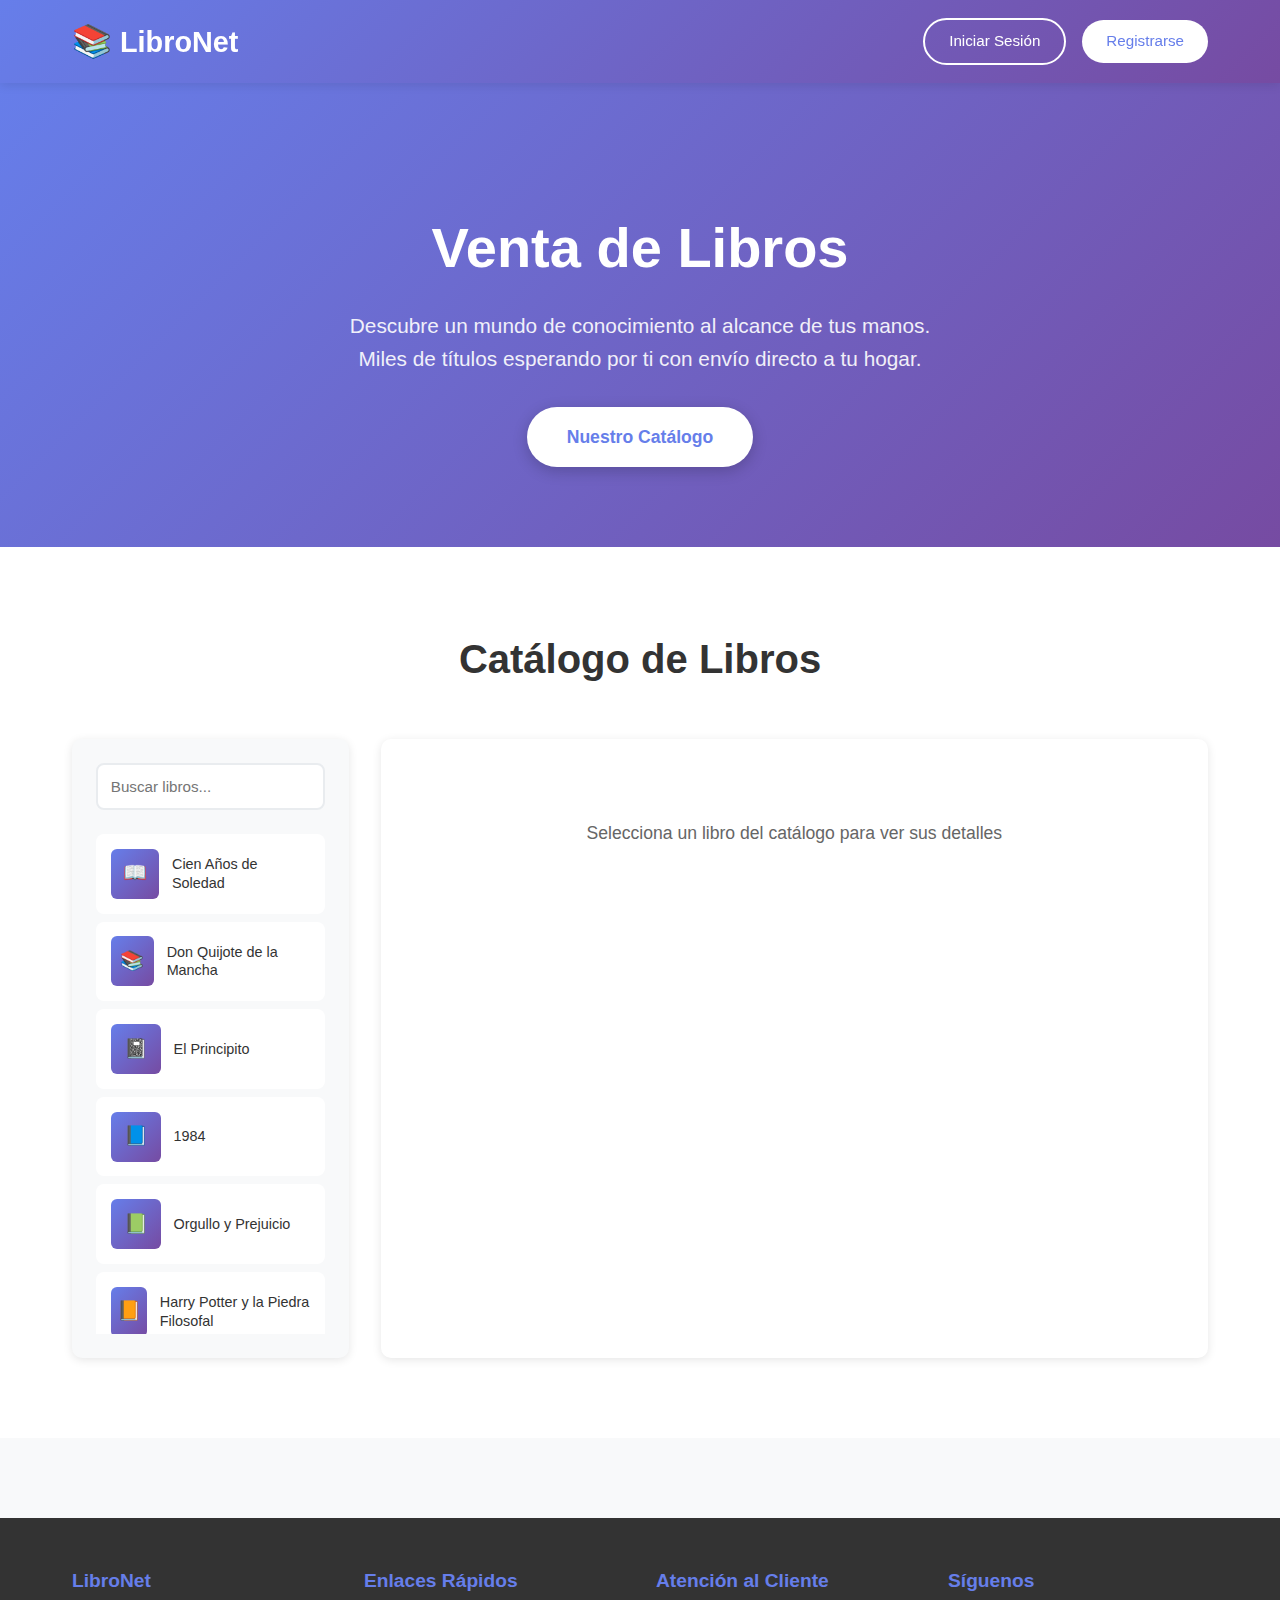
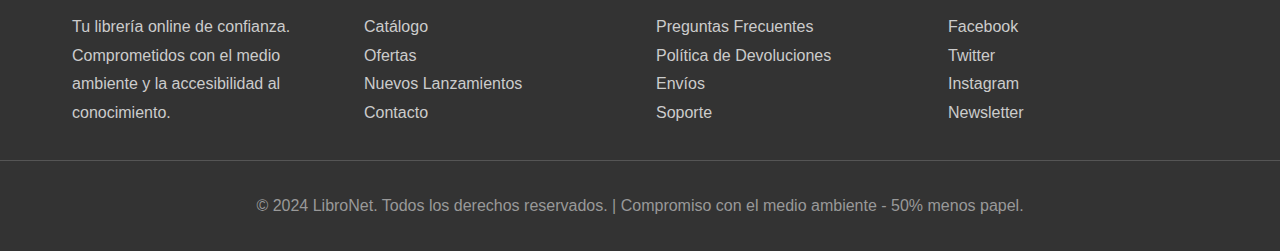
<file: index.html>
<!DOCTYPE html>
<html lang="es">

<head>
    <meta charset="UTF-8">
    <meta name="viewport" content="width=device-width, initial-scale=1.0">
    <title>LibroNet - Venta de Libros Online</title>
    <link rel="stylesheet" href="./css/general.css">
    <link rel="stylesheet" href="./css/index.css">
</head>

<body>
    <!-- Navbar -->
    <nav class="navbar">
        <div class="nav-container">
            <div class="logo">LibroNet</div>
            <div class="nav-buttons">
                <a href="./pages/login.html" class="btn btn-outline">Iniciar Sesión</a>
                <a href="./pages/register.html" class="btn btn-primary">Registrarse</a>
            </div>
        </div>
    </nav>

    <!-- Hero Section -->
    <section class="hero">
        <div class="hero-container">
            <h1>Venta de Libros</h1>
            <p>Descubre un mundo de conocimiento al alcance de tus manos. Miles de títulos esperando por ti con envío
                directo a tu hogar.</p>
            <a href="#catalogo" class="btn-hero">Nuestro Catálogo</a>
        </div>
    </section>

    <!-- Sección Catálogo -->
    <section id="catalogo" class="catalogo">
        <div class="catalogo-container">
            <h2>Catálogo de Libros</h2>
            <div class="catalogo-content">
                <!-- Panel Izquierdo - Lista de libros -->
                <div class="libros-panel">
                    <div class="search-container">
                        <input type="text" class="search-input" placeholder="Buscar libros..." id="searchInput">
                    </div>
                    <div class="libros-lista" id="librosLista">
                        <div class="libro-item" data-libro="1">
                            <div class="libro-imagen">📖</div>
                            <div class="libro-titulo">Cien Años de Soledad</div>
                        </div>
                        <div class="libro-item" data-libro="2">
                            <div class="libro-imagen">📚</div>
                            <div class="libro-titulo">Don Quijote de la Mancha</div>
                        </div>
                        <div class="libro-item" data-libro="3">
                            <div class="libro-imagen">📓</div>
                            <div class="libro-titulo">El Principito</div>
                        </div>
                        <div class="libro-item" data-libro="4">
                            <div class="libro-imagen">📘</div>
                            <div class="libro-titulo">1984</div>
                        </div>
                        <div class="libro-item" data-libro="5">
                            <div class="libro-imagen">📗</div>
                            <div class="libro-titulo">Orgullo y Prejuicio</div>
                        </div>
                        <div class="libro-item" data-libro="6">
                            <div class="libro-imagen">📙</div>
                            <div class="libro-titulo">Harry Potter y la Piedra Filosofal</div>
                        </div>
                        <div class="libro-item" data-libro="7">
                            <div class="libro-imagen">📕</div>
                            <div class="libro-titulo">El Señor de los Anillos</div>
                        </div>
                        <div class="libro-item" data-libro="8">
                            <div class="libro-imagen">📔</div>
                            <div class="libro-titulo">Crónica de una Muerte Anunciada</div>
                        </div>
                    </div>
                </div>

                <!-- Panel Derecho - Detalles del libro -->
                <div class="detalles-panel">
                    <div class="estado-inicial">
                        <p>Selecciona un libro del catálogo para ver sus detalles</p>
                    </div>

                    <!-- Detalles de cada libro -->
                    <div class="libro-detalle" data-detalle="1">
                        <div class="detalle-header">
                            <div class="detalle-imagen">📖</div>
                            <div class="detalle-info">
                                <h3>Cien Años de Soledad</h3>
                                <div class="detalle-autor">Gabriel García Márquez</div>
                                <div class="detalle-precio">$25.99</div>
                                <button class="btn-comprar">Agregar al Carrito</button>
                            </div>
                        </div>
                        <div class="detalle-descripcion">
                            <h4>Descripción</h4>
                            <p>Una obra maestra del realismo mágico que narra la historia de la familia Buendía a lo
                                largo de siete generaciones en el pueblo ficticio de Macondo. Esta novela épica explora
                                temas universales como el amor, la soledad, la guerra y el destino, convirtiéndose en
                                una de las obras más importantes de la literatura latinoamericana.</p>
                        </div>
                    </div>

                    <div class="libro-detalle" data-detalle="2">
                        <div class="detalle-header">
                            <div class="detalle-imagen">📚</div>
                            <div class="detalle-info">
                                <h3>Don Quijote de la Mancha</h3>
                                <div class="detalle-autor">Miguel de Cervantes</div>
                                <div class="detalle-precio">$22.50</div>
                                <button class="btn-comprar">Agregar al Carrito</button>
                            </div>
                        </div>
                        <div class="detalle-descripcion">
                            <h4>Descripción</h4>
                            <p>Considerada la primera novela moderna, esta obra maestra de Cervantes narra las aventuras
                                de Alonso Quixano, quien enloquecido por los libros de caballerías se convierte en Don
                                Quijote. Acompañado de su fiel escudero Sancho Panza, emprende aventuras que mezclan la
                                realidad con la fantasía.</p>
                        </div>
                    </div>

                    <div class="libro-detalle" data-detalle="3">
                        <div class="detalle-header">
                            <div class="detalle-imagen">📓</div>
                            <div class="detalle-info">
                                <h3>El Principito</h3>
                                <div class="detalle-autor">Antoine de Saint-Exupéry</div>
                                <div class="detalle-precio">$15.99</div>
                                <button class="btn-comprar">Agregar al Carrito</button>
                            </div>
                        </div>
                        <div class="detalle-descripcion">
                            <h4>Descripción</h4>
                            <p>Una hermosa fábula sobre la amistad, el amor y la pérdida de la inocencia. A través de
                                los ojos de un pequeño príncipe que viaja por diferentes planetas, Saint-Exupéry nos
                                enseña sobre los valores humanos más importantes y la importancia de ver con el corazón.
                            </p>
                        </div>
                    </div>

                    <div class="libro-detalle" data-detalle="4">
                        <div class="detalle-header">
                            <div class="detalle-imagen">📘</div>
                            <div class="detalle-info">
                                <h3>1984</h3>
                                <div class="detalle-autor">George Orwell</div>
                                <div class="detalle-precio">$19.99</div>
                                <button class="btn-comprar">Agregar al Carrito</button>
                            </div>
                        </div>
                        <div class="detalle-descripcion">
                            <h4>Descripción</h4>
                            <p>Una distopía que presenta un futuro totalitario donde el gobierno controla cada aspecto
                                de la vida. Winston Smith lucha por mantener su individualidad en un mundo donde el Gran
                                Hermano lo ve todo. Una reflexión profunda sobre el poder, la libertad y la
                                manipulación.</p>
                        </div>
                    </div>

                    <div class="libro-detalle" data-detalle="5">
                        <div class="detalle-header">
                            <div class="detalle-imagen">📗</div>
                            <div class="detalle-info">
                                <h3>Orgullo y Prejuicio</h3>
                                <div class="detalle-autor">Jane Austen</div>
                                <div class="detalle-precio">$18.75</div>
                                <button class="btn-comprar">Agregar al Carrito</button>
                            </div>
                        </div>
                        <div class="detalle-descripcion">
                            <h4>Descripción</h4>
                            <p>Una elegante novela romántica que explora las complejidades del amor, la clase social y
                                los prejuicios en la Inglaterra del siglo XIX. La historia de Elizabeth Bennet y Mr.
                                Darcy se ha convertido en un clásico atemporal sobre primeras impresiones y segundas
                                oportunidades.</p>
                        </div>
                    </div>

                    <div class="libro-detalle" data-detalle="6">
                        <div class="detalle-header">
                            <div class="detalle-imagen">📙</div>
                            <div class="detalle-info">
                                <h3>Harry Potter y la Piedra Filosofal</h3>
                                <div class="detalle-autor">J.K. Rowling</div>
                                <div class="detalle-precio">$21.99</div>
                                <button class="btn-comprar">Agregar al Carrito</button>
                            </div>
                        </div>
                        <div class="detalle-descripcion">
                            <h4>Descripción</h4>
                            <p>El primer libro de la saga que conquistó al mundo. Harry Potter descubre en su undécimo
                                cumpleaños que es un mago y es invitado a estudiar en Hogwarts. Una historia mágica
                                sobre la amistad, el valor y la lucha entre el bien y el mal que ha encantado a millones
                                de lectores.</p>
                        </div>
                    </div>

                    <div class="libro-detalle" data-detalle="7">
                        <div class="detalle-header">
                            <div class="detalle-imagen">📕</div>
                            <div class="detalle-info">
                                <h3>El Señor de los Anillos</h3>
                                <div class="detalle-autor">J.R.R. Tolkien</div>
                                <div class="detalle-precio">$35.99</div>
                                <button class="btn-comprar">Agregar al Carrito</button>
                            </div>
                        </div>
                        <div class="detalle-descripcion">
                            <h4>Descripción</h4>
                            <p>Una épica fantasía que sigue la aventura de Frodo Bolsón y la Comunidad del Anillo en su
                                misión para destruir el Anillo Único. Tolkien creó un mundo rico y detallado lleno de
                                criaturas mágicas, lenguas inventadas y una mitología compleja que ha influenciado toda
                                la literatura fantástica posterior.</p>
                        </div>
                    </div>

                    <div class="libro-detalle" data-detalle="8">
                        <div class="detalle-header">
                            <div class="detalle-imagen">📔</div>
                            <div class="detalle-info">
                                <h3>Crónica de una Muerte Anunciada</h3>
                                <div class="detalle-autor">Gabriel García Márquez</div>
                                <div class="detalle-precio">$17.50</div>
                                <button class="btn-comprar">Agregar al Carrito</button>
                            </div>
                        </div>
                        <div class="detalle-descripcion">
                            <h4>Descripción</h4>
                            <p>Una novela corta que reconstruye la historia de un asesinato anunciado desde el primer
                                párrafo. García Márquez explora temas como el honor, la fatalidad y la responsabilidad
                                colectiva en una narrativa que mezcla el periodismo con la literatura en una historia
                                inolvidable.</p>
                        </div>
                    </div>
                </div>
            </div>
        </div>
    </section>

    <!-- Footer -->
    <footer class="footer">
        <div class="footer-container">
            <div class="footer-section">
                <h4>LibroNet</h4>
                <p>Tu librería online de confianza. Comprometidos con el medio ambiente y la accesibilidad al
                    conocimiento.</p>
            </div>
            <div class="footer-section">
                <h4>Enlaces Rápidos</h4>
                <p><a href="#catalogo">Catálogo</a></p>
                <p><a href="#">Ofertas</a></p>
                <p><a href="#">Nuevos Lanzamientos</a></p>
                <p><a href="#">Contacto</a></p>
            </div>
            <div class="footer-section">
                <h4>Atención al Cliente</h4>
                <p><a href="#">Preguntas Frecuentes</a></p>
                <p><a href="#">Política de Devoluciones</a></p>
                <p><a href="#">Envíos</a></p>
                <p><a href="#">Soporte</a></p>
            </div>
            <div class="footer-section">
                <h4>Síguenos</h4>
                <p><a href="#">Facebook</a></p>
                <p><a href="#">Twitter</a></p>
                <p><a href="#">Instagram</a></p>
                <p><a href="#">Newsletter</a></p>
            </div>
        </div>
        <div class="footer-bottom">
            <p>&copy; 2024 LibroNet. Todos los derechos reservados. | Compromiso con el medio ambiente - 50% menos
                papel.</p>
        </div>
    </footer>

    <script>
        // Funcionalidad del catálogo
        document.addEventListener('DOMContentLoaded', function () {
            const librosItems = document.querySelectorAll('.libro-item');
            const librosDetalles = document.querySelectorAll('.libro-detalle');
            const estadoInicial = document.querySelector('.estado-inicial');
            const searchInput = document.getElementById('searchInput');

            // Función para mostrar detalles del libro
            function mostrarDetalle(libroId) {
                // Ocultar estado inicial
                estadoInicial.style.display = 'none';

                // Ocultar todos los detalles
                librosDetalles.forEach(detalle => {
                    detalle.classList.remove('active');
                });

                // Mostrar el detalle seleccionado
                const detalleSeleccionado = document.querySelector(`[data-detalle="${libroId}"]`);
                if (detalleSeleccionado) {
                    detalleSeleccionado.classList.add('active');
                }

                // Actualizar estado visual de la lista
                librosItems.forEach(item => {
                    item.classList.remove('selected');
                });

                const itemSeleccionado = document.querySelector(`[data-libro="${libroId}"]`);
                if (itemSeleccionado) {
                    itemSeleccionado.classList.add('selected');
                }
            }

            // Event listeners para los items de libros
            librosItems.forEach(item => {
                item.addEventListener('click', function () {
                    const libroId = this.getAttribute('data-libro');
                    mostrarDetalle(libroId);
                });
            });

            // Funcionalidad de búsqueda
            searchInput.addEventListener('input', function () {
                const searchTerm = this.value.toLowerCase();

                librosItems.forEach(item => {
                    const titulo = item.querySelector('.libro-titulo').textContent.toLowerCase();
                    if (titulo.includes(searchTerm)) {
                        item.style.display = 'flex';
                    } else {
                        item.style.display = 'none';
                    }
                });
            });

            // Smooth scroll para el botón del hero
            document.querySelector('.btn-hero').addEventListener('click', function (e) {
                e.preventDefault();
                document.getElementById('catalogo').scrollIntoView({
                    behavior: 'smooth'
                });
            });

            // Funcionalidad de los botones de compra
            document.querySelectorAll('.btn-comprar').forEach(btn => {
                btn.addEventListener('click', function () {
                    window.location.href = './pages/cart.html';
                });
            });
        });

        function prepararParaCaptura() {
            document.querySelector('.navbar').classList.add('fixed-navbar');
        }
    </script>
</body>

</html>
</file>
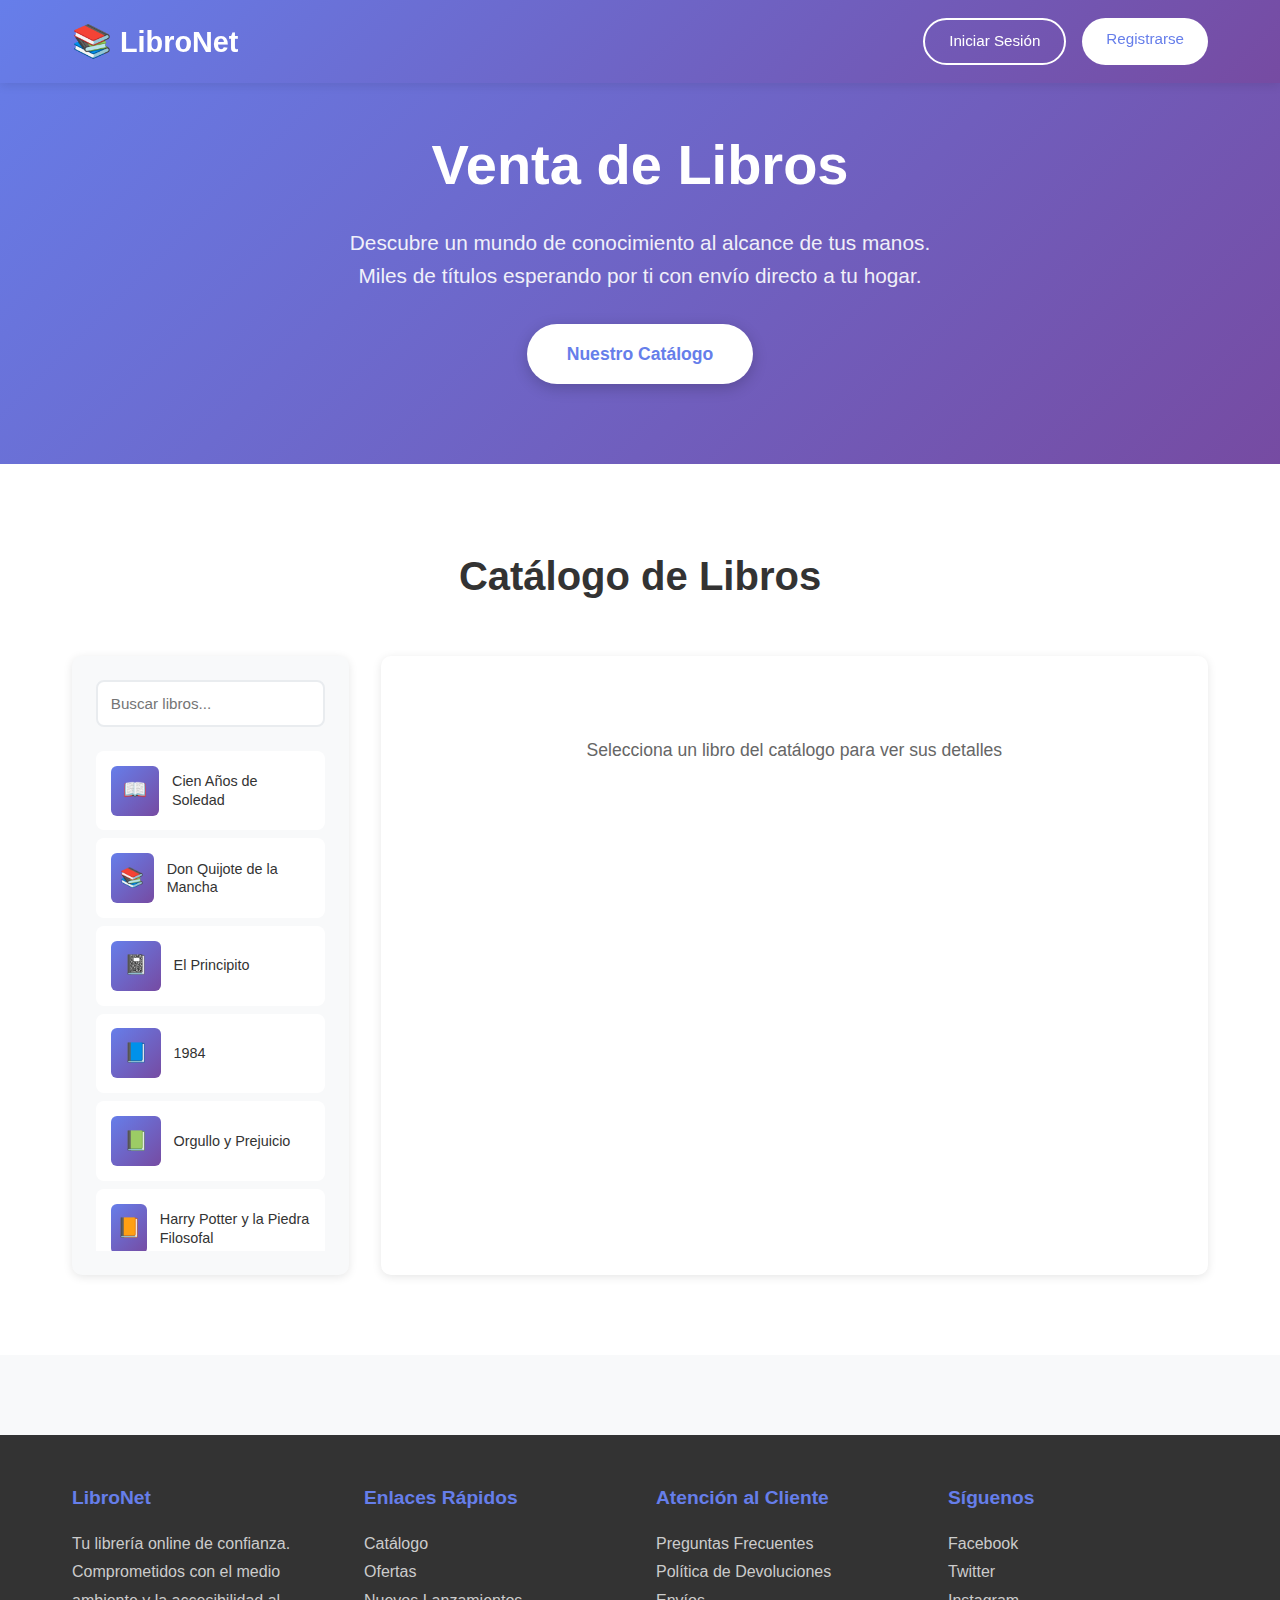
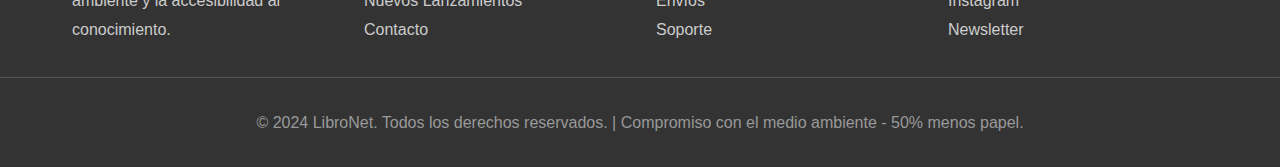
<file: libreria.html>
<!DOCTYPE html>
<html lang="es">
<head>
    <meta charset="UTF-8">
    <meta name="viewport" content="width=device-width, initial-scale=1.0">
    <title>LibroNet - Venta de Libros Online</title>
    <style>
        * {
            margin: 0;
            padding: 0;
            box-sizing: border-box;
        }

        body {
            font-family: 'Arial', sans-serif;
            line-height: 1.6;
            color: #333;
            background-color: #f8f9fa;
        }

        /* Navbar */
        .navbar {
            background: linear-gradient(135deg, #667eea 0%, #764ba2 100%);
            padding: 1rem 0;
            position: fixed;
            width: 100%;
            top: 0;
            z-index: 1000;
            box-shadow: 0 2px 10px rgba(0,0,0,0.1);
        }

        .nav-container {
            max-width: 1200px;
            margin: 0 auto;
            display: flex;
            justify-content: space-between;
            align-items: center;
            padding: 0 2rem;
        }

        .logo {
            display: flex;
            align-items: center;
            color: white;
            font-size: 1.8rem;
            font-weight: bold;
        }

        .logo::before {
            content: "📚";
            margin-right: 0.5rem;
            font-size: 2rem;
        }

        .nav-buttons {
            display: flex;
            gap: 1rem;
        }

        .btn {
            padding: 0.6rem 1.5rem;
            border: none;
            border-radius: 25px;
            cursor: pointer;
            font-size: 0.95rem;
            font-weight: 500;
            transition: all 0.3s ease;
            text-decoration: none;
            display: inline-block;
        }

        .btn-outline {
            background: transparent;
            color: white;
            border: 2px solid white;
        }

        .btn-outline:hover {
            background: white;
            color: #667eea;
        }

        .btn-primary {
            background: white;
            color: #667eea;
        }

        .btn-primary:hover {
            background: #f0f0f0;
            transform: translateY(-2px);
        }

        /* Hero Section */
        .hero {
            background: linear-gradient(135deg, #667eea 0%, #764ba2 100%);
            color: white;
            padding: 120px 0 80px;
            text-align: center;
        }

        .hero-container {
            max-width: 1200px;
            margin: 0 auto;
            padding: 0 2rem;
        }

        .hero h1 {
            font-size: 3.5rem;
            margin-bottom: 1rem;
            font-weight: 700;
        }

        .hero p {
            font-size: 1.3rem;
            margin-bottom: 2rem;
            opacity: 0.9;
            max-width: 600px;
            margin-left: auto;
            margin-right: auto;
        }

        .btn-hero {
            background: white;
            color: #667eea;
            padding: 1rem 2.5rem;
            font-size: 1.1rem;
            font-weight: 600;
            border-radius: 30px;
            text-decoration: none;
            display: inline-block;
            transition: all 0.3s ease;
            box-shadow: 0 4px 15px rgba(0,0,0,0.2);
        }

        .btn-hero:hover {
            transform: translateY(-3px);
            box-shadow: 0 6px 20px rgba(0,0,0,0.3);
        }

        /* Catálogo Section */
        .catalogo {
            padding: 80px 0;
            background: white;
        }

        .catalogo-container {
            max-width: 1200px;
            margin: 0 auto;
            padding: 0 2rem;
        }

        .catalogo h2 {
            text-align: center;
            font-size: 2.5rem;
            margin-bottom: 3rem;
            color: #333;
        }

        .catalogo-content {
            display: flex;
            gap: 2rem;
            min-height: 600px;
        }

        /* Panel Izquierdo - Lista de libros */
        .libros-panel {
            width: 25%;
            background: #f8f9fa;
            padding: 1.5rem;
            border-radius: 10px;
            box-shadow: 0 2px 10px rgba(0,0,0,0.1);
        }

        .search-container {
            margin-bottom: 1.5rem;
        }

        .search-input {
            width: 100%;
            padding: 0.8rem;
            border: 2px solid #e9ecef;
            border-radius: 8px;
            font-size: 0.95rem;
            transition: border-color 0.3s ease;
        }

        .search-input:focus {
            outline: none;
            border-color: #667eea;
        }

        .libros-lista {
            max-height: 500px;
            overflow-y: auto;
        }

        .libro-item {
            display: flex;
            align-items: center;
            padding: 0.8rem;
            margin-bottom: 0.5rem;
            background: white;
            border-radius: 8px;
            cursor: pointer;
            transition: all 0.3s ease;
            border: 2px solid transparent;
        }

        .libro-item:hover {
            background: #e3f2fd;
            transform: translateX(5px);
        }

        .libro-item.selected {
            border-color: #667eea;
            background: #e3f2fd;
        }

        .libro-imagen {
            width: 50px;
            height: 50px;
            background: linear-gradient(135deg, #667eea, #764ba2);
            border-radius: 6px;
            margin-right: 0.8rem;
            display: flex;
            align-items: center;
            justify-content: center;
            color: white;
            font-size: 1.2rem;
        }

        .libro-titulo {
            font-size: 0.9rem;
            font-weight: 500;
            color: #333;
            line-height: 1.3;
        }

        /* Panel Derecho - Detalles del libro */
        .detalles-panel {
            width: 75%;
            background: white;
            padding: 2rem;
            border-radius: 10px;
            box-shadow: 0 2px 10px rgba(0,0,0,0.1);
        }

        .libro-detalle {
            display: none;
        }

        .libro-detalle.active {
            display: block;
        }

        .detalle-header {
            display: flex;
            gap: 2rem;
            margin-bottom: 2rem;
        }

        .detalle-imagen {
            width: 150px;
            height: 200px;
            background: linear-gradient(135deg, #667eea, #764ba2);
            border-radius: 10px;
            display: flex;
            align-items: center;
            justify-content: center;
            color: white;
            font-size: 3rem;
        }

        .detalle-info h3 {
            font-size: 2rem;
            color: #333;
            margin-bottom: 0.5rem;
        }

        .detalle-autor {
            font-size: 1.2rem;
            color: #666;
            margin-bottom: 1rem;
        }

        .detalle-precio {
            font-size: 1.5rem;
            color: #28a745;
            font-weight: bold;
            margin-bottom: 1rem;
        }

        .btn-comprar {
            background: linear-gradient(135deg, #28a745, #20c997);
            color: white;
            padding: 0.8rem 2rem;
            border: none;
            border-radius: 25px;
            font-size: 1.1rem;
            font-weight: 600;
            cursor: pointer;
            transition: all 0.3s ease;
        }

        .btn-comprar:hover {
            transform: translateY(-2px);
            box-shadow: 0 4px 15px rgba(40, 167, 69, 0.3);
        }

        .detalle-descripcion {
            margin-top: 2rem;
        }

        .detalle-descripcion h4 {
            font-size: 1.3rem;
            color: #333;
            margin-bottom: 1rem;
        }

        .detalle-descripcion p {
            color: #666;
            line-height: 1.8;
            font-size: 1rem;
        }

        .estado-inicial {
            text-align: center;
            color: #666;
            font-size: 1.1rem;
            margin-top: 3rem;
        }

        /* Footer */
        .footer {
            background: #333;
            color: white;
            padding: 3rem 0 2rem;
            margin-top: 80px;
        }

        .footer-container {
            max-width: 1200px;
            margin: 0 auto;
            padding: 0 2rem;
            display: grid;
            grid-template-columns: repeat(auto-fit, minmax(250px, 1fr));
            gap: 2rem;
        }

        .footer-section h4 {
            font-size: 1.2rem;
            margin-bottom: 1rem;
            color: #667eea;
        }

        .footer-section p,
        .footer-section a {
            color: #ccc;
            text-decoration: none;
            line-height: 1.8;
        }

        .footer-section a:hover {
            color: white;
        }

        .footer-bottom {
            text-align: center;
            margin-top: 2rem;
            padding-top: 2rem;
            border-top: 1px solid #555;
            color: #999;
        }

        /* Responsive */
        @media (max-width: 768px) {
            .nav-container {
                padding: 0 1rem;
            }

            .hero h1 {
                font-size: 2.5rem;
            }

            .catalogo-content {
                flex-direction: column;
            }

            .libros-panel,
            .detalles-panel {
                width: 100%;
            }

            .detalle-header {
                flex-direction: column;
                align-items: center;
            }
        }
    </style>
</head>
<body>
    <!-- Navbar -->
    <nav class="navbar">
        <div class="nav-container">
            <div class="logo">LibroNet</div>
            <div class="nav-buttons">
                <a href="#" class="btn btn-outline">Iniciar Sesión</a>
                <a href="./register.html" class="btn btn-primary">Registrarse</a>
            </div>
        </div>
    </nav>

    <!-- Hero Section -->
    <section class="hero">
        <div class="hero-container">
            <h1>Venta de Libros</h1>
            <p>Descubre un mundo de conocimiento al alcance de tus manos. Miles de títulos esperando por ti con envío directo a tu hogar.</p>
            <a href="#catalogo" class="btn-hero">Nuestro Catálogo</a>
        </div>
    </section>

    <!-- Sección Catálogo -->
    <section id="catalogo" class="catalogo">
        <div class="catalogo-container">
            <h2>Catálogo de Libros</h2>
            <div class="catalogo-content">
                <!-- Panel Izquierdo - Lista de libros -->
                <div class="libros-panel">
                    <div class="search-container">
                        <input type="text" class="search-input" placeholder="Buscar libros..." id="searchInput">
                    </div>
                    <div class="libros-lista" id="librosLista">
                        <div class="libro-item" data-libro="1">
                            <div class="libro-imagen">📖</div>
                            <div class="libro-titulo">Cien Años de Soledad</div>
                        </div>
                        <div class="libro-item" data-libro="2">
                            <div class="libro-imagen">📚</div>
                            <div class="libro-titulo">Don Quijote de la Mancha</div>
                        </div>
                        <div class="libro-item" data-libro="3">
                            <div class="libro-imagen">📓</div>
                            <div class="libro-titulo">El Principito</div>
                        </div>
                        <div class="libro-item" data-libro="4">
                            <div class="libro-imagen">📘</div>
                            <div class="libro-titulo">1984</div>
                        </div>
                        <div class="libro-item" data-libro="5">
                            <div class="libro-imagen">📗</div>
                            <div class="libro-titulo">Orgullo y Prejuicio</div>
                        </div>
                        <div class="libro-item" data-libro="6">
                            <div class="libro-imagen">📙</div>
                            <div class="libro-titulo">Harry Potter y la Piedra Filosofal</div>
                        </div>
                        <div class="libro-item" data-libro="7">
                            <div class="libro-imagen">📕</div>
                            <div class="libro-titulo">El Señor de los Anillos</div>
                        </div>
                        <div class="libro-item" data-libro="8">
                            <div class="libro-imagen">📔</div>
                            <div class="libro-titulo">Crónica de una Muerte Anunciada</div>
                        </div>
                    </div>
                </div>

                <!-- Panel Derecho - Detalles del libro -->
                <div class="detalles-panel">
                    <div class="estado-inicial">
                        <p>Selecciona un libro del catálogo para ver sus detalles</p>
                    </div>

                    <!-- Detalles de cada libro -->
                    <div class="libro-detalle" data-detalle="1">
                        <div class="detalle-header">
                            <div class="detalle-imagen">📖</div>
                            <div class="detalle-info">
                                <h3>Cien Años de Soledad</h3>
                                <div class="detalle-autor">Gabriel García Márquez</div>
                                <div class="detalle-precio">$25.99</div>
                                <button class="btn-comprar">Agregar al Carrito</button>
                            </div>
                        </div>
                        <div class="detalle-descripcion">
                            <h4>Descripción</h4>
                            <p>Una obra maestra del realismo mágico que narra la historia de la familia Buendía a lo largo de siete generaciones en el pueblo ficticio de Macondo. Esta novela épica explora temas universales como el amor, la soledad, la guerra y el destino, convirtiéndose en una de las obras más importantes de la literatura latinoamericana.</p>
                        </div>
                    </div>

                    <div class="libro-detalle" data-detalle="2">
                        <div class="detalle-header">
                            <div class="detalle-imagen">📚</div>
                            <div class="detalle-info">
                                <h3>Don Quijote de la Mancha</h3>
                                <div class="detalle-autor">Miguel de Cervantes</div>
                                <div class="detalle-precio">$22.50</div>
                                <button class="btn-comprar">Agregar al Carrito</button>
                            </div>
                        </div>
                        <div class="detalle-descripcion">
                            <h4>Descripción</h4>
                            <p>Considerada la primera novela moderna, esta obra maestra de Cervantes narra las aventuras de Alonso Quixano, quien enloquecido por los libros de caballerías se convierte en Don Quijote. Acompañado de su fiel escudero Sancho Panza, emprende aventuras que mezclan la realidad con la fantasía.</p>
                        </div>
                    </div>

                    <div class="libro-detalle" data-detalle="3">
                        <div class="detalle-header">
                            <div class="detalle-imagen">📓</div>
                            <div class="detalle-info">
                                <h3>El Principito</h3>
                                <div class="detalle-autor">Antoine de Saint-Exupéry</div>
                                <div class="detalle-precio">$15.99</div>
                                <button class="btn-comprar">Agregar al Carrito</button>
                            </div>
                        </div>
                        <div class="detalle-descripcion">
                            <h4>Descripción</h4>
                            <p>Una hermosa fábula sobre la amistad, el amor y la pérdida de la inocencia. A través de los ojos de un pequeño príncipe que viaja por diferentes planetas, Saint-Exupéry nos enseña sobre los valores humanos más importantes y la importancia de ver con el corazón.</p>
                        </div>
                    </div>

                    <div class="libro-detalle" data-detalle="4">
                        <div class="detalle-header">
                            <div class="detalle-imagen">📘</div>
                            <div class="detalle-info">
                                <h3>1984</h3>
                                <div class="detalle-autor">George Orwell</div>
                                <div class="detalle-precio">$19.99</div>
                                <button class="btn-comprar">Agregar al Carrito</button>
                            </div>
                        </div>
                        <div class="detalle-descripcion">
                            <h4>Descripción</h4>
                            <p>Una distopía que presenta un futuro totalitario donde el gobierno controla cada aspecto de la vida. Winston Smith lucha por mantener su individualidad en un mundo donde el Gran Hermano lo ve todo. Una reflexión profunda sobre el poder, la libertad y la manipulación.</p>
                        </div>
                    </div>

                    <div class="libro-detalle" data-detalle="5">
                        <div class="detalle-header">
                            <div class="detalle-imagen">📗</div>
                            <div class="detalle-info">
                                <h3>Orgullo y Prejuicio</h3>
                                <div class="detalle-autor">Jane Austen</div>
                                <div class="detalle-precio">$18.75</div>
                                <button class="btn-comprar">Agregar al Carrito</button>
                            </div>
                        </div>
                        <div class="detalle-descripcion">
                            <h4>Descripción</h4>
                            <p>Una elegante novela romántica que explora las complejidades del amor, la clase social y los prejuicios en la Inglaterra del siglo XIX. La historia de Elizabeth Bennet y Mr. Darcy se ha convertido en un clásico atemporal sobre primeras impresiones y segundas oportunidades.</p>
                        </div>
                    </div>

                    <div class="libro-detalle" data-detalle="6">
                        <div class="detalle-header">
                            <div class="detalle-imagen">📙</div>
                            <div class="detalle-info">
                                <h3>Harry Potter y la Piedra Filosofal</h3>
                                <div class="detalle-autor">J.K. Rowling</div>
                                <div class="detalle-precio">$21.99</div>
                                <button class="btn-comprar">Agregar al Carrito</button>
                            </div>
                        </div>
                        <div class="detalle-descripcion">
                            <h4>Descripción</h4>
                            <p>El primer libro de la saga que conquistó al mundo. Harry Potter descubre en su undécimo cumpleaños que es un mago y es invitado a estudiar en Hogwarts. Una historia mágica sobre la amistad, el valor y la lucha entre el bien y el mal que ha encantado a millones de lectores.</p>
                        </div>
                    </div>

                    <div class="libro-detalle" data-detalle="7">
                        <div class="detalle-header">
                            <div class="detalle-imagen">📕</div>
                            <div class="detalle-info">
                                <h3>El Señor de los Anillos</h3>
                                <div class="detalle-autor">J.R.R. Tolkien</div>
                                <div class="detalle-precio">$35.99</div>
                                <button class="btn-comprar">Agregar al Carrito</button>
                            </div>
                        </div>
                        <div class="detalle-descripcion">
                            <h4>Descripción</h4>
                            <p>Una épica fantasía que sigue la aventura de Frodo Bolsón y la Comunidad del Anillo en su misión para destruir el Anillo Único. Tolkien creó un mundo rico y detallado lleno de criaturas mágicas, lenguas inventadas y una mitología compleja que ha influenciado toda la literatura fantástica posterior.</p>
                        </div>
                    </div>

                    <div class="libro-detalle" data-detalle="8">
                        <div class="detalle-header">
                            <div class="detalle-imagen">📔</div>
                            <div class="detalle-info">
                                <h3>Crónica de una Muerte Anunciada</h3>
                                <div class="detalle-autor">Gabriel García Márquez</div>
                                <div class="detalle-precio">$17.50</div>
                                <button class="btn-comprar">Agregar al Carrito</button>
                            </div>
                        </div>
                        <div class="detalle-descripcion">
                            <h4>Descripción</h4>
                            <p>Una novela corta que reconstruye la historia de un asesinato anunciado desde el primer párrafo. García Márquez explora temas como el honor, la fatalidad y la responsabilidad colectiva en una narrativa que mezcla el periodismo con la literatura en una historia inolvidable.</p>
                        </div>
                    </div>
                </div>
            </div>
        </div>
    </section>

    <!-- Footer -->
    <footer class="footer">
        <div class="footer-container">
            <div class="footer-section">
                <h4>LibroNet</h4>
                <p>Tu librería online de confianza. Comprometidos con el medio ambiente y la accesibilidad al conocimiento.</p>
            </div>
            <div class="footer-section">
                <h4>Enlaces Rápidos</h4>
                <p><a href="#catalogo">Catálogo</a></p>
                <p><a href="#">Ofertas</a></p>
                <p><a href="#">Nuevos Lanzamientos</a></p>
                <p><a href="#">Contacto</a></p>
            </div>
            <div class="footer-section">
                <h4>Atención al Cliente</h4>
                <p><a href="#">Preguntas Frecuentes</a></p>
                <p><a href="#">Política de Devoluciones</a></p>
                <p><a href="#">Envíos</a></p>
                <p><a href="#">Soporte</a></p>
            </div>
            <div class="footer-section">
                <h4>Síguenos</h4>
                <p><a href="#">Facebook</a></p>
                <p><a href="#">Twitter</a></p>
                <p><a href="#">Instagram</a></p>
                <p><a href="#">Newsletter</a></p>
            </div>
        </div>
        <div class="footer-bottom">
            <p>&copy; 2024 LibroNet. Todos los derechos reservados. | Compromiso con el medio ambiente - 50% menos papel.</p>
        </div>
    </footer>

    <script>
        // Funcionalidad del catálogo
        document.addEventListener('DOMContentLoaded', function() {
            const librosItems = document.querySelectorAll('.libro-item');
            const librosDetalles = document.querySelectorAll('.libro-detalle');
            const estadoInicial = document.querySelector('.estado-inicial');
            const searchInput = document.getElementById('searchInput');

            // Función para mostrar detalles del libro
            function mostrarDetalle(libroId) {
                // Ocultar estado inicial
                estadoInicial.style.display = 'none';
                
                // Ocultar todos los detalles
                librosDetalles.forEach(detalle => {
                    detalle.classList.remove('active');
                });
                
                // Mostrar el detalle seleccionado
                const detalleSeleccionado = document.querySelector(`[data-detalle="${libroId}"]`);
                if (detalleSeleccionado) {
                    detalleSeleccionado.classList.add('active');
                }
                
                // Actualizar estado visual de la lista
                librosItems.forEach(item => {
                    item.classList.remove('selected');
                });
                
                const itemSeleccionado = document.querySelector(`[data-libro="${libroId}"]`);
                if (itemSeleccionado) {
                    itemSeleccionado.classList.add('selected');
                }
            }

            // Event listeners para los items de libros
            librosItems.forEach(item => {
                item.addEventListener('click', function() {
                    const libroId = this.getAttribute('data-libro');
                    mostrarDetalle(libroId);
                });
            });

            // Funcionalidad de búsqueda
            searchInput.addEventListener('input', function() {
                const searchTerm = this.value.toLowerCase();
                
                librosItems.forEach(item => {
                    const titulo = item.querySelector('.libro-titulo').textContent.toLowerCase();
                    if (titulo.includes(searchTerm)) {
                        item.style.display = 'flex';
                    } else {
                        item.style.display = 'none';
                    }
                });
            });

            // Smooth scroll para el botón del hero
            document.querySelector('.btn-hero').addEventListener('click', function(e) {
                e.preventDefault();
                document.getElementById('catalogo').scrollIntoView({
                    behavior: 'smooth'
                });
            });

            // Funcionalidad de los botones de compra
            document.querySelectorAll('.btn-comprar').forEach(btn => {
                btn.addEventListener('click', function() {
                    alert('Funcionalidad de compra - En desarrollo para el prototipo');
                });
            });
        });
    </script>
</body>
</html>
</file>
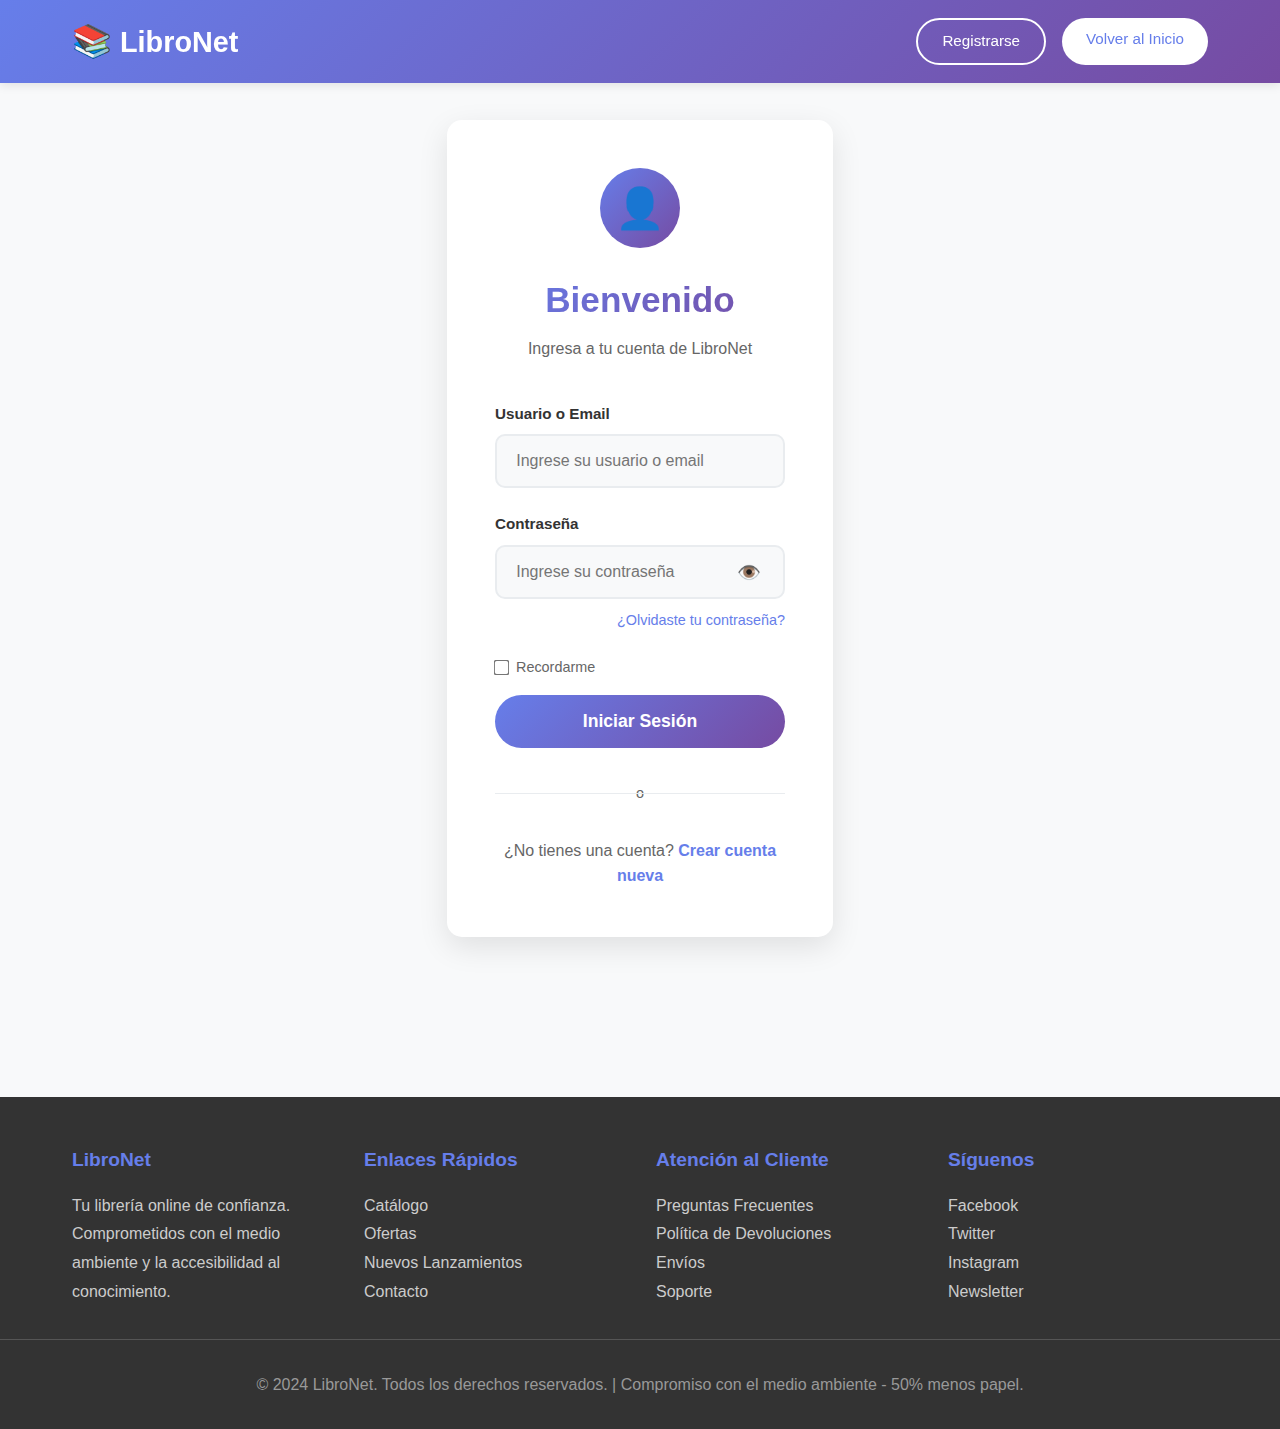
<file: login.html>
<!DOCTYPE html>
<html lang="es">
<head>
    <meta charset="UTF-8">
    <meta name="viewport" content="width=device-width, initial-scale=1.0">
    <title>Iniciar Sesión - LibroNet</title>
    <style>
        * {
            margin: 0;
            padding: 0;
            box-sizing: border-box;
        }

        body {
            font-family: 'Arial', sans-serif;
            line-height: 1.6;
            color: #333;
            background-color: #f8f9fa;
        }

        /* Navbar */
        .navbar {
            background: linear-gradient(135deg, #667eea 0%, #764ba2 100%);
            padding: 1rem 0;
            position: fixed;
            width: 100%;
            top: 0;
            z-index: 1000;
            box-shadow: 0 2px 10px rgba(0,0,0,0.1);
        }

        .nav-container {
            max-width: 1200px;
            margin: 0 auto;
            display: flex;
            justify-content: space-between;
            align-items: center;
            padding: 0 2rem;
        }

        .logo {
            display: flex;
            align-items: center;
            color: white;
            font-size: 1.8rem;
            font-weight: bold;
        }

        .logo::before {
            content: "📚";
            margin-right: 0.5rem;
            font-size: 2rem;
        }

        .nav-buttons {
            display: flex;
            gap: 1rem;
        }

        .btn {
            padding: 0.6rem 1.5rem;
            border: none;
            border-radius: 25px;
            cursor: pointer;
            font-size: 0.95rem;
            font-weight: 500;
            transition: all 0.3s ease;
            text-decoration: none;
            display: inline-block;
        }

        .btn-outline {
            background: transparent;
            color: white;
            border: 2px solid white;
        }

        .btn-outline:hover {
            background: white;
            color: #667eea;
        }

        .btn-primary {
            background: white;
            color: #667eea;
        }

        .btn-primary:hover {
            background: #f0f0f0;
            transform: translateY(-2px);
        }

        /* Main Content */
        .main-content {
            padding: 120px 0 80px;
            min-height: calc(100vh - 300px);
            display: flex;
            align-items: center;
            justify-content: center;
        }

        .login-container {
            max-width: 450px;
            width: 100%;
            padding: 0 2rem;
        }

        .login-card {
            background: white;
            padding: 3rem;
            border-radius: 15px;
            box-shadow: 0 10px 30px rgba(0,0,0,0.1);
            text-align: center;
        }

        .login-header {
            margin-bottom: 2.5rem;
        }

        .login-icon {
            width: 80px;
            height: 80px;
            background: linear-gradient(135deg, #667eea, #764ba2);
            border-radius: 50%;
            display: flex;
            align-items: center;
            justify-content: center;
            margin: 0 auto 1.5rem;
            font-size: 2.5rem;
            color: white;
        }

        .login-header h1 {
            font-size: 2.2rem;
            color: #333;
            margin-bottom: 0.5rem;
            background: linear-gradient(135deg, #667eea, #764ba2);
            -webkit-background-clip: text;
            -webkit-text-fill-color: transparent;
            background-clip: text;
        }

        .login-header p {
            color: #666;
            font-size: 1rem;
        }

        .form-group {
            margin-bottom: 1.5rem;
            text-align: left;
        }

        .form-label {
            display: block;
            font-weight: 600;
            color: #333;
            margin-bottom: 0.5rem;
            font-size: 0.95rem;
        }

        .form-input {
            width: 100%;
            padding: 1rem 1.2rem;
            border: 2px solid #e9ecef;
            border-radius: 10px;
            font-size: 1rem;
            transition: all 0.3s ease;
            background: #f8f9fa;
        }

        .form-input:focus {
            outline: none;
            border-color: #667eea;
            background: white;
            box-shadow: 0 0 0 3px rgba(102, 126, 234, 0.1);
        }

        .form-input:valid {
            border-color: #28a745;
        }

        .password-container {
            position: relative;
        }

        .password-toggle {
            position: absolute;
            right: 1rem;
            top: 50%;
            transform: translateY(-50%);
            background: none;
            border: none;
            cursor: pointer;
            color: #666;
            font-size: 1.2rem;
            padding: 0.5rem;
        }

        .password-toggle:hover {
            color: #667eea;
        }

        .forgot-password {
            text-align: right;
            margin-top: 0.5rem;
        }

        .forgot-password a {
            color: #667eea;
            text-decoration: none;
            font-size: 0.9rem;
        }

        .forgot-password a:hover {
            text-decoration: underline;
        }

        .btn-login {
            width: 100%;
            background: linear-gradient(135deg, #667eea, #764ba2);
            color: white;
            padding: 1rem 2rem;
            border: none;
            border-radius: 30px;
            font-size: 1.1rem;
            font-weight: 600;
            cursor: pointer;
            transition: all 0.3s ease;
            margin-top: 1rem;
        }

        .btn-login:hover {
            transform: translateY(-2px);
            box-shadow: 0 6px 20px rgba(102, 126, 234, 0.3);
        }

        .btn-login:disabled {
            background: #ccc;
            cursor: not-allowed;
            transform: none;
            box-shadow: none;
        }

        .divider {
            margin: 2rem 0;
            position: relative;
            text-align: center;
        }

        .divider::before {
            content: '';
            position: absolute;
            top: 50%;
            left: 0;
            right: 0;
            height: 1px;
            background: #e9ecef;
        }

        .divider span {
            background: white;
            padding: 0 1rem;
            color: #666;
            font-size: 0.9rem;
        }

        .register-link {
            text-align: center;
            color: #666;
        }

        .register-link a {
            color: #667eea;
            text-decoration: none;
            font-weight: 600;
        }

        .register-link a:hover {
            text-decoration: underline;
        }

        .remember-me {
            display: flex;
            align-items: center;
            gap: 0.5rem;
            margin-top: 1rem;
        }

        .remember-me input[type="checkbox"] {
            accent-color: #667eea;
            transform: scale(1.2);
        }

        .remember-me label {
            font-size: 0.9rem;
            color: #666;
            cursor: pointer;
        }

        .error-message {
            background: #f8d7da;
            color: #721c24;
            padding: 0.75rem;
            border-radius: 8px;
            margin-bottom: 1rem;
            font-size: 0.9rem;
            display: none;
        }

        .success-message {
            background: #d1edff;
            color: #0c5460;
            padding: 0.75rem;
            border-radius: 8px;
            margin-bottom: 1rem;
            font-size: 0.9rem;
            display: none;
        }

        /* Footer */
        .footer {
            background: #333;
            color: white;
            padding: 3rem 0 2rem;
            margin-top: 80px;
        }

        .footer-container {
            max-width: 1200px;
            margin: 0 auto;
            padding: 0 2rem;
            display: grid;
            grid-template-columns: repeat(auto-fit, minmax(250px, 1fr));
            gap: 2rem;
        }

        .footer-section h4 {
            font-size: 1.2rem;
            margin-bottom: 1rem;
            color: #667eea;
        }

        .footer-section p,
        .footer-section a {
            color: #ccc;
            text-decoration: none;
            line-height: 1.8;
        }

        .footer-section a:hover {
            color: white;
        }

        .footer-bottom {
            text-align: center;
            margin-top: 2rem;
            padding-top: 2rem;
            border-top: 1px solid #555;
            color: #999;
        }

        /* Responsive */
        @media (max-width: 768px) {
            .nav-container {
                padding: 0 1rem;
            }

            .login-container {
                padding: 0 1rem;
            }

            .login-card {
                padding: 2rem;
            }

            .login-header h1 {
                font-size: 1.8rem;
            }
        }

        @media (max-width: 480px) {
            .login-card {
                padding: 1.5rem;
            }

            .login-header h1 {
                font-size: 1.6rem;
            }

            .login-icon {
                width: 60px;
                height: 60px;
                font-size: 2rem;
            }
        }
    </style>
</head>
<body>
    <!-- Navbar -->
    <nav class="navbar">
        <div class="nav-container">
            <div class="logo">LibroNet</div>
            <div class="nav-buttons">
                <a href="./register.html" class="btn btn-outline">Registrarse</a>
                <a href="./index.html" class="btn btn-primary">Volver al Inicio</a>
            </div>
        </div>
    </nav>

    <!-- Main Content -->
    <main class="main-content">
        <div class="login-container">
            <div class="login-card">
                <div class="login-header">
                    <div class="login-icon">👤</div>
                    <h1>Bienvenido</h1>
                    <p>Ingresa a tu cuenta de LibroNet</p>
                </div>

                <div id="errorMessage" class="error-message"></div>
                <div id="successMessage" class="success-message"></div>

                <form id="loginForm" novalidate>
                    <div class="form-group">
                        <label for="usuario" class="form-label">Usuario o Email</label>
                        <input type="text" id="usuario" name="usuario" class="form-input" required placeholder="Ingrese su usuario o email">
                    </div>

                    <div class="form-group">
                        <label for="password" class="form-label">Contraseña</label>
                        <div class="password-container">
                            <input type="password" id="password" name="password" class="form-input" required placeholder="Ingrese su contraseña">
                            <button type="button" class="password-toggle" id="passwordToggle">👁️</button>
                        </div>
                        <div class="forgot-password">
                            <a href="#">¿Olvidaste tu contraseña?</a>
                        </div>
                    </div>

                    <div class="remember-me">
                        <input type="checkbox" id="remember" name="remember">
                        <label for="remember">Recordarme</label>
                    </div>

                    <button type="submit" class="btn-login" id="loginBtn">Iniciar Sesión</button>
                </form>

                <div class="divider">
                    <span>o</span>
                </div>

                <div class="register-link">
                    <p>¿No tienes una cuenta? <a href="register.html">Crear cuenta nueva</a></p>
                </div>
            </div>
        </div>
    </main>

    <!-- Footer -->
    <footer class="footer">
        <div class="footer-container">
            <div class="footer-section">
                <h4>LibroNet</h4>
                <p>Tu librería online de confianza. Comprometidos con el medio ambiente y la accesibilidad al conocimiento.</p>
            </div>
            <div class="footer-section">
                <h4>Enlaces Rápidos</h4>
                <p><a href="#catalogo">Catálogo</a></p>
                <p><a href="#">Ofertas</a></p>
                <p><a href="#">Nuevos Lanzamientos</a></p>
                <p><a href="#">Contacto</a></p>
            </div>
            <div class="footer-section">
                <h4>Atención al Cliente</h4>
                <p><a href="#">Preguntas Frecuentes</a></p>
                <p><a href="#">Política de Devoluciones</a></p>
                <p><a href="#">Envíos</a></p>
                <p><a href="#">Soporte</a></p>
            </div>
            <div class="footer-section">
                <h4>Síguenos</h4>
                <p><a href="#">Facebook</a></p>
                <p><a href="#">Twitter</a></p>
                <p><a href="#">Instagram</a></p>
                <p><a href="#">Newsletter</a></p>
            </div>
        </div>
        <div class="footer-bottom">
            <p>&copy; 2024 LibroNet. Todos los derechos reservados. | Compromiso con el medio ambiente - 50% menos papel.</p>
        </div>
    </footer>

    <script>
        // Toggle password visibility
        document.getElementById('passwordToggle').addEventListener('click', function() {
            const passwordInput = document.getElementById('password');
            const toggleBtn = this;
            
            if (passwordInput.type === 'password') {
                passwordInput.type = 'text';
                toggleBtn.textContent = '🙈';
            } else {
                passwordInput.type = 'password';
                toggleBtn.textContent = '👁️';
            }
        });

        // Form validation and submission
        document.getElementById('loginForm').addEventListener('submit', function(e) {
            e.preventDefault();
            
            const usuario = document.getElementById('usuario').value.trim();
            const password = document.getElementById('password').value;
            const errorMessage = document.getElementById('errorMessage');
            const successMessage = document.getElementById('successMessage');
            const loginBtn = document.getElementById('loginBtn');
            
            // Hide previous messages
            errorMessage.style.display = 'none';
            successMessage.style.display = 'none';
            
            // Basic validation
            if (!usuario || !password) {
                showError('Por favor, complete todos los campos.');
                return;
            }
            
            if (password.length < 6) {
                showError('La contraseña debe tener al menos 6 caracteres.');
                return;
            }
            
            // Simulate login process
            loginBtn.disabled = true;
            loginBtn.textContent = 'Iniciando sesión...';
            
            // Simulate API call delay
            setTimeout(() => {
                // Here you would normally make an API call to authenticate
                // For demo purposes, we'll simulate a successful login
                
                if (usuario === 'demo' && password === 'demo123') {
                    showSuccess('¡Inicio de sesión exitoso! Redirigiendo...');
                    setTimeout(() => {
                        window.location.href = 'Libreria.html';
                    }, 2000);
                } else {
                    showError('Usuario o contraseña incorrectos. (Prueba: demo / demo123)');
                    loginBtn.disabled = false;
                    loginBtn.textContent = 'Iniciar Sesión';
                }
            }, 1500);
        });
        
        function showError(message) {
            const errorMessage = document.getElementById('errorMessage');
            errorMessage.textContent = message;
            errorMessage.style.display = 'block';
        }
        
        function showSuccess(message) {
            const successMessage = document.getElementById('successMessage');
            successMessage.textContent = message;
            successMessage.style.display = 'block';
        }
        
        // Real-time validation feedback
        document.getElementById('usuario').addEventListener('input', function() {
            if (this.value.trim().length > 0) {
                this.style.borderColor = '#28a745';
            } else {
                this.style.borderColor = '#e9ecef';
            }
        });
        
        document.getElementById('password').addEventListener('input', function() {
            if (this.value.length >= 6) {
                this.style.borderColor = '#28a745';
            } else if (this.value.length > 0) {
                this.style.borderColor = '#ffc107';
            } else {
                this.style.borderColor = '#e9ecef';
            }
        });
        
        // Enter key support
        document.addEventListener('keypress', function(e) {
            if (e.key === 'Enter' && e.target.matches('#usuario, #password')) {
                document.getElementById('loginForm').dispatchEvent(new Event('submit'));
            }
        });
    </script>
</body>
</html>
</file>
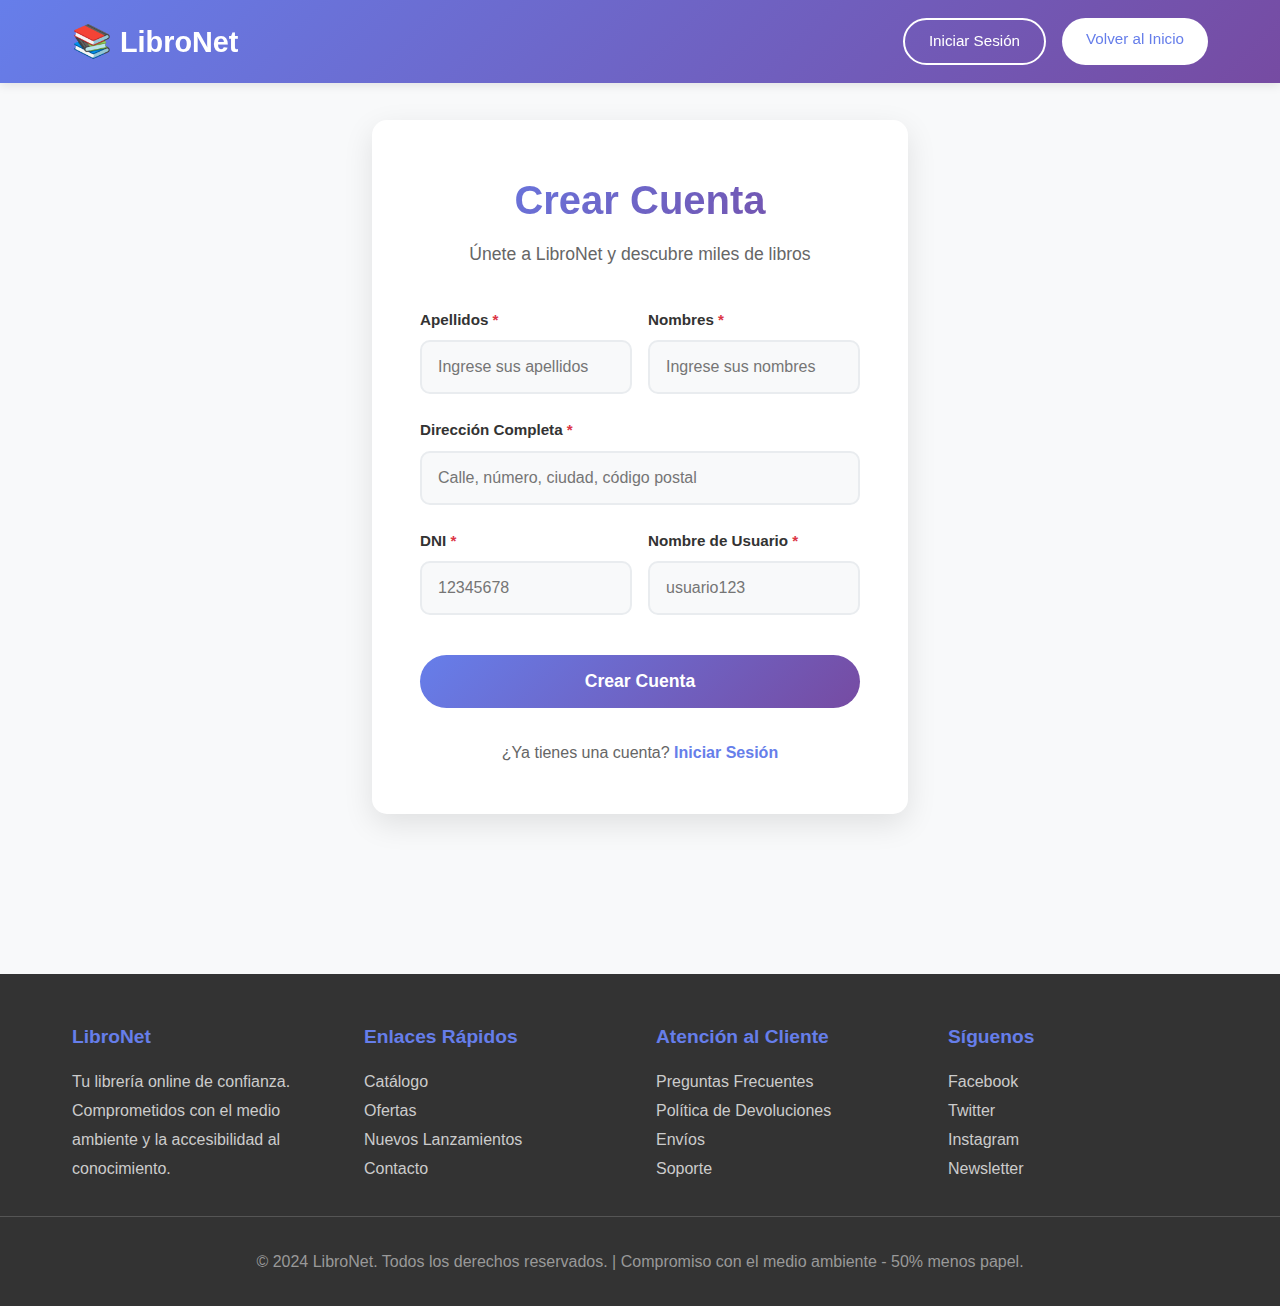
<file: register.html>
<!DOCTYPE html>
<html lang="es">
<head>
    <meta charset="UTF-8">
    <meta name="viewport" content="width=device-width, initial-scale=1.0">
    <title>Registro - LibroNet</title>
    <style>
        * {
            margin: 0;
            padding: 0;
            box-sizing: border-box;
        }

        body {
            font-family: 'Arial', sans-serif;
            line-height: 1.6;
            color: #333;
            background-color: #f8f9fa;
        }

        /* Navbar */
        .navbar {
            background: linear-gradient(135deg, #667eea 0%, #764ba2 100%);
            padding: 1rem 0;
            position: fixed;
            width: 100%;
            top: 0;
            z-index: 1000;
            box-shadow: 0 2px 10px rgba(0,0,0,0.1);
        }

        .nav-container {
            max-width: 1200px;
            margin: 0 auto;
            display: flex;
            justify-content: space-between;
            align-items: center;
            padding: 0 2rem;
        }

        .logo {
            display: flex;
            align-items: center;
            color: white;
            font-size: 1.8rem;
            font-weight: bold;
        }

        .logo::before {
            content: "📚";
            margin-right: 0.5rem;
            font-size: 2rem;
        }

        .nav-buttons {
            display: flex;
            gap: 1rem;
        }

        .btn {
            padding: 0.6rem 1.5rem;
            border: none;
            border-radius: 25px;
            cursor: pointer;
            font-size: 0.95rem;
            font-weight: 500;
            transition: all 0.3s ease;
            text-decoration: none;
            display: inline-block;
        }

        .btn-outline {
            background: transparent;
            color: white;
            border: 2px solid white;
        }

        .btn-outline:hover {
            background: white;
            color: #667eea;
        }

        .btn-primary {
            background: white;
            color: #667eea;
        }

        .btn-primary:hover {
            background: #f0f0f0;
            transform: translateY(-2px);
        }

        /* Main Content */
        .main-content {
            padding: 120px 0 80px;
            min-height: calc(100vh - 300px);
        }

        .register-container {
            max-width: 600px;
            margin: 0 auto;
            padding: 0 2rem;
        }

        .register-card {
            background: white;
            padding: 3rem;
            border-radius: 15px;
            box-shadow: 0 10px 30px rgba(0,0,0,0.1);
        }

        .register-header {
            text-align: center;
            margin-bottom: 2.5rem;
        }

        .register-header h1 {
            font-size: 2.5rem;
            color: #333;
            margin-bottom: 0.5rem;
            background: linear-gradient(135deg, #667eea, #764ba2);
            -webkit-background-clip: text;
            -webkit-text-fill-color: transparent;
            background-clip: text;
        }

        .register-header p {
            color: #666;
            font-size: 1.1rem;
        }

        .form-group {
            margin-bottom: 1.5rem;
        }

        .form-label {
            display: block;
            font-weight: 600;
            color: #333;
            margin-bottom: 0.5rem;
            font-size: 0.95rem;
        }

        .form-input {
            width: 100%;
            padding: 1rem;
            border: 2px solid #e9ecef;
            border-radius: 10px;
            font-size: 1rem;
            transition: all 0.3s ease;
            background: #f8f9fa;
        }

        .form-input:focus {
            outline: none;
            border-color: #667eea;
            background: white;
            box-shadow: 0 0 0 3px rgba(102, 126, 234, 0.1);
        }

        .form-input:valid {
            border-color: #28a745;
        }

        .form-row {
            display: grid;
            grid-template-columns: 1fr 1fr;
            gap: 1rem;
        }

        .btn-register {
            width: 100%;
            background: linear-gradient(135deg, #667eea, #764ba2);
            color: white;
            padding: 1rem 2rem;
            border: none;
            border-radius: 30px;
            font-size: 1.1rem;
            font-weight: 600;
            cursor: pointer;
            transition: all 0.3s ease;
            margin-top: 1rem;
        }

        .btn-register:hover {
            transform: translateY(-2px);
            box-shadow: 0 6px 20px rgba(102, 126, 234, 0.3);
        }

        .login-link {
            text-align: center;
            margin-top: 2rem;
            color: #666;
        }

        .login-link a {
            color: #667eea;
            text-decoration: none;
            font-weight: 600;
        }

        .login-link a:hover {
            text-decoration: underline;
        }

        .required {
            color: #dc3545;
        }

        /* Footer */
        .footer {
            background: #333;
            color: white;
            padding: 3rem 0 2rem;
            margin-top: 80px;
        }

        .footer-container {
            max-width: 1200px;
            margin: 0 auto;
            padding: 0 2rem;
            display: grid;
            grid-template-columns: repeat(auto-fit, minmax(250px, 1fr));
            gap: 2rem;
        }

        .footer-section h4 {
            font-size: 1.2rem;
            margin-bottom: 1rem;
            color: #667eea;
        }

        .footer-section p,
        .footer-section a {
            color: #ccc;
            text-decoration: none;
            line-height: 1.8;
        }

        .footer-section a:hover {
            color: white;
        }

        .footer-bottom {
            text-align: center;
            margin-top: 2rem;
            padding-top: 2rem;
            border-top: 1px solid #555;
            color: #999;
        }

        /* Responsive */
        @media (max-width: 768px) {
            .nav-container {
                padding: 0 1rem;
            }

            .register-container {
                padding: 0 1rem;
            }

            .register-card {
                padding: 2rem;
            }

            .register-header h1 {
                font-size: 2rem;
            }

            .form-row {
                grid-template-columns: 1fr;
            }
        }

        @media (max-width: 480px) {
            .register-card {
                padding: 1.5rem;
            }

            .register-header h1 {
                font-size: 1.8rem;
            }
        }
    </style>
</head>
<body>
    <!-- Navbar -->
    <nav class="navbar">
        <div class="nav-container">
            <div class="logo">LibroNet</div>
            <div class="nav-buttons">
                <a href="./login.html" class="btn btn-outline">Iniciar Sesión</a>
                <a href="./libreria.html" class="btn btn-primary">Volver al Inicio</a>
            </div>
        </div>
    </nav>

    <!-- Main Content -->
    <main class="main-content">
        <div class="register-container">
            <div class="register-card">
                <div class="register-header">
                    <h1>Crear Cuenta</h1>
                    <p>Únete a LibroNet y descubre miles de libros</p>
                </div>

                <form id="registerForm" novalidate>
                    <div class="form-row">
                        <div class="form-group">
                            <label for="apellidos" class="form-label">Apellidos <span class="required">*</span></label>
                            <input type="text" id="apellidos" name="apellidos" class="form-input" required placeholder="Ingrese sus apellidos">
                        </div>
                        <div class="form-group">
                            <label for="nombres" class="form-label">Nombres <span class="required">*</span></label>
                            <input type="text" id="nombres" name="nombres" class="form-input" required placeholder="Ingrese sus nombres">
                        </div>
                    </div>

                    <div class="form-group">
                        <label for="direccion" class="form-label">Dirección Completa <span class="required">*</span></label>
                        <input type="text" id="direccion" name="direccion" class="form-input" required placeholder="Calle, número, ciudad, código postal">
                    </div>

                    <div class="form-row">
                        <div class="form-group">
                            <label for="dni" class="form-label">DNI <span class="required">*</span></label>
                            <input type="text" id="dni" name="dni" class="form-input" required placeholder="12345678" pattern="[0-9]{8}" maxlength="8">
                        </div>
                        <div class="form-group">
                            <label for="usuario" class="form-label">Nombre de Usuario <span class="required">*</span></label>
                            <input type="text" id="usuario" name="usuario" class="form-input" required placeholder="usuario123" pattern="[a-zA-Z0-9_]{3,20}">
                        </div>
                    </div>

                    <button type="submit" class="btn-register">Crear Cuenta</button>
                </form>

                <div class="login-link">
                    <p>¿Ya tienes una cuenta? <a href="#">Iniciar Sesión</a></p>
                </div>
            </div>
        </div>
    </main>

    <!-- Footer -->
    <footer class="footer">
        <div class="footer-container">
            <div class="footer-section">
                <h4>LibroNet</h4>
                <p>Tu librería online de confianza. Comprometidos con el medio ambiente y la accesibilidad al conocimiento.</p>
            </div>
            <div class="footer-section">
                <h4>Enlaces Rápidos</h4>
                <p><a href="#catalogo">Catálogo</a></p>
                <p><a href="#">Ofertas</a></p>
                <p><a href="#">Nuevos Lanzamientos</a></p>
                <p><a href="#">Contacto</a></p>
            </div>
            <div class="footer-section">
                <h4>Atención al Cliente</h4>
                <p><a href="#">Preguntas Frecuentes</a></p>
                <p><a href="#">Política de Devoluciones</a></p>
                <p><a href="#">Envíos</a></p>
                <p><a href="#">Soporte</a></p>
            </div>
            <div class="footer-section">
                <h4>Síguenos</h4>
                <p><a href="#">Facebook</a></p>
                <p><a href="#">Twitter</a></p>
                <p><a href="#">Instagram</a></p>
                <p><a href="#">Newsletter</a></p>
            </div>
        </div>
        <div class="footer-bottom">
            <p>&copy; 2024 LibroNet. Todos los derechos reservados. | Compromiso con el medio ambiente - 50% menos papel.</p>
        </div>
    </footer>

    <script>
        // Validación del formulario
        document.getElementById('registerForm').addEventListener('submit', function(e) {
            e.preventDefault();
            
            const apellidos = document.getElementById('apellidos').value.trim();
            const nombres = document.getElementById('nombres').value.trim();
            const direccion = document.getElementById('direccion').value.trim();
            const dni = document.getElementById('dni').value.trim();
            const usuario = document.getElementById('usuario').value.trim();
            
            // Validaciones básicas
            if (!apellidos || !nombres || !direccion || !dni || !usuario) {
                alert('Por favor, complete todos los campos obligatorios.');
                return;
            }
            
            // Validar DNI (8 dígitos)
            if (!/^\d{8}$/.test(dni)) {
                alert('El DNI debe contener exactamente 8 dígitos.');
                return;
            }
            
            // Validar nombre de usuario
            if (!/^[a-zA-Z0-9_]{3,20}$/.test(usuario)) {
                alert('El nombre de usuario debe tener entre 3 y 20 caracteres y solo puede contener letras, números y guiones bajos.');
                return;
            }
            
            // Si pasa todas las validaciones
            alert('¡Registro exitoso! Bienvenido a LibroNet, ' + nombres + '!');
            
            // Aquí podrías enviar los datos al servidor
            console.log('Datos del registro:', {
                apellidos,
                nombres,
                direccion,
                dni,
                usuario
            });
        });
        
        // Validación en tiempo real del DNI
        document.getElementById('dni').addEventListener('input', function(e) {
            e.target.value = e.target.value.replace(/\D/g, '').substring(0, 8);
        });
        
        // Validación en tiempo real del nombre de usuario
        document.getElementById('usuario').addEventListener('input', function(e) {
            e.target.value = e.target.value.replace(/[^a-zA-Z0-9_]/g, '').substring(0, 20);
        });
    </script>
</body>
</html>
</file>
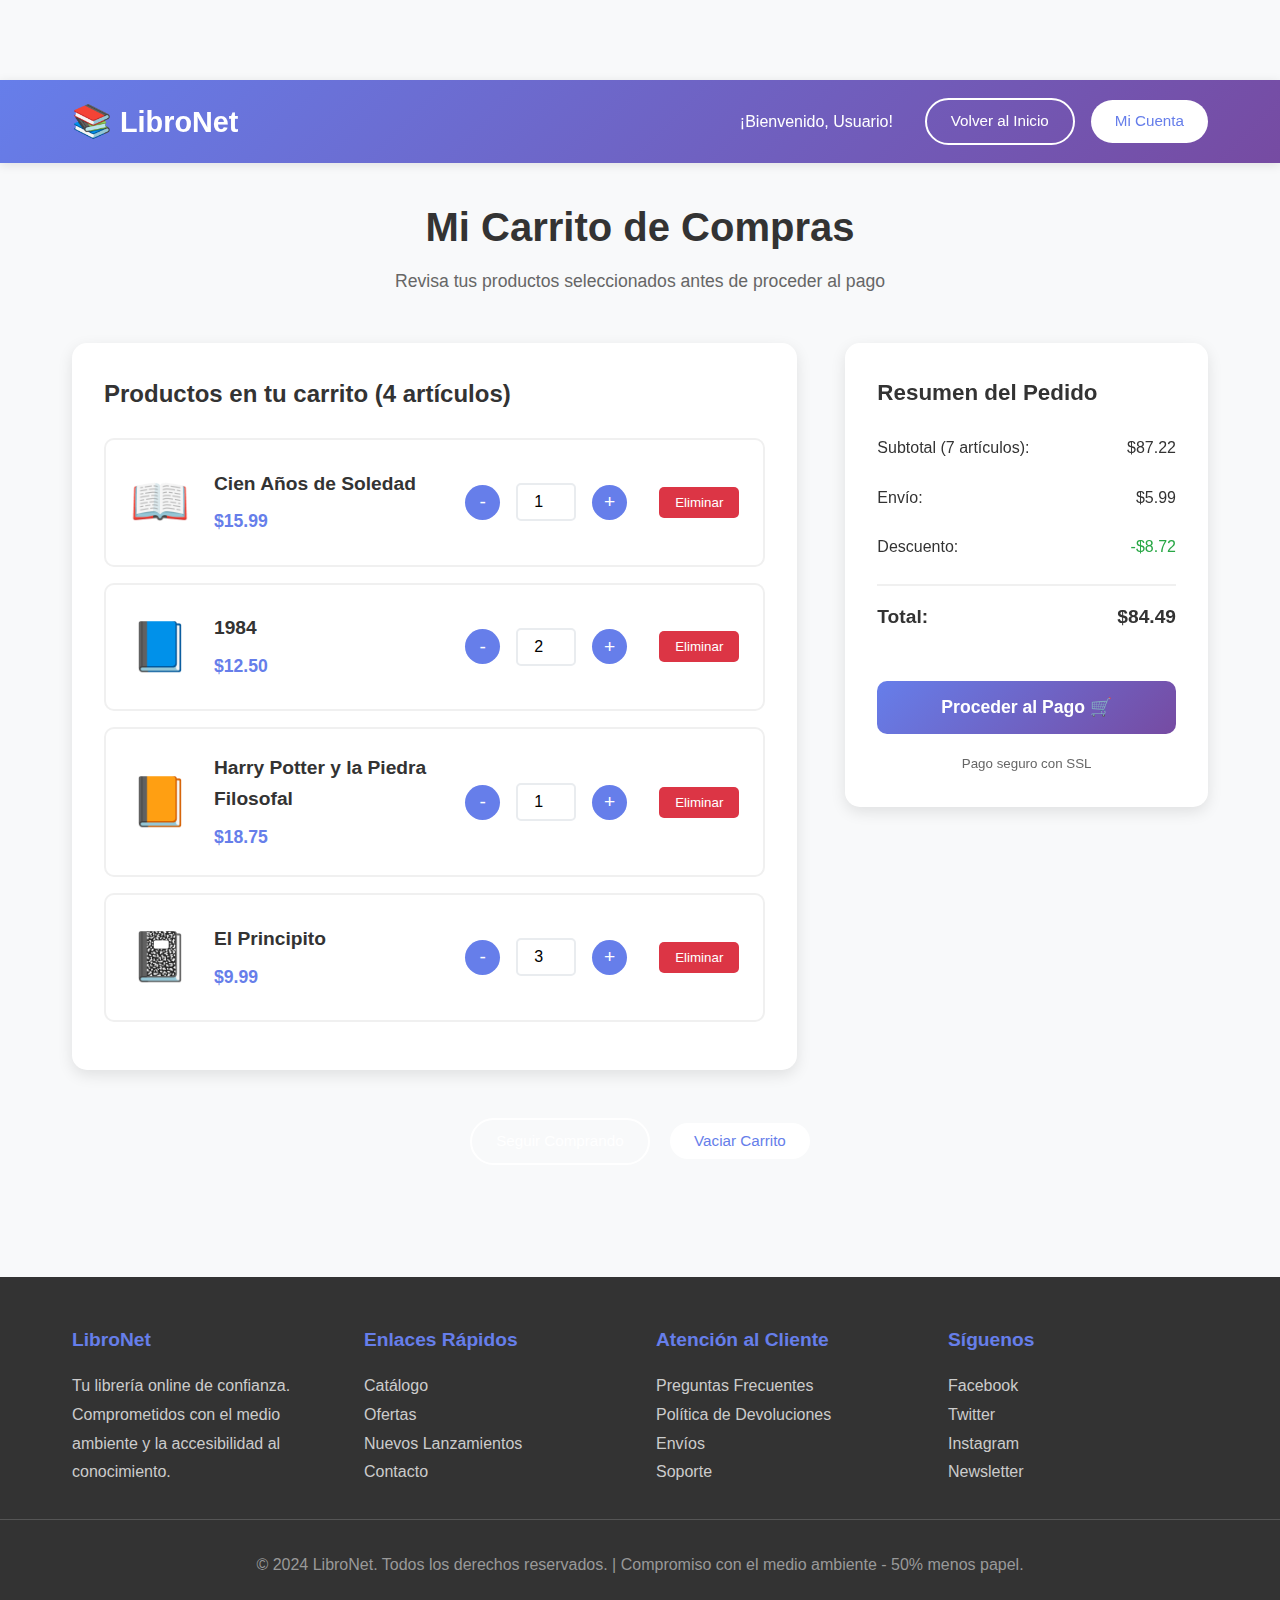
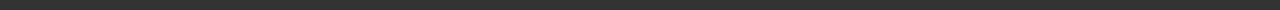
<file: pages/carrito.html>
<!DOCTYPE html>
<html lang="es">
<head>
    <meta charset="UTF-8">
    <meta name="viewport" content="width=device-width, initial-scale=1.0">
    <title>Mi Carrito - LibroNet</title>
    <link rel="stylesheet" href="../css/general.css">
    <link rel="stylesheet" href="../css/carrito.css">
</head>
<body>
    <!-- Navbar modificado para usuario logueado -->
    <nav class="navbar">
        <div class="nav-container">
            <div class="logo">LibroNet</div>
            <div class="nav-buttons">
                <span style="color: white; margin-right: 1rem;">¡Bienvenido, Usuario!</span>
                <a href="../index.html" class="btn btn-outline">Volver al Inicio</a>
                <a href="#" class="btn btn-primary">Mi Cuenta</a>
            </div>
        </div>
    </nav>

    <!-- Contenido principal del carrito -->
    <div class="carrito-container">
        <div class="carrito-header">
            <h1>Mi Carrito de Compras</h1>
            <p>Revisa tus productos seleccionados antes de proceder al pago</p>
        </div>

        <div class="carrito-content">
            <!-- Lista de productos en el carrito -->
            <div class="productos-carrito">
                <h2>Productos en tu carrito (4 artículos)</h2>
                
                <div class="producto-carrito">
                    <div class="producto-imagen">📖</div>
                    <div class="producto-info">
                        <div class="producto-titulo">Cien Años de Soledad</div>
                        <div class="producto-precio">$15.99</div>
                    </div>
                    <div class="producto-cantidad">
                        <button class="cantidad-btn" onclick="cambiarCantidad(this, -1)">-</button>
                        <input type="number" class="cantidad-input" value="1" min="1">
                        <button class="cantidad-btn" onclick="cambiarCantidad(this, 1)">+</button>
                    </div>
                    <button class="producto-eliminar" onclick="eliminarProducto(this)">Eliminar</button>
                </div>

                <div class="producto-carrito">
                    <div class="producto-imagen">📘</div>
                    <div class="producto-info">
                        <div class="producto-titulo">1984</div>
                        <div class="producto-precio">$12.50</div>
                    </div>
                    <div class="producto-cantidad">
                        <button class="cantidad-btn" onclick="cambiarCantidad(this, -1)">-</button>
                        <input type="number" class="cantidad-input" value="2" min="1">
                        <button class="cantidad-btn" onclick="cambiarCantidad(this, 1)">+</button>
                    </div>
                    <button class="producto-eliminar" onclick="eliminarProducto(this)">Eliminar</button>
                </div>

                <div class="producto-carrito">
                    <div class="producto-imagen">📙</div>
                    <div class="producto-info">
                        <div class="producto-titulo">Harry Potter y la Piedra Filosofal</div>
                        <div class="producto-precio">$18.75</div>
                    </div>
                    <div class="producto-cantidad">
                        <button class="cantidad-btn" onclick="cambiarCantidad(this, -1)">-</button>
                        <input type="number" class="cantidad-input" value="1" min="1">
                        <button class="cantidad-btn" onclick="cambiarCantidad(this, 1)">+</button>
                    </div>
                    <button class="producto-eliminar" onclick="eliminarProducto(this)">Eliminar</button>
                </div>

                <div class="producto-carrito">
                    <div class="producto-imagen">📓</div>
                    <div class="producto-info">
                        <div class="producto-titulo">El Principito</div>
                        <div class="producto-precio">$9.99</div>
                    </div>
                    <div class="producto-cantidad">
                        <button class="cantidad-btn" onclick="cambiarCantidad(this, -1)">-</button>
                        <input type="number" class="cantidad-input" value="3" min="1">
                        <button class="cantidad-btn" onclick="cambiarCantidad(this, 1)">+</button>
                    </div>
                    <button class="producto-eliminar" onclick="eliminarProducto(this)">Eliminar</button>
                </div>
            </div>

            <!-- Resumen del carrito -->
            <div class="resumen-carrito">
                <h3>Resumen del Pedido</h3>
                
                <div class="resumen-linea">
                    <span>Subtotal (7 artículos):</span>
                    <span id="subtotal">$87.22</span>
                </div>
                
                <div class="resumen-linea">
                    <span>Envío:</span>
                    <span>$5.99</span>
                </div>
                
                <div class="resumen-linea">
                    <span>Descuento:</span>
                    <span style="color: #28a745;">-$8.72</span>
                </div>
                
                <div class="resumen-linea total">
                    <span>Total:</span>
                    <span id="total">$84.49</span>
                </div>
                
                <button class="btn-checkout" onclick="procederPago()">
                    Proceder al Pago 🛒
                </button>
                
                <div style="margin-top: 1rem; text-align: center;">
                    <small style="color: #666;">Pago seguro con SSL</small>
                </div>
            </div>
        </div>

        <!-- Botones adicionales -->
        <div style="text-align: center; margin-top: 2rem;">
            <a href="../index.html" class="btn btn-outline" style="margin-right: 1rem;">Seguir Comprando</a>
            <button class="btn btn-primary" onclick="vaciarCarrito()">Vaciar Carrito</button>
        </div>
    </div>

    <!-- Footer -->
    <footer class="footer">
        <div class="footer-container">
            <div class="footer-section">
                <h4>LibroNet</h4>
                <p>Tu librería online de confianza. Comprometidos con el medio ambiente y la accesibilidad al conocimiento.</p>
            </div>
            <div class="footer-section">
                <h4>Enlaces Rápidos</h4>
                <p><a href="#catalogo">Catálogo</a></p>
                <p><a href="#">Ofertas</a></p>
                <p><a href="#">Nuevos Lanzamientos</a></p>
                <p><a href="#">Contacto</a></p>
            </div>
            <div class="footer-section">
                <h4>Atención al Cliente</h4>
                <p><a href="#">Preguntas Frecuentes</a></p>
                <p><a href="#">Política de Devoluciones</a></p>
                <p><a href="#">Envíos</a></p>
                <p><a href="#">Soporte</a></p>
            </div>
            <div class="footer-section">
                <h4>Síguenos</h4>
                <p><a href="#">Facebook</a></p>
                <p><a href="#">Twitter</a></p>
                <p><a href="#">Instagram</a></p>
                <p><a href="#">Newsletter</a></p>
            </div>
        </div>
        <div class="footer-bottom">
            <p>&copy; 2024 LibroNet. Todos los derechos reservados. | Compromiso con el medio ambiente - 50% menos papel.</p>
        </div>
    </footer>

    <script>
        // Funciones JavaScript para interactividad del carrito
        function cambiarCantidad(btn, cambio) {
            const input = btn.parentNode.querySelector('.cantidad-input');
            let cantidad = parseInt(input.value) + cambio;
            if (cantidad < 1) cantidad = 1;
            input.value = cantidad;
            actualizarTotal();
        }

        function eliminarProducto(btn) {
            const producto = btn.closest('.producto-carrito');
            producto.style.animation = 'fadeOut 0.3s ease';
            setTimeout(() => {
                producto.remove();
                actualizarTotal();
                verificarCarritoVacio();
            }, 300);
        }

        function actualizarTotal() {
            let subtotal = 0;
            const productos = document.querySelectorAll('.producto-carrito');
            
            productos.forEach(producto => {
                const precio = parseFloat(producto.querySelector('.producto-precio').textContent.replace('$', ''));
                const cantidad = parseInt(producto.querySelector('.cantidad-input').value);
                subtotal += precio * cantidad;
            });

            const envio = 5.99;
            const descuento = subtotal * 0.1; // 10% de descuento
            const total = subtotal + envio - descuento;

            document.getElementById('subtotal').textContent = `$${subtotal.toFixed(2)}`;
            document.getElementById('total').textContent = `$${total.toFixed(2)}`;
        }

        function verificarCarritoVacio() {
            const productos = document.querySelectorAll('.producto-carrito');
            if (productos.length === 0) {
                const carritoContent = document.querySelector('.carrito-content');
                carritoContent.innerHTML = `
                    <div class="carrito-vacio">
                        <div class="carrito-vacio-icon">🛒</div>
                        <h2>Tu carrito está vacío</h2>
                        <p>¡Explora nuestro catálogo y encuentra tu próximo libro favorito!</p>
                        <a href="../index.html" class="btn btn-primary">Ir al Catálogo</a>
                    </div>
                `;
            }
        }

        function vaciarCarrito() {
            if (confirm('¿Estás seguro de que quieres vaciar el carrito?')) {
                const productos = document.querySelectorAll('.producto-carrito');
                productos.forEach(producto => producto.remove());
                verificarCarritoVacio();
            }
        }

        function procederPago() {
            alert('Redirigiendo a la página de pago... (Esta funcionalidad se implementará próximamente)');
        }

        // Estilo para animación de eliminación
        const style = document.createElement('style');
        style.textContent = `
            @keyframes fadeOut {
                from { opacity: 1; transform: translateX(0); }
                to { opacity: 0; transform: translateX(-100%); }
            }
        `;
        document.head.appendChild(style);
    </script>
</body>
</html>
</file>
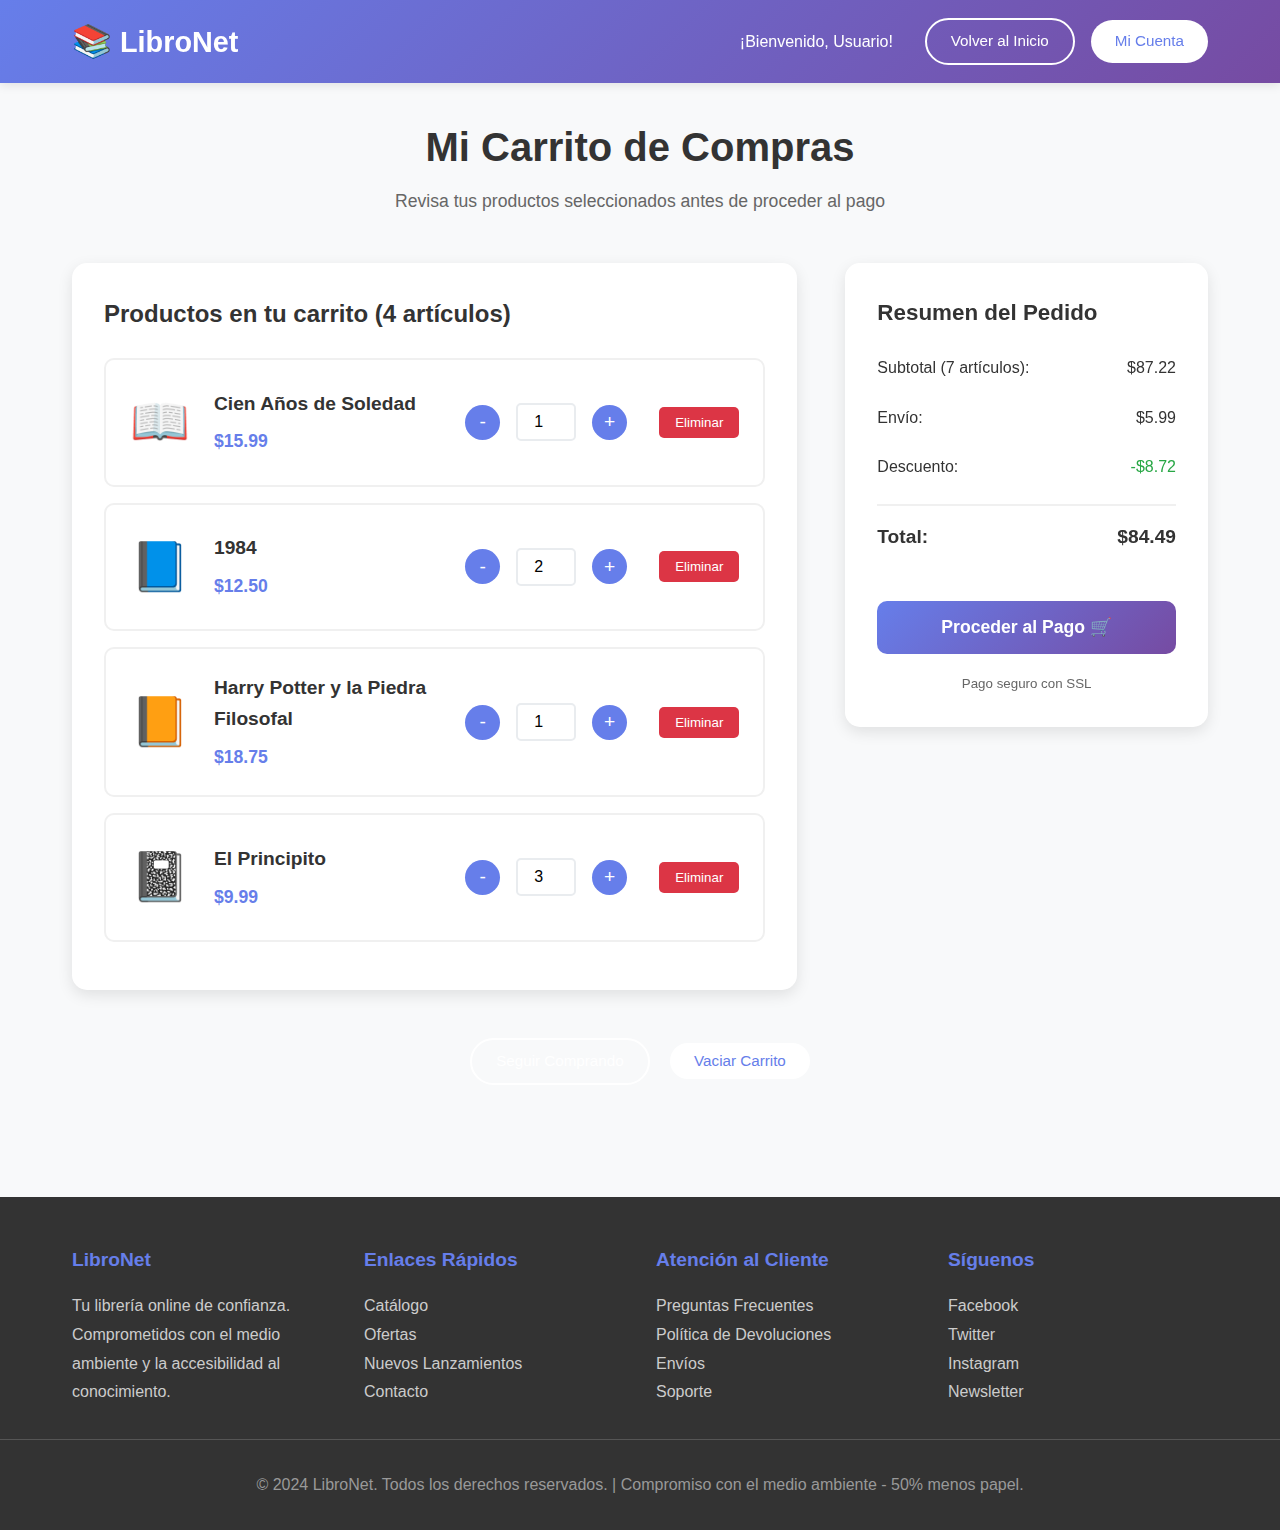
<file: pages/cart.html>
<!DOCTYPE html>
<html lang="es">

<head>
    <meta charset="UTF-8">
    <meta name="viewport" content="width=device-width, initial-scale=1.0">
    <title>Mi Carrito - LibroNet</title>
    <link rel="stylesheet" href="../css/general.css">
    <link rel="stylesheet" href="../css/cart.css">
</head>

<body>
    <!-- Navbar modificado para usuario logueado -->
    <nav class="navbar">
        <div class="nav-container">
            <div class="logo">LibroNet</div>
            <div class="nav-buttons">
                <span style="color: white; margin-right: 1rem;">¡Bienvenido, Usuario!</span>
                <a href="../index.html" class="btn btn-outline">Volver al Inicio</a>
                <a href="#" class="btn btn-primary">Mi Cuenta</a>
            </div>
        </div>
    </nav>

    <!-- Contenido principal del carrito -->
    <div class="carrito-container">
        <div class="carrito-header">
            <h1>Mi Carrito de Compras</h1>
            <p>Revisa tus productos seleccionados antes de proceder al pago</p>
        </div>

        <div class="carrito-content">
            <!-- Lista de productos en el carrito -->
            <div class="productos-carrito">
                <h2>Productos en tu carrito (4 artículos)</h2>

                <div class="producto-carrito">
                    <div class="producto-imagen">📖</div>
                    <div class="producto-info">
                        <div class="producto-titulo">Cien Años de Soledad</div>
                        <div class="producto-precio">$15.99</div>
                    </div>
                    <div class="producto-cantidad">
                        <button class="cantidad-btn" onclick="cambiarCantidad(this, -1)">-</button>
                        <input type="number" class="cantidad-input" value="1" min="1">
                        <button class="cantidad-btn" onclick="cambiarCantidad(this, 1)">+</button>
                    </div>
                    <button class="producto-eliminar" onclick="eliminarProducto(this)">Eliminar</button>
                </div>

                <div class="producto-carrito">
                    <div class="producto-imagen">📘</div>
                    <div class="producto-info">
                        <div class="producto-titulo">1984</div>
                        <div class="producto-precio">$12.50</div>
                    </div>
                    <div class="producto-cantidad">
                        <button class="cantidad-btn" onclick="cambiarCantidad(this, -1)">-</button>
                        <input type="number" class="cantidad-input" value="2" min="1">
                        <button class="cantidad-btn" onclick="cambiarCantidad(this, 1)">+</button>
                    </div>
                    <button class="producto-eliminar" onclick="eliminarProducto(this)">Eliminar</button>
                </div>

                <div class="producto-carrito">
                    <div class="producto-imagen">📙</div>
                    <div class="producto-info">
                        <div class="producto-titulo">Harry Potter y la Piedra Filosofal</div>
                        <div class="producto-precio">$18.75</div>
                    </div>
                    <div class="producto-cantidad">
                        <button class="cantidad-btn" onclick="cambiarCantidad(this, -1)">-</button>
                        <input type="number" class="cantidad-input" value="1" min="1">
                        <button class="cantidad-btn" onclick="cambiarCantidad(this, 1)">+</button>
                    </div>
                    <button class="producto-eliminar" onclick="eliminarProducto(this)">Eliminar</button>
                </div>

                <div class="producto-carrito">
                    <div class="producto-imagen">📓</div>
                    <div class="producto-info">
                        <div class="producto-titulo">El Principito</div>
                        <div class="producto-precio">$9.99</div>
                    </div>
                    <div class="producto-cantidad">
                        <button class="cantidad-btn" onclick="cambiarCantidad(this, -1)">-</button>
                        <input type="number" class="cantidad-input" value="3" min="1">
                        <button class="cantidad-btn" onclick="cambiarCantidad(this, 1)">+</button>
                    </div>
                    <button class="producto-eliminar" onclick="eliminarProducto(this)">Eliminar</button>
                </div>
            </div>

            <!-- Resumen del carrito -->
            <div class="resumen-carrito">
                <h3>Resumen del Pedido</h3>

                <div class="resumen-linea">
                    <span>Subtotal (7 artículos):</span>
                    <span id="subtotal">$87.22</span>
                </div>

                <div class="resumen-linea">
                    <span>Envío:</span>
                    <span>$5.99</span>
                </div>

                <div class="resumen-linea">
                    <span>Descuento:</span>
                    <span style="color: #28a745;">-$8.72</span>
                </div>

                <div class="resumen-linea total">
                    <span>Total:</span>
                    <span id="total">$84.49</span>
                </div>

                <button class="btn-checkout" onclick="procederPago()">
                    Proceder al Pago 🛒
                </button>

                <div style="margin-top: 1rem; text-align: center;">
                    <small style="color: #666;">Pago seguro con SSL</small>
                </div>
            </div>
        </div>

        <!-- Botones adicionales -->
        <div style="text-align: center; margin-top: 2rem;">
            <a href="../index.html" class="btn btn-outline" style="margin-right: 1rem;">Seguir Comprando</a>
            <button class="btn btn-primary" onclick="vaciarCarrito()">Vaciar Carrito</button>
        </div>
    </div>

    <!-- Footer -->
    <footer class="footer">
        <div class="footer-container">
            <div class="footer-section">
                <h4>LibroNet</h4>
                <p>Tu librería online de confianza. Comprometidos con el medio ambiente y la accesibilidad al
                    conocimiento.</p>
            </div>
            <div class="footer-section">
                <h4>Enlaces Rápidos</h4>
                <p><a href="#catalogo">Catálogo</a></p>
                <p><a href="#">Ofertas</a></p>
                <p><a href="#">Nuevos Lanzamientos</a></p>
                <p><a href="#">Contacto</a></p>
            </div>
            <div class="footer-section">
                <h4>Atención al Cliente</h4>
                <p><a href="#">Preguntas Frecuentes</a></p>
                <p><a href="#">Política de Devoluciones</a></p>
                <p><a href="#">Envíos</a></p>
                <p><a href="#">Soporte</a></p>
            </div>
            <div class="footer-section">
                <h4>Síguenos</h4>
                <p><a href="#">Facebook</a></p>
                <p><a href="#">Twitter</a></p>
                <p><a href="#">Instagram</a></p>
                <p><a href="#">Newsletter</a></p>
            </div>
        </div>
        <div class="footer-bottom">
            <p>&copy; 2024 LibroNet. Todos los derechos reservados. | Compromiso con el medio ambiente - 50% menos
                papel.</p>
        </div>
    </footer>

    <script>
        // Funciones JavaScript para interactividad del carrito
        function cambiarCantidad(btn, cambio) {
            const input = btn.parentNode.querySelector('.cantidad-input');
            let cantidad = parseInt(input.value) + cambio;
            if (cantidad < 1) cantidad = 1;
            input.value = cantidad;
            actualizarTotal();
        }

        function eliminarProducto(btn) {
            const producto = btn.closest('.producto-carrito');
            producto.style.animation = 'fadeOut 0.3s ease';
            setTimeout(() => {
                producto.remove();
                actualizarTotal();
                verificarCarritoVacio();
            }, 300);
        }

        function actualizarTotal() {
            let subtotal = 0;
            const productos = document.querySelectorAll('.producto-carrito');

            productos.forEach(producto => {
                const precio = parseFloat(producto.querySelector('.producto-precio').textContent.replace('$', ''));
                const cantidad = parseInt(producto.querySelector('.cantidad-input').value);
                subtotal += precio * cantidad;
            });

            const envio = 5.99;
            const descuento = subtotal * 0.1; // 10% de descuento
            const total = subtotal + envio - descuento;

            document.getElementById('subtotal').textContent = `$${subtotal.toFixed(2)}`;
            document.getElementById('total').textContent = `$${total.toFixed(2)}`;
        }

        function verificarCarritoVacio() {
            const productos = document.querySelectorAll('.producto-carrito');
            if (productos.length === 0) {
                const carritoContent = document.querySelector('.carrito-content');
                carritoContent.innerHTML = `
                    <div class="carrito-vacio">
                        <div class="carrito-vacio-icon">🛒</div>
                        <h2>Tu carrito está vacío</h2>
                        <p>¡Explora nuestro catálogo y encuentra tu próximo libro favorito!</p>
                        <a href="../index.html" class="btn btn-primary">Ir al Catálogo</a>
                    </div>
                `;
            }
        }

        function vaciarCarrito() {
            if (confirm('¿Estás seguro de que quieres vaciar el carrito?')) {
                const productos = document.querySelectorAll('.producto-carrito');
                productos.forEach(producto => producto.remove());
                verificarCarritoVacio();
            }
        }

        function procederPago() {
            window.location.href = "./payment.html";
        }

        // Estilo para animación de eliminación
        const style = document.createElement('style');
        style.textContent = `
            @keyframes fadeOut {
                from { opacity: 1; transform: translateX(0); }
                to { opacity: 0; transform: translateX(-100%); }
            }
        `;
        document.head.appendChild(style);

        function prepararParaCaptura() {
            document.querySelector('.navbar').classList.add('fixed-navbar');
        }
    </script>
</body>

</html>
</file>
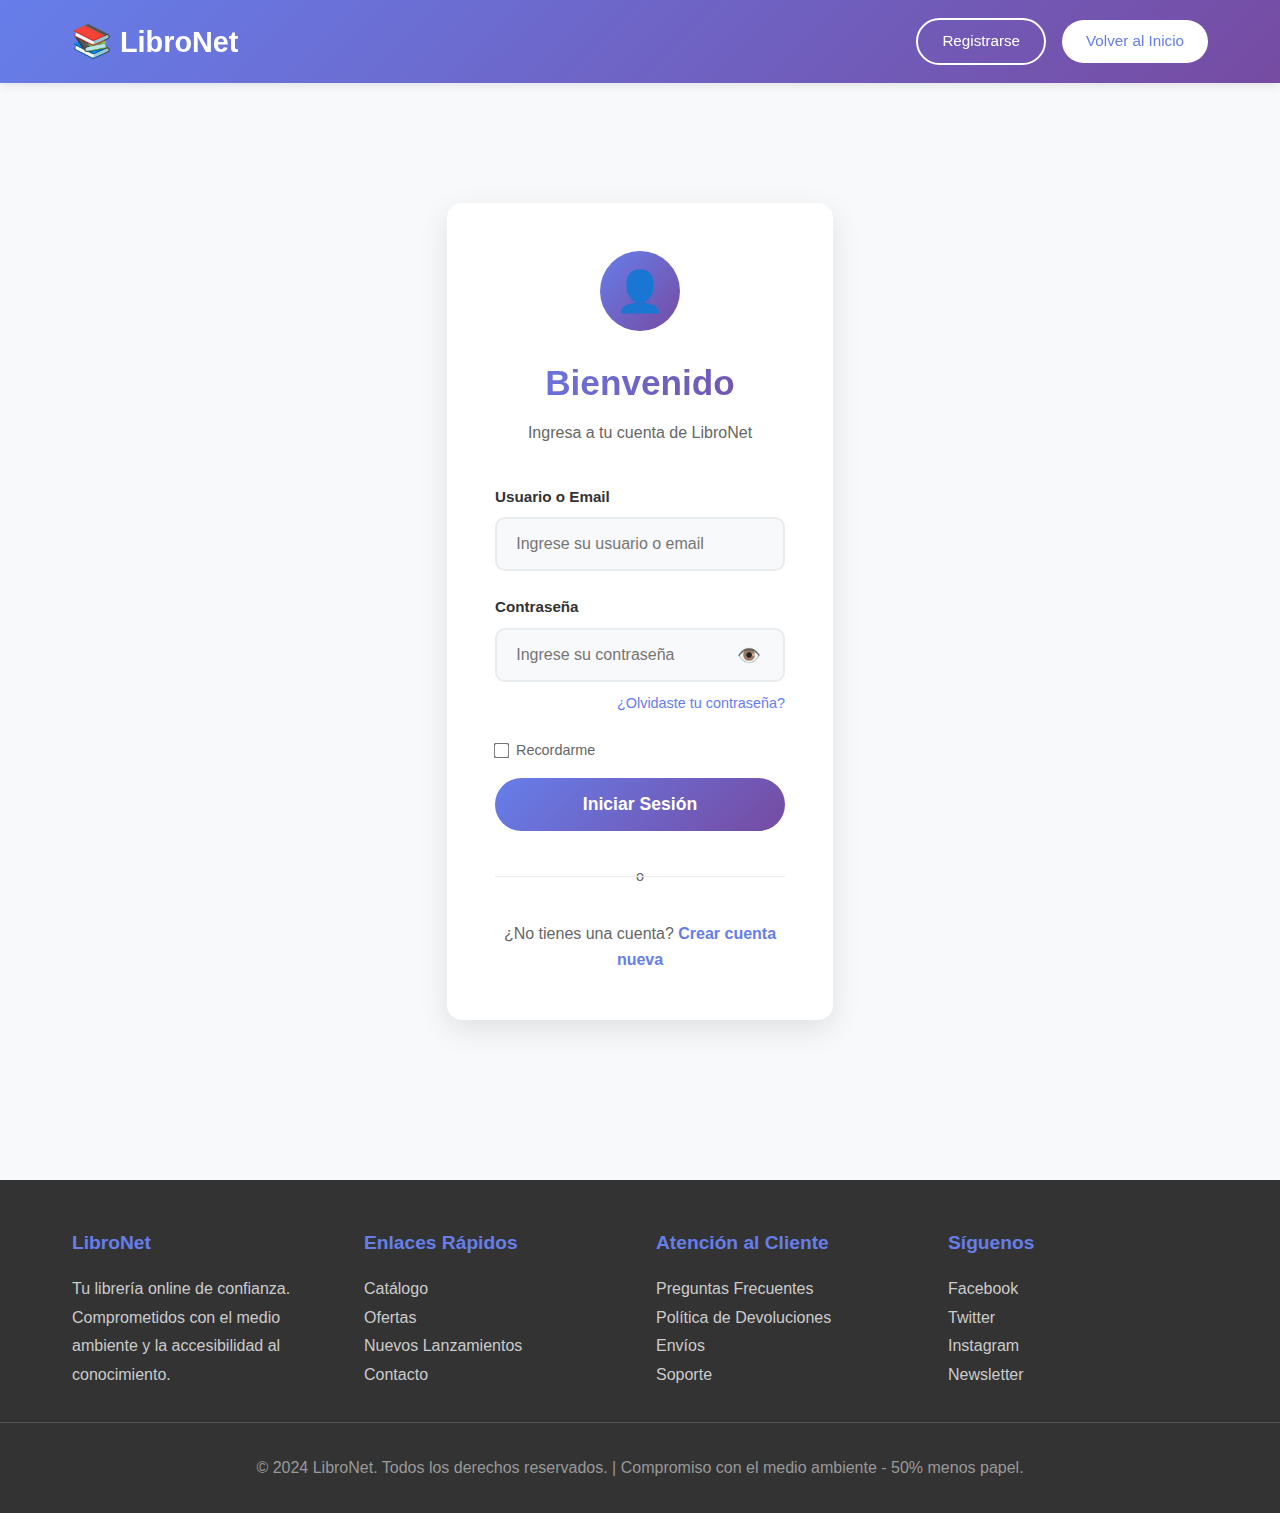
<file: pages/login.html>
<!DOCTYPE html>
<html lang="es">

<head>
    <meta charset="UTF-8">
    <meta name="viewport" content="width=device-width, initial-scale=1.0">
    <title>Iniciar Sesión - LibroNet</title>
    <link rel="stylesheet" href="../css/general.css">
    <link rel="stylesheet" href="../css/login.css">
</head>

<body>
    <!-- Navbar -->
    <nav class="navbar">
        <div class="nav-container">
            <div class="logo">LibroNet</div>
            <div class="nav-buttons">
                <a href="./register.html" class="btn btn-outline">Registrarse</a>
                <a href="../index.html" class="btn btn-primary">Volver al Inicio</a>
            </div>
        </div>
    </nav>

    <!-- Main Content -->
    <main class="main-content">
        <div class="login-container">
            <div class="login-card">
                <div class="login-header">
                    <div class="login-icon">👤</div>
                    <h1>Bienvenido</h1>
                    <p>Ingresa a tu cuenta de LibroNet</p>
                </div>

                <div id="errorMessage" class="error-message"></div>
                <div id="successMessage" class="success-message"></div>

                <form id="loginForm" novalidate>
                    <div class="form-group">
                        <label for="usuario" class="form-label">Usuario o Email</label>
                        <input type="text" id="usuario" name="usuario" class="form-input" required
                            placeholder="Ingrese su usuario o email">
                    </div>

                    <div class="form-group">
                        <label for="password" class="form-label">Contraseña</label>
                        <div class="password-container">
                            <input type="password" id="password" name="password" class="form-input" required
                                placeholder="Ingrese su contraseña">
                            <button type="button" class="password-toggle" id="passwordToggle">👁️</button>
                        </div>
                        <div class="forgot-password">
                            <a href="#">¿Olvidaste tu contraseña?</a>
                        </div>
                    </div>

                    <div class="remember-me">
                        <input type="checkbox" id="remember" name="remember">
                        <label for="remember">Recordarme</label>
                    </div>

                    <button type="submit" class="btn-login" id="loginBtn">Iniciar Sesión</button>
                </form>

                <div class="divider">
                    <span>o</span>
                </div>

                <div class="register-link">
                    <p>¿No tienes una cuenta? <a href="register.html">Crear cuenta nueva</a></p>
                </div>
            </div>
        </div>
    </main>

    <!-- Footer -->
    <footer class="footer">
        <div class="footer-container">
            <div class="footer-section">
                <h4>LibroNet</h4>
                <p>Tu librería online de confianza. Comprometidos con el medio ambiente y la accesibilidad al
                    conocimiento.</p>
            </div>
            <div class="footer-section">
                <h4>Enlaces Rápidos</h4>
                <p><a href="#catalogo">Catálogo</a></p>
                <p><a href="#">Ofertas</a></p>
                <p><a href="#">Nuevos Lanzamientos</a></p>
                <p><a href="#">Contacto</a></p>
            </div>
            <div class="footer-section">
                <h4>Atención al Cliente</h4>
                <p><a href="#">Preguntas Frecuentes</a></p>
                <p><a href="#">Política de Devoluciones</a></p>
                <p><a href="#">Envíos</a></p>
                <p><a href="#">Soporte</a></p>
            </div>
            <div class="footer-section">
                <h4>Síguenos</h4>
                <p><a href="#">Facebook</a></p>
                <p><a href="#">Twitter</a></p>
                <p><a href="#">Instagram</a></p>
                <p><a href="#">Newsletter</a></p>
            </div>
        </div>
        <div class="footer-bottom">
            <p>&copy; 2024 LibroNet. Todos los derechos reservados. | Compromiso con el medio ambiente - 50% menos
                papel.</p>
        </div>
    </footer>

    <script>
        // Toggle password visibility
        document.getElementById('passwordToggle').addEventListener('click', function () {
            const passwordInput = document.getElementById('password');
            const toggleBtn = this;

            if (passwordInput.type === 'password') {
                passwordInput.type = 'text';
                toggleBtn.textContent = '🙈';
            } else {
                passwordInput.type = 'password';
                toggleBtn.textContent = '👁️';
            }
        });

        // Form validation and submission
        document.getElementById('loginForm').addEventListener('submit', function (e) {
            e.preventDefault();

            const usuario = document.getElementById('usuario').value.trim();
            const password = document.getElementById('password').value;
            const errorMessage = document.getElementById('errorMessage');
            const successMessage = document.getElementById('successMessage');
            const loginBtn = document.getElementById('loginBtn');

            // Hide previous messages
            errorMessage.style.display = 'none';
            successMessage.style.display = 'none';

            // Basic validation
            if (!usuario || !password) {
                showError('Por favor, complete todos los campos.');
                return;
            }

            if (password.length < 6) {
                showError('La contraseña debe tener al menos 6 caracteres.');
                return;
            }

            // Simulate login process
            loginBtn.disabled = true;
            loginBtn.textContent = 'Iniciando sesión...';

            // Simulate API call delay
            setTimeout(() => {
                showSuccess('Cuenta suspendida. Redirigiendo...');
                setTimeout(() => {
                    window.location.href = 'suspended.html';
                }, 2000);
            }, 1500);
        });

        function showError(message) {
            const errorMessage = document.getElementById('errorMessage');
            errorMessage.textContent = message;
            errorMessage.style.display = 'block';
        }

        function showSuccess(message) {
            const successMessage = document.getElementById('successMessage');
            successMessage.textContent = message;
            successMessage.style.display = 'block';
        }

        // Real-time validation feedback
        document.getElementById('usuario').addEventListener('input', function () {
            if (this.value.trim().length > 0) {
                this.style.borderColor = '#28a745';
            } else {
                this.style.borderColor = '#e9ecef';
            }
        });

        document.getElementById('password').addEventListener('input', function () {
            if (this.value.length >= 6) {
                this.style.borderColor = '#28a745';
            } else if (this.value.length > 0) {
                this.style.borderColor = '#ffc107';
            } else {
                this.style.borderColor = '#e9ecef';
            }
        });

        // Enter key support
        document.addEventListener('keypress', function (e) {
            if (e.key === 'Enter' && e.target.matches('#usuario, #password')) {
                document.getElementById('loginForm').dispatchEvent(new Event('submit'));
            }
        });

        function prepararParaCaptura() {
            document.querySelector('.navbar').classList.add('fixed-navbar');
        }
    </script>
</body>

</html>
</file>
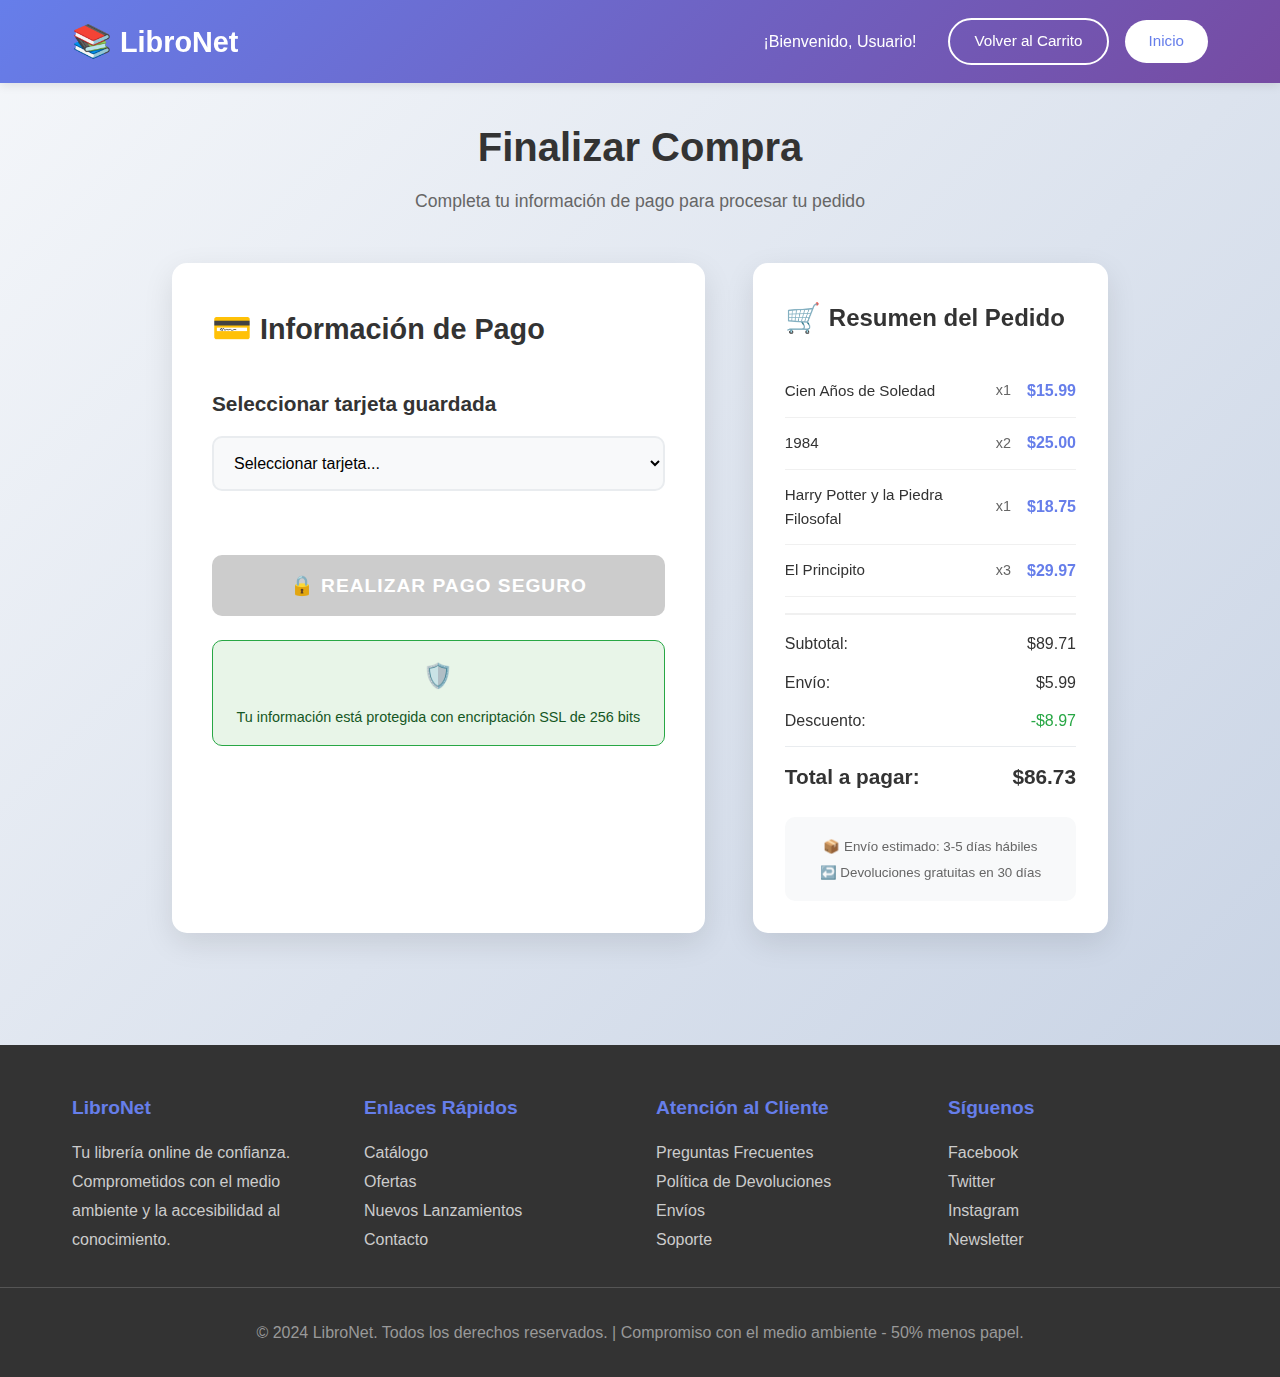
<file: pages/payment.html>
<!DOCTYPE html>
<html lang="es">

<head>
  <meta charset="UTF-8">
  <meta name="viewport" content="width=device-width, initial-scale=1.0">
  <title>Realizar Pago - LibroNet</title>
  <link rel="stylesheet" href="../css/general.css">
  <link rel="stylesheet" href="../css/payment.css">
</head>

<body>
  <!-- Navbar -->
  <nav class="navbar">
    <div class="nav-container">
      <div class="logo">LibroNet</div>
      <div class="nav-buttons">
        <span style="color: white; margin-right: 1rem;">¡Bienvenido, Usuario!</span>
        <a href="./cart.html" class="btn btn-outline">Volver al Carrito</a>
        <a href="../index.html" class="btn btn-primary">Inicio</a>
      </div>
    </div>
  </nav>

  <!-- Contenido principal -->
  <div class="pago-container">
    <div class="pago-header">
      <h1>Finalizar Compra</h1>
      <p>Completa tu información de pago para procesar tu pedido</p>
    </div>

    <div class="pago-content">
      <!-- Formulario de pago -->
      <div class="formulario-pago">
        <h2>Información de Pago</h2>

        <!-- Tarjetas guardadas -->
        <div class="tarjetas-guardadas">
          <h3>Seleccionar tarjeta guardada</h3>
          <select class="select-tarjeta" id="tarjetasSelect" onchange="seleccionarTarjeta()">
            <option value="">Seleccionar tarjeta...</option>
            <option value="visa1234">Visa terminada en ***1234</option>
            <option value="master5678">Mastercard terminada en ***5678</option>
            <option value="nueva">+ Agregar nueva tarjeta</option>
          </select>

          <!-- Tarjeta seleccionada Visa -->
          <div class="tarjeta-seleccionada" id="tarjetaVisa">
            <div class="tarjeta-visual">
              <div class="tarjeta-numero">**** **** **** 1234</div>
              <div class="tarjeta-info">
                <div class="tarjeta-titular">Juan Pérez</div>
                <div class="tarjeta-vencimiento">12/26</div>
              </div>
            </div>
            <div style="text-align: center;">
              <strong>💳 VISA</strong>
            </div>
          </div>

          <!-- Tarjeta seleccionada Mastercard -->
          <div class="tarjeta-seleccionada" id="tarjetaMaster">
            <div class="tarjeta-visual">
              <div class="tarjeta-numero">**** **** **** 5678</div>
              <div class="tarjeta-info">
                <div class="tarjeta-titular">María González</div>
                <div class="tarjeta-vencimiento">08/27</div>
              </div>
            </div>
            <div style="text-align: center;">
              <strong>💳 MASTERCARD</strong>
            </div>
          </div>
        </div>

        <!-- Nueva tarjeta -->
        <div class="nueva-tarjeta" id="nuevaTarjeta">
          <h3>Agregar nueva tarjeta</h3>

          <div class="form-group">
            <label class="form-label">Número de tarjeta</label>
            <input type="text" class="form-input" id="numeroTarjeta" placeholder="1234 5678 9012 3456" maxlength="19">
            <div class="card-icons">
              <span class="card-icon">💳</span>
              <span class="card-icon">🏧</span>
            </div>
          </div>

          <div class="form-group">
            <label class="form-label">Nombre del titular</label>
            <input type="text" class="form-input" id="nombreTitular" placeholder="Como aparece en la tarjeta">
          </div>

          <div class="form-row">
            <div class="form-group">
              <label class="form-label">Fecha de vencimiento</label>
              <input type="text" class="form-input" id="fechaVencimiento" placeholder="MM/AA" maxlength="5">
            </div>
            <div class="form-group">
              <label class="form-label">CVV</label>
              <input type="text" class="form-input" id="cvv" placeholder="123" maxlength="4">
            </div>
          </div>

          <div class="form-group">
            <label class="form-label">Dirección de facturación</label>
            <input type="text" class="form-input" id="direccion" placeholder="Calle, número, ciudad">
          </div>
        </div>

        <!-- Botón de pago -->
        <button class="btn-pagar" id="btnPagar" onclick="procesarPago()" disabled>
          🔒 Realizar Pago Seguro
        </button>

        <div class="seguridad-info">
          <small>Tu información está protegida con encriptación SSL de 256 bits</small>
        </div>
      </div>

      <!-- Resumen de compra -->
      <div class="resumen-compra">
        <h3>Resumen del Pedido</h3>

        <div class="producto-resumen">
          <span class="producto-nombre">Cien Años de Soledad</span>
          <span class="producto-cantidad">x1</span>
          <span class="producto-precio">$15.99</span>
        </div>

        <div class="producto-resumen">
          <span class="producto-nombre">1984</span>
          <span class="producto-cantidad">x2</span>
          <span class="producto-precio">$25.00</span>
        </div>

        <div class="producto-resumen">
          <span class="producto-nombre">Harry Potter y la Piedra Filosofal</span>
          <span class="producto-cantidad">x1</span>
          <span class="producto-precio">$18.75</span>
        </div>

        <div class="producto-resumen">
          <span class="producto-nombre">El Principito</span>
          <span class="producto-cantidad">x3</span>
          <span class="producto-precio">$29.97</span>
        </div>

        <div class="resumen-totales">
          <div class="total-linea">
            <span>Subtotal:</span>
            <span>$89.71</span>
          </div>
          <div class="total-linea">
            <span>Envío:</span>
            <span>$5.99</span>
          </div>
          <div class="total-linea">
            <span>Descuento:</span>
            <span style="color: #28a745;">-$8.97</span>
          </div>
          <div class="total-linea final">
            <span>Total a pagar:</span>
            <span>$86.73</span>
          </div>
        </div>

        <div style="margin-top: 1.5rem; padding: 1rem; background: #f8f9fa; border-radius: 10px; text-align: center;">
          <small style="color: #666;">
            📦 Envío estimado: 3-5 días hábiles<br>
            ↩️ Devoluciones gratuitas en 30 días
          </small>
        </div>
      </div>
    </div>
  </div>

  <!-- Footer -->
  <footer class="footer">
    <div class="footer-container">
      <div class="footer-section">
        <h4>LibroNet</h4>
        <p>Tu librería online de confianza. Comprometidos con el medio ambiente y la accesibilidad al conocimiento.</p>
      </div>
      <div class="footer-section">
        <h4>Enlaces Rápidos</h4>
        <p><a href="#catalogo">Catálogo</a></p>
        <p><a href="#">Ofertas</a></p>
        <p><a href="#">Nuevos Lanzamientos</a></p>
        <p><a href="#">Contacto</a></p>
      </div>
      <div class="footer-section">
        <h4>Atención al Cliente</h4>
        <p><a href="#">Preguntas Frecuentes</a></p>
        <p><a href="#">Política de Devoluciones</a></p>
        <p><a href="#">Envíos</a></p>
        <p><a href="#">Soporte</a></p>
      </div>
      <div class="footer-section">
        <h4>Síguenos</h4>
        <p><a href="#">Facebook</a></p>
        <p><a href="#">Twitter</a></p>
        <p><a href="#">Instagram</a></p>
        <p><a href="#">Newsletter</a></p>
      </div>
    </div>
    <div class="footer-bottom">
      <p>&copy; 2024 LibroNet. Todos los derechos reservados. | Compromiso con el medio ambiente - 50% menos papel.</p>
    </div>
  </footer>

  <script>
    // Función para seleccionar tarjeta
    function seleccionarTarjeta() {
      const select = document.getElementById('tarjetasSelect');
      const tarjetaVisa = document.getElementById('tarjetaVisa');
      const tarjetaMaster = document.getElementById('tarjetaMaster');
      const nuevaTarjeta = document.getElementById('nuevaTarjeta');
      const btnPagar = document.getElementById('btnPagar');

      // Ocultar todas las opciones
      tarjetaVisa.style.display = 'none';
      tarjetaMaster.style.display = 'none';
      nuevaTarjeta.classList.remove('active');

      // Mostrar la opción seleccionada
      switch (select.value) {
        case 'visa1234':
          tarjetaVisa.classList.add('show');
          tarjetaVisa.style.display = 'block';
          btnPagar.disabled = false;
          break;
        case 'master5678':
          tarjetaMaster.classList.add('show');
          tarjetaMaster.style.display = 'block';
          btnPagar.disabled = false;
          break;
        case 'nueva':
          nuevaTarjeta.classList.add('active');
          validarFormularioNuevaTarjeta();
          break;
        default:
          btnPagar.disabled = true;
      }
    }

    // Formatear número de tarjeta
    document.getElementById('numeroTarjeta').addEventListener('input', function (e) {
      let value = e.target.value.replace(/\s/g, '').replace(/[^0-9]/gi, '');
      let formattedValue = value.match(/.{1,4}/g)?.join(' ') || value;
      if (formattedValue.length > 19) formattedValue = formattedValue.substr(0, 19);
      e.target.value = formattedValue;
      validarFormularioNuevaTarjeta();
    });

    // Formatear fecha de vencimiento
    document.getElementById('fechaVencimiento').addEventListener('input', function (e) {
      let value = e.target.value.replace(/\D/g, '');
      if (value.length >= 2) {
        value = value.substring(0, 2) + '/' + value.substring(2, 4);
      }
      e.target.value = value;
      validarFormularioNuevaTarjeta();
    });

    // Validar CVV (solo números)
    document.getElementById('cvv').addEventListener('input', function (e) {
      e.target.value = e.target.value.replace(/[^0-9]/g, '');
      validarFormularioNuevaTarjeta();
    });

    // Validar otros campos
    document.getElementById('nombreTitular').addEventListener('input', validarFormularioNuevaTarjeta);
    document.getElementById('direccion').addEventListener('input', validarFormularioNuevaTarjeta);

    // Función para validar formulario de nueva tarjeta
    function validarFormularioNuevaTarjeta() {
      const numeroTarjeta = document.getElementById('numeroTarjeta').value.replace(/\s/g, '');
      const nombreTitular = document.getElementById('nombreTitular').value;
      const fechaVencimiento = document.getElementById('fechaVencimiento').value;
      const cvv = document.getElementById('cvv').value;
      const direccion = document.getElementById('direccion').value;
      const btnPagar = document.getElementById('btnPagar');

      const esValido = numeroTarjeta.length === 16 &&
        nombreTitular.length > 2 &&
        fechaVencimiento.length === 5 &&
        cvv.length >= 3 &&
        direccion.length > 5;

      btnPagar.disabled = !esValido;
    }

    // Función para procesar el pago
    function procesarPago() {
      const btnPagar = document.getElementById('btnPagar');

      // Cambiar estado del botón
      btnPagar.innerHTML = '⏳ Procesando pago...';
      btnPagar.disabled = true;

      // Simular procesamiento
      setTimeout(() => {
        // Mostrar mensaje de éxito
        window.location.href = "./successful.html";

        // Opcional: redirigir a página de confirmación
        // window.location.href = 'confirmacion.html';

        // Restaurar botón (en caso de que el usuario permanezca en la página)
        btnPagar.innerHTML = '🔒 Realizar Pago Seguro';
      }, 2000);
    }

    function prepararParaCaptura() {
      document.querySelector('.navbar').classList.add('fixed-navbar');
    }
  </script>
</body>

</html>
</file>
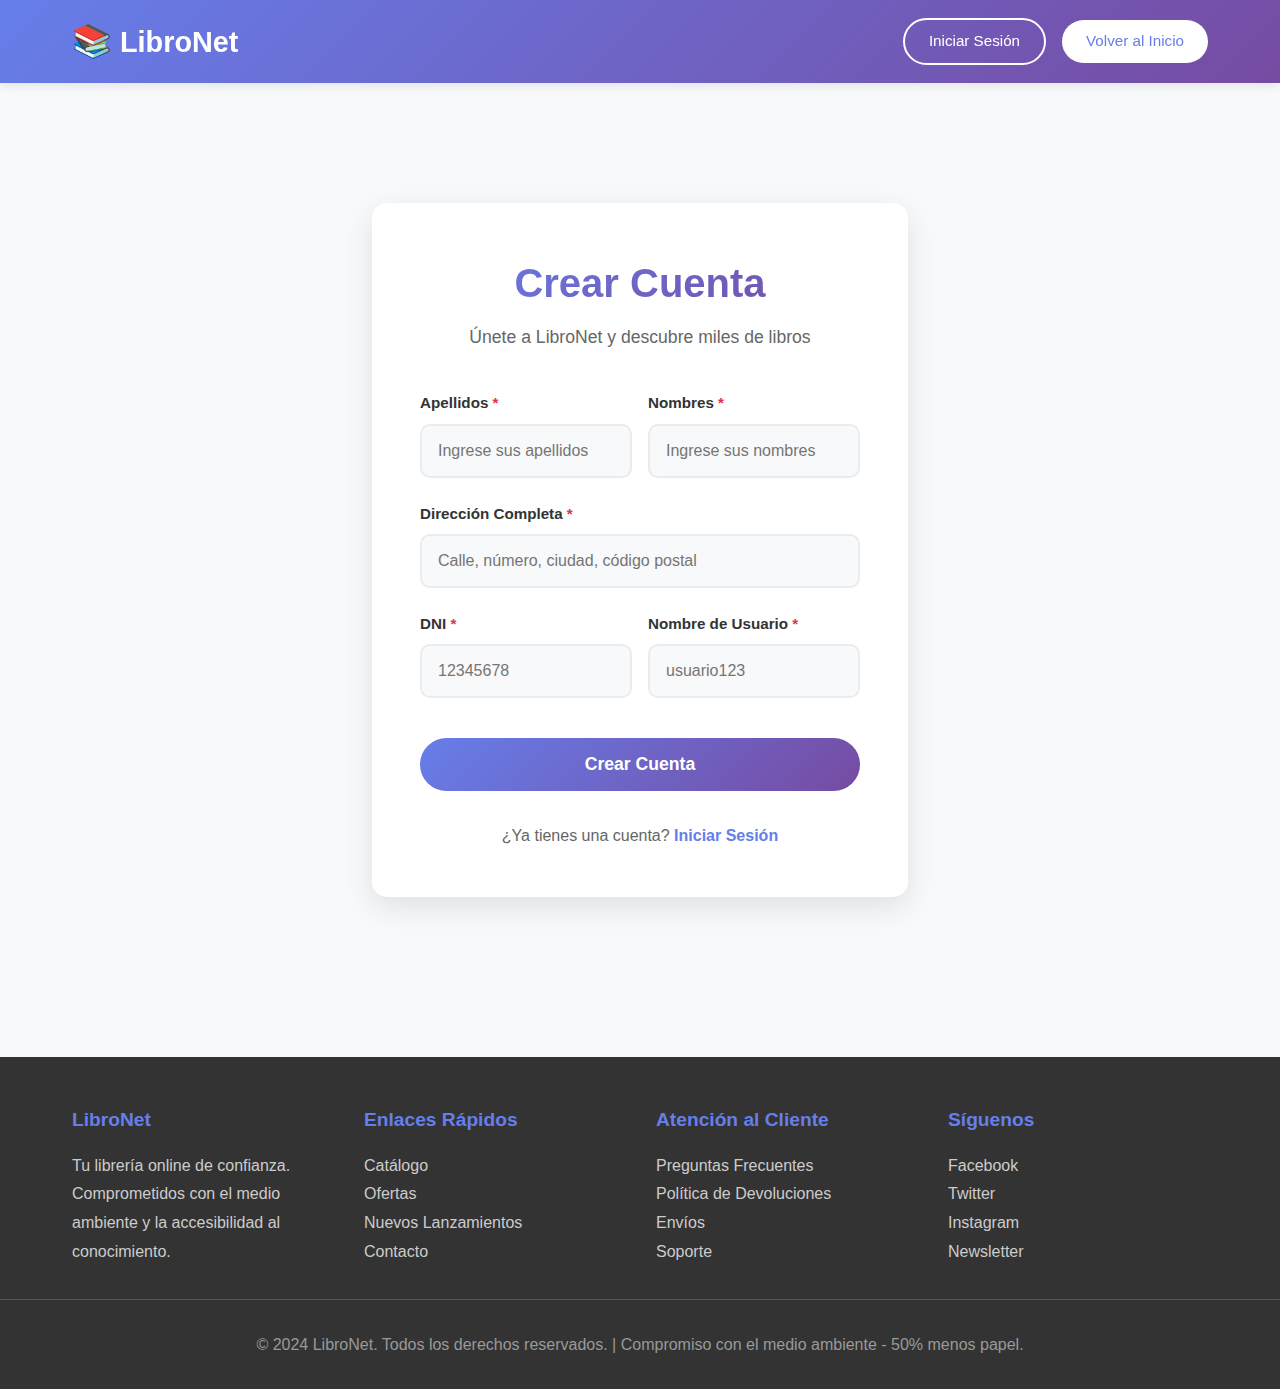
<file: pages/register.html>
<!DOCTYPE html>
<html lang="es">

<head>
    <meta charset="UTF-8">
    <meta name="viewport" content="width=device-width, initial-scale=1.0">
    <title>Registro - LibroNet</title>
    <link rel="stylesheet" href="../css/general.css">
    <link rel="stylesheet" href="../css/register.css">
</head>

<body>
    <!-- Navbar -->
    <nav class="navbar">
        <div class="nav-container">
            <div class="logo">LibroNet</div>
            <div class="nav-buttons">
                <a href="./login.html" class="btn btn-outline">Iniciar Sesión</a>
                <a href="../index.html" class="btn btn-primary">Volver al Inicio</a>
            </div>
        </div>
    </nav>

    <!-- Main Content -->
    <main class="main-content">
        <div class="register-container">
            <div class="register-card">
                <div class="register-header">
                    <h1>Crear Cuenta</h1>
                    <p>Únete a LibroNet y descubre miles de libros</p>
                </div>

                <form id="registerForm" novalidate>
                    <div class="form-row">
                        <div class="form-group">
                            <label for="apellidos" class="form-label">Apellidos <span class="required">*</span></label>
                            <input type="text" id="apellidos" name="apellidos" class="form-input" required
                                placeholder="Ingrese sus apellidos">
                        </div>
                        <div class="form-group">
                            <label for="nombres" class="form-label">Nombres <span class="required">*</span></label>
                            <input type="text" id="nombres" name="nombres" class="form-input" required
                                placeholder="Ingrese sus nombres">
                        </div>
                    </div>

                    <div class="form-group">
                        <label for="direccion" class="form-label">Dirección Completa <span
                                class="required">*</span></label>
                        <input type="text" id="direccion" name="direccion" class="form-input" required
                            placeholder="Calle, número, ciudad, código postal">
                    </div>

                    <div class="form-row">
                        <div class="form-group">
                            <label for="dni" class="form-label">DNI <span class="required">*</span></label>
                            <input type="text" id="dni" name="dni" class="form-input" required placeholder="12345678"
                                pattern="[0-9]{8}" maxlength="8">
                        </div>
                        <div class="form-group">
                            <label for="usuario" class="form-label">Nombre de Usuario <span
                                    class="required">*</span></label>
                            <input type="text" id="usuario" name="usuario" class="form-input" required
                                placeholder="usuario123" pattern="[a-zA-Z0-9_]{3,20}">
                        </div>
                    </div>

                    <button type="submit" class="btn-register">Crear Cuenta</button>
                </form>

                <div class="login-link">
                    <p>¿Ya tienes una cuenta? <a href="#">Iniciar Sesión</a></p>
                </div>
            </div>
        </div>
    </main>

    <!-- Footer -->
    <footer class="footer">
        <div class="footer-container">
            <div class="footer-section">
                <h4>LibroNet</h4>
                <p>Tu librería online de confianza. Comprometidos con el medio ambiente y la accesibilidad al
                    conocimiento.</p>
            </div>
            <div class="footer-section">
                <h4>Enlaces Rápidos</h4>
                <p><a href="#catalogo">Catálogo</a></p>
                <p><a href="#">Ofertas</a></p>
                <p><a href="#">Nuevos Lanzamientos</a></p>
                <p><a href="#">Contacto</a></p>
            </div>
            <div class="footer-section">
                <h4>Atención al Cliente</h4>
                <p><a href="#">Preguntas Frecuentes</a></p>
                <p><a href="#">Política de Devoluciones</a></p>
                <p><a href="#">Envíos</a></p>
                <p><a href="#">Soporte</a></p>
            </div>
            <div class="footer-section">
                <h4>Síguenos</h4>
                <p><a href="#">Facebook</a></p>
                <p><a href="#">Twitter</a></p>
                <p><a href="#">Instagram</a></p>
                <p><a href="#">Newsletter</a></p>
            </div>
        </div>
        <div class="footer-bottom">
            <p>&copy; 2024 LibroNet. Todos los derechos reservados. | Compromiso con el medio ambiente - 50% menos
                papel.</p>
        </div>
    </footer>

    <script>
        // Validación del formulario
        document.getElementById('registerForm').addEventListener('submit', function (e) {
            e.preventDefault();

            const apellidos = document.getElementById('apellidos').value.trim();
            const nombres = document.getElementById('nombres').value.trim();
            const direccion = document.getElementById('direccion').value.trim();
            const dni = document.getElementById('dni').value.trim();
            const usuario = document.getElementById('usuario').value.trim();

            // Validaciones básicas
            if (!apellidos || !nombres || !direccion || !dni || !usuario) {
                alert('Por favor, complete todos los campos obligatorios.');
                return;
            }

            // Validar DNI (8 dígitos)
            if (!/^\d{8}$/.test(dni)) {
                alert('El DNI debe contener exactamente 8 dígitos.');
                return;
            }

            // Validar nombre de usuario
            if (!/^[a-zA-Z0-9_]{3,20}$/.test(usuario)) {
                alert('El nombre de usuario debe tener entre 3 y 20 caracteres y solo puede contener letras, números y guiones bajos.');
                return;
            }

            // Si pasa todas las validaciones
            alert('¡Registro exitoso! Bienvenido a LibroNet, ' + nombres + '!');

            // Aquí podrías enviar los datos al servidor
            console.log('Datos del registro:', {
                apellidos,
                nombres,
                direccion,
                dni,
                usuario
            });
        });

        // Validación en tiempo real del DNI
        document.getElementById('dni').addEventListener('input', function (e) {
            e.target.value = e.target.value.replace(/\D/g, '').substring(0, 8);
        });

        // Validación en tiempo real del nombre de usuario
        document.getElementById('usuario').addEventListener('input', function (e) {
            e.target.value = e.target.value.replace(/[^a-zA-Z0-9_]/g, '').substring(0, 20);
        });

        function prepararParaCaptura() {
            document.querySelector('.navbar').classList.add('fixed-navbar');
        }
    </script>
</body>

</html>
</file>
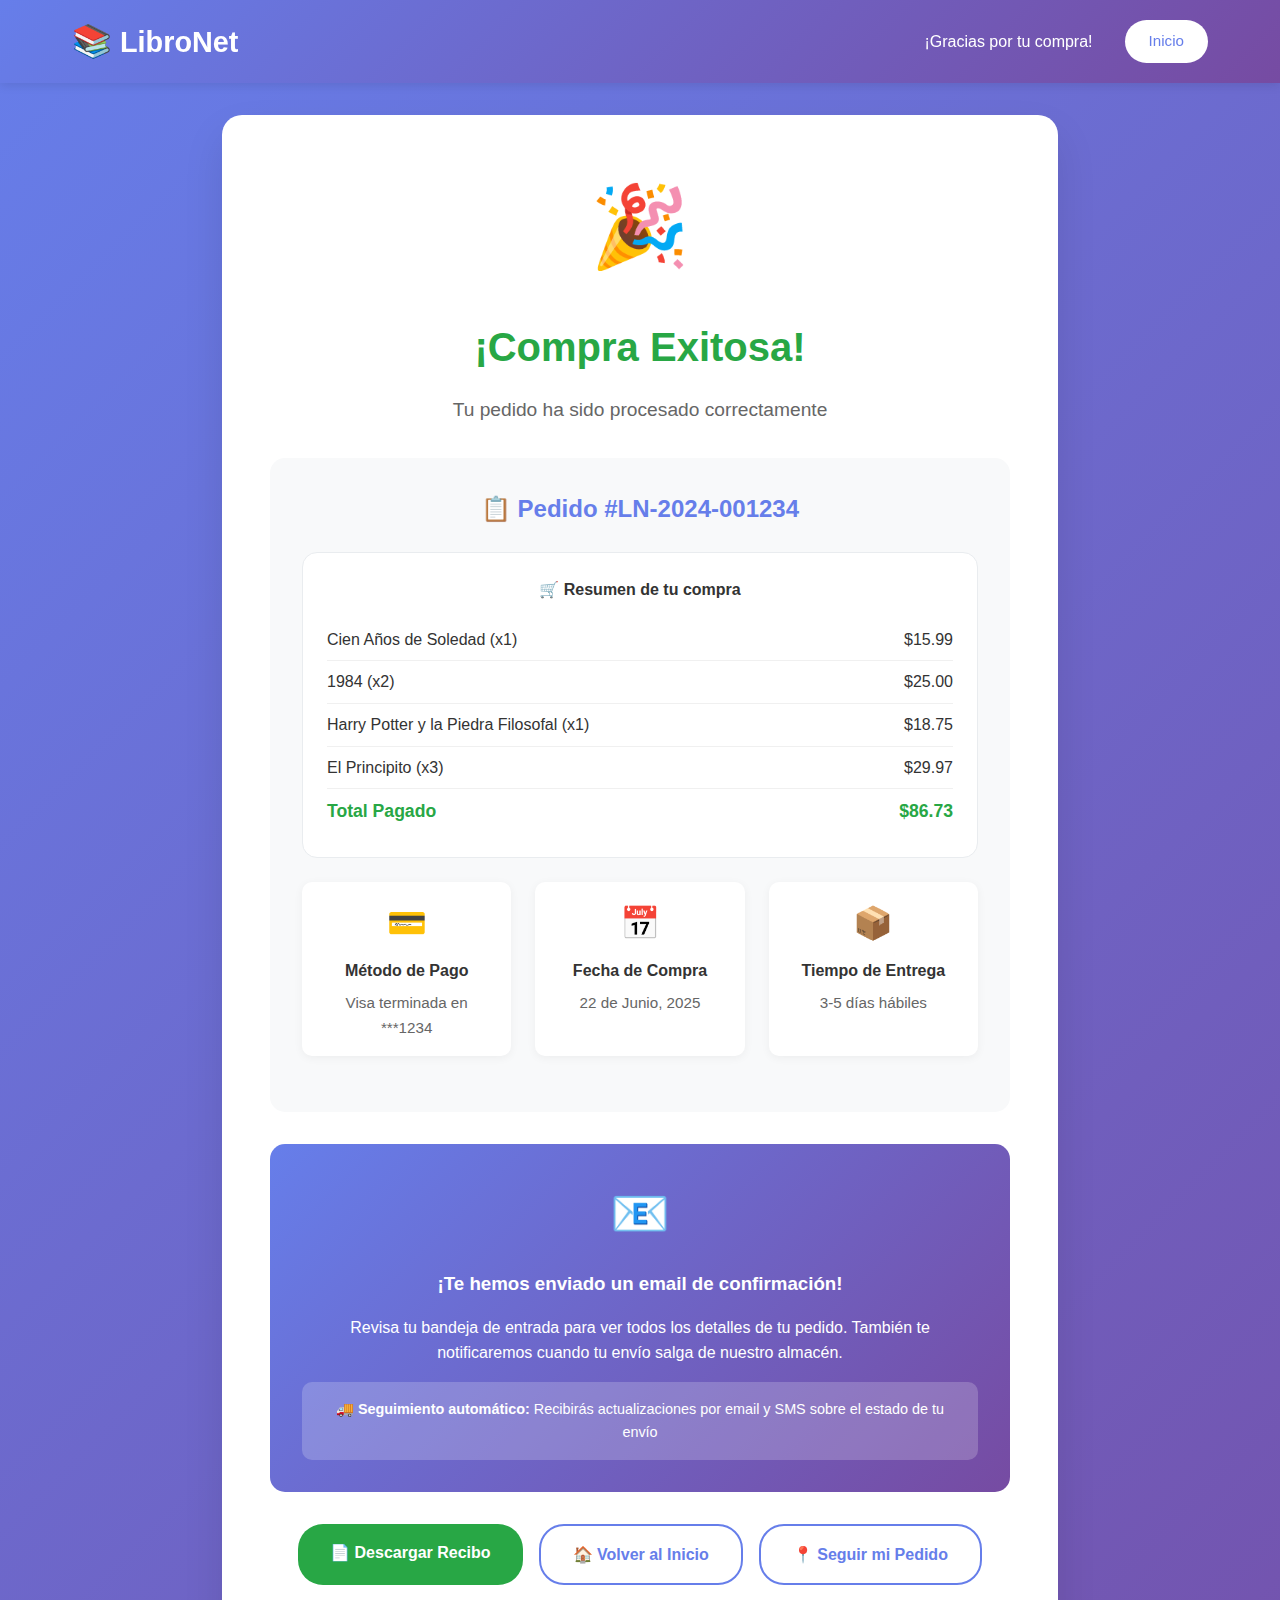
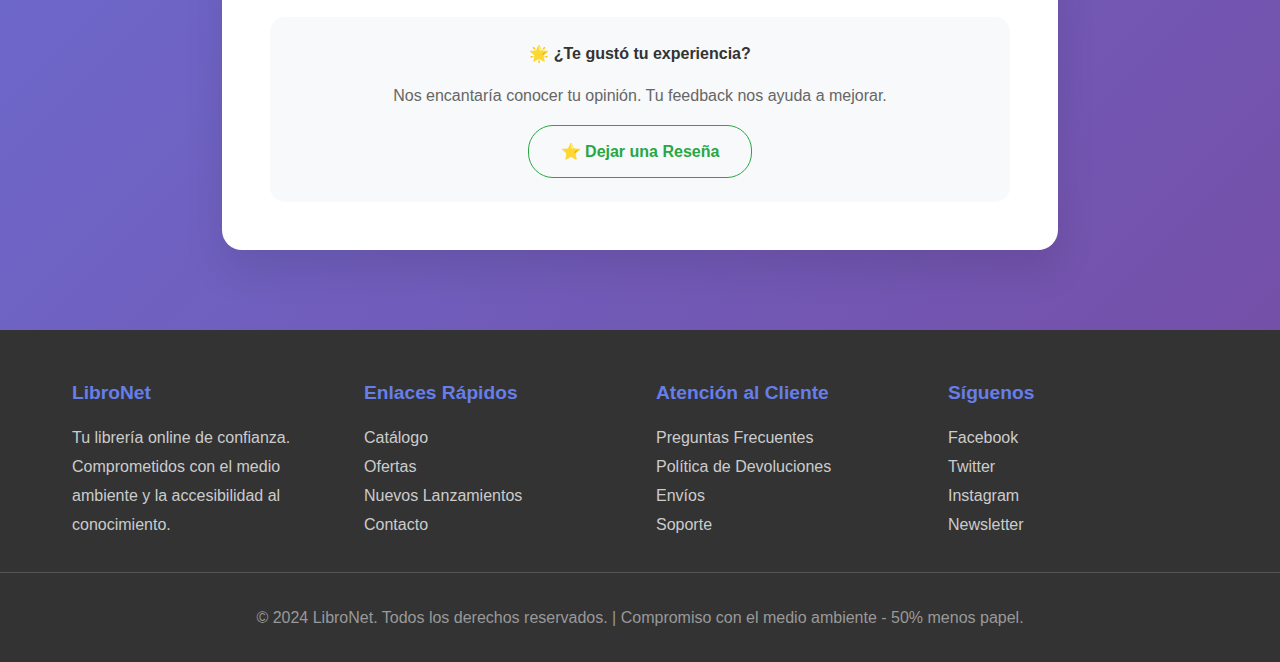
<file: pages/successful.html>
<!DOCTYPE html>
<html lang="es">

<head>
  <meta charset="UTF-8">
  <meta name="viewport" content="width=device-width, initial-scale=1.0">
  <title>Compra Exitosa - LibroNet</title>
  <link rel="stylesheet" href="../css/general.css">
  <link rel="stylesheet" href="../css/successful.css">
</head>

<body>
  <!-- Navbar -->
  <nav class="navbar">
    <div class="nav-container">
      <div class="logo">LibroNet</div>
      <div class="nav-buttons">
        <span style="color: white; margin-right: 1rem;">¡Gracias por tu compra!</span>
        <a href="../index.html" class="btn btn-primary">Inicio</a>
      </div>
    </div>
  </nav>

  <!-- Confetti Animation -->
  <div class="confetti" style="left: 10%;"></div>
  <div class="confetti" style="left: 20%;"></div>
  <div class="confetti" style="left: 30%;"></div>
  <div class="confetti" style="left: 40%;"></div>
  <div class="confetti" style="left: 60%;"></div>
  <div class="confetti" style="left: 70%;"></div>
  <div class="confetti" style="left: 80%;"></div>
  <div class="confetti" style="left: 90%;"></div>

  <!-- Contenido principal -->
  <div class="success-container">
    <div class="success-card">
      <div class="success-icon">🎉</div>
      <h1 class="success-title">¡Compra Exitosa!</h1>
      <p class="success-subtitle">Tu pedido ha sido procesado correctamente</p>

      <div class="order-details">
        <div class="order-number">📋 Pedido #LN-2024-001234</div>

        <div class="purchase-summary">
          <div class="summary-title">🛒 Resumen de tu compra</div>
          <div class="summary-item">
            <span>Cien Años de Soledad (x1)</span>
            <span>$15.99</span>
          </div>
          <div class="summary-item">
            <span>1984 (x2)</span>
            <span>$25.00</span>
          </div>
          <div class="summary-item">
            <span>Harry Potter y la Piedra Filosofal (x1)</span>
            <span>$18.75</span>
          </div>
          <div class="summary-item">
            <span>El Principito (x3)</span>
            <span>$29.97</span>
          </div>
          <div class="summary-item">
            <span>Total Pagado</span>
            <span>$86.73</span>
          </div>
        </div>

        <div class="order-info">
          <div class="info-item">
            <div class="info-icon">💳</div>
            <div class="info-title">Método de Pago</div>
            <div class="info-value">Visa terminada en ***1234</div>
          </div>
          <div class="info-item">
            <div class="info-icon">📅</div>
            <div class="info-title">Fecha de Compra</div>
            <div class="info-value">22 de Junio, 2025</div>
          </div>
          <div class="info-item">
            <div class="info-icon">📦</div>
            <div class="info-title">Tiempo de Entrega</div>
            <div class="info-value">3-5 días hábiles</div>
          </div>
        </div>
      </div>

      <div class="notification-section">
        <div class="notification-icon">📧</div>
        <h3>¡Te hemos enviado un email de confirmación!</h3>
        <p style="margin: 1rem 0;">
          Revisa tu bandeja de entrada para ver todos los detalles de tu pedido.
          También te notificaremos cuando tu envío salga de nuestro almacén.
        </p>
        <div style="background: rgba(255, 255, 255, 0.2); padding: 1rem; border-radius: 10px; margin-top: 1rem;">
          <p style="margin: 0; font-size: 0.9rem;">
            🚚 <strong>Seguimiento automático:</strong> Recibirás actualizaciones por email y SMS sobre el estado de tu
            envío
          </p>
        </div>
      </div>

      <div class="buttons-section">
        <a href="#" class="btn-success" onclick="descargarRecibo()">📄 Descargar Recibo</a>
        <a href="../index.html" class="btn-secondary">🏠 Volver al Inicio</a>
        <a href="#" class="btn-secondary" onclick="seguirPedido()">📍 Seguir mi Pedido</a>
      </div>

      <div style="margin-top: 2rem; padding: 1.5rem; background: #f8f9fa; border-radius: 15px;">
        <h4 style="color: #333; margin-bottom: 1rem;">🌟 ¿Te gustó tu experiencia?</h4>
        <p style="color: #666; margin-bottom: 1rem;">
          Nos encantaría conocer tu opinión. Tu feedback nos ayuda a mejorar.
        </p>
        <button class="btn-secondary" onclick="dejarResena()" style="border: 1px solid #28a745; color: #28a745;">
          ⭐ Dejar una Reseña
        </button>
      </div>
    </div>
  </div>

  <!-- Footer -->
  <footer class="footer">
    <div class="footer-container">
      <div class="footer-section">
        <h4>LibroNet</h4>
        <p>Tu librería online de confianza. Comprometidos con el medio ambiente y la accesibilidad al conocimiento.</p>
      </div>
      <div class="footer-section">
        <h4>Enlaces Rápidos</h4>
        <p><a href="#catalogo">Catálogo</a></p>
        <p><a href="#">Ofertas</a></p>
        <p><a href="#">Nuevos Lanzamientos</a></p>
        <p><a href="#">Contacto</a></p>
      </div>
      <div class="footer-section">
        <h4>Atención al Cliente</h4>
        <p><a href="#">Preguntas Frecuentes</a></p>
        <p><a href="#">Política de Devoluciones</a></p>
        <p><a href="#">Envíos</a></p>
        <p><a href="#">Soporte</a></p>
      </div>
      <div class="footer-section">
        <h4>Síguenos</h4>
        <p><a href="#">Facebook</a></p>
        <p><a href="#">Twitter</a></p>
        <p><a href="#">Instagram</a></p>
        <p><a href="#">Newsletter</a></p>
      </div>
    </div>
    <div class="footer-bottom">
      <p>&copy; 2024 LibroNet. Todos los derechos reservados. | Compromiso con el medio ambiente - 50% menos papel.</p>
    </div>
  </footer>

  <script>
    // Función para descargar recibo
    function descargarRecibo() {
      alert('📄 Tu recibo se está descargando...\n\nSe guardará en tu carpeta de descargas como "Recibo_LibroNet_LN-2024-001234.pdf"');
      // Aquí iría la lógica real para generar y descargar el PDF
    }

    // Función para seguir pedido
    function seguirPedido() {
      alert('📍 Redirigiendo a la página de seguimiento...\n\nPodrás ver el estado actual de tu envío en tiempo real.');
      // Aquí iría la redirección a la página de seguimiento
    }

    // Función para dejar reseña
    function dejarResena() {
      alert('⭐ ¡Gracias por querer compartir tu experiencia!\n\nTe redirigiremos a la página de reseñas donde podrás calificar tu compra y ayudar a otros usuarios.');
      // Aquí iría la redirección a la página de reseñas
    }

    // Animación adicional de confetti
    function createConfetti() {
      for (let i = 0; i < 5; i++) {
        setTimeout(() => {
          const confetti = document.createElement('div');
          confetti.className = 'confetti';
          confetti.style.left = Math.random() * 100 + '%';
          confetti.style.backgroundColor = ['#ff6b6b', '#4ecdc4', '#45b7d1', '#96ceb4', '#feca57'][Math.floor(Math.random() * 5)];
          document.body.appendChild(confetti);

          setTimeout(() => {
            confetti.remove();
          }, 3000);
        }, i * 200);
      }
    }

    // Ejecutar confetti adicional después de la carga
    setTimeout(createConfetti, 1000);
    setTimeout(createConfetti, 3000);

    function prepararParaCaptura() {
      document.querySelector('.navbar').classList.add('fixed-navbar');
    }
  </script>
</body>

</html>
</file>
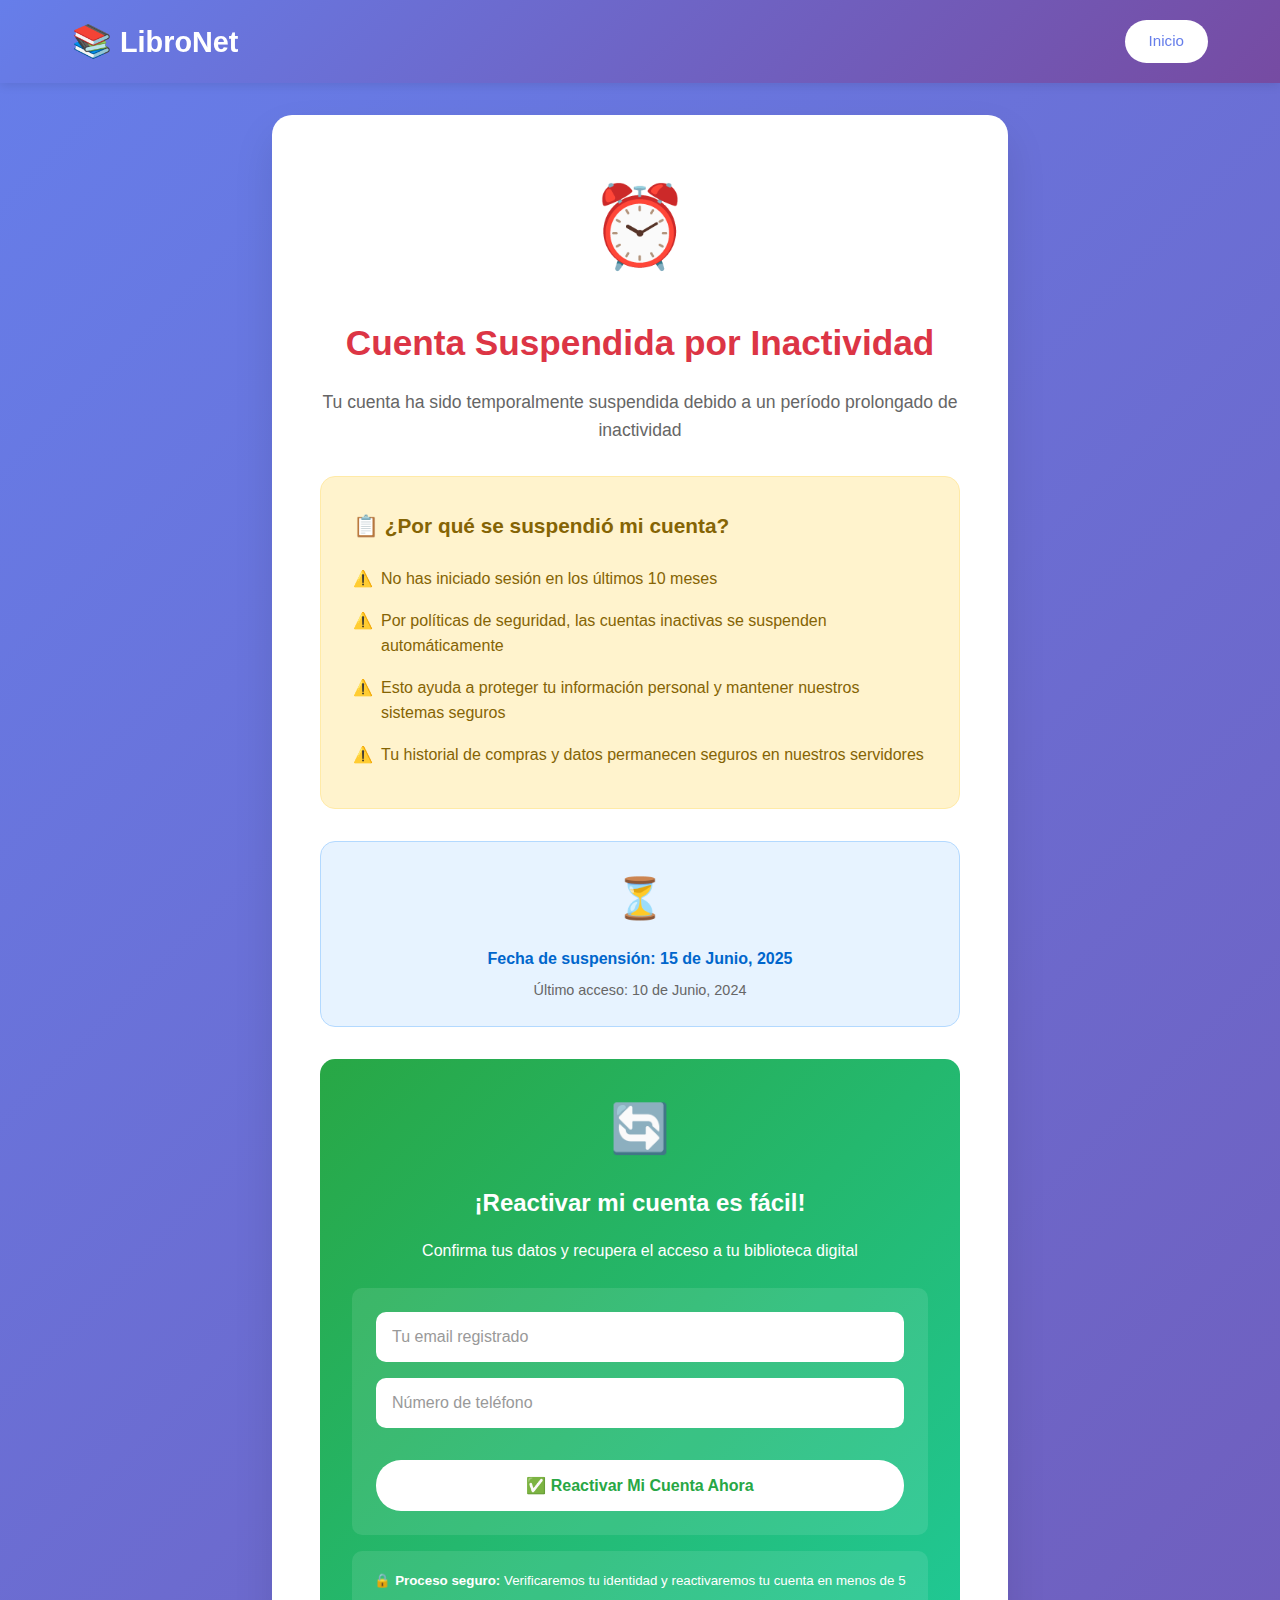
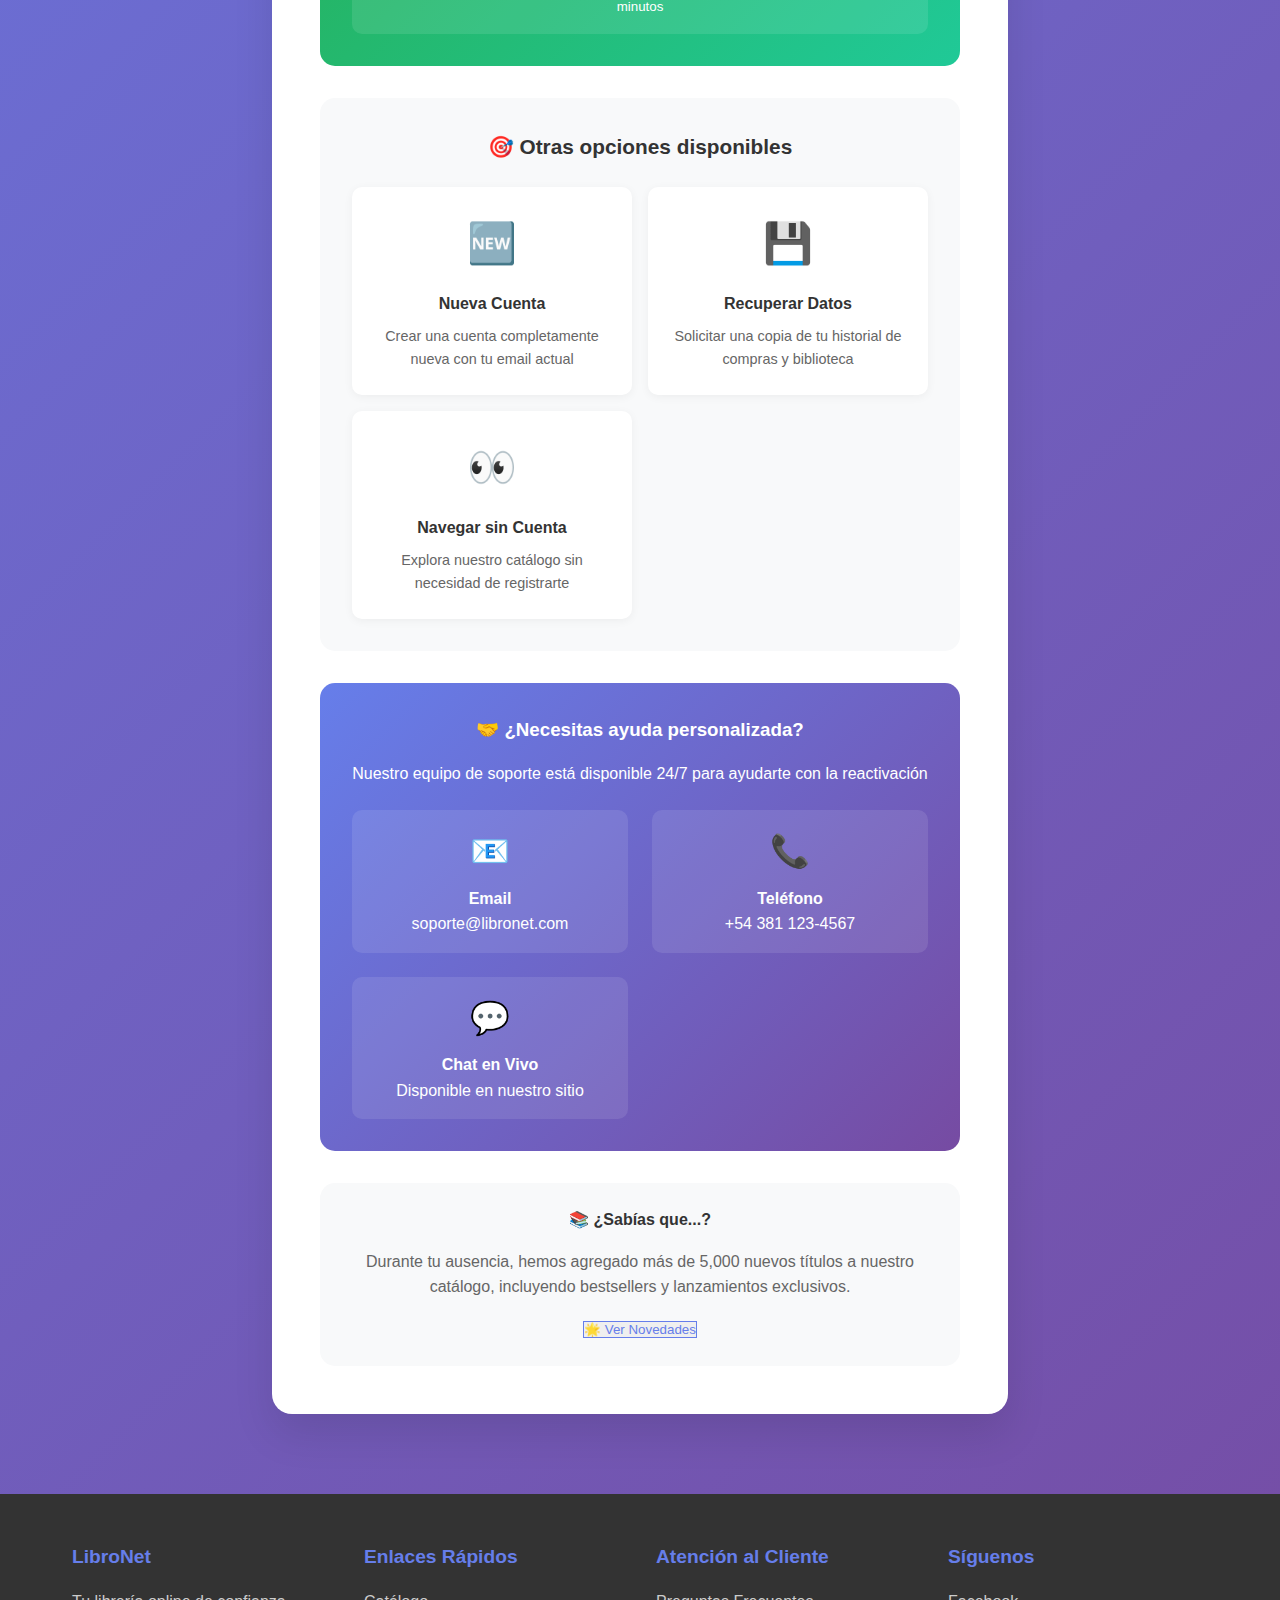
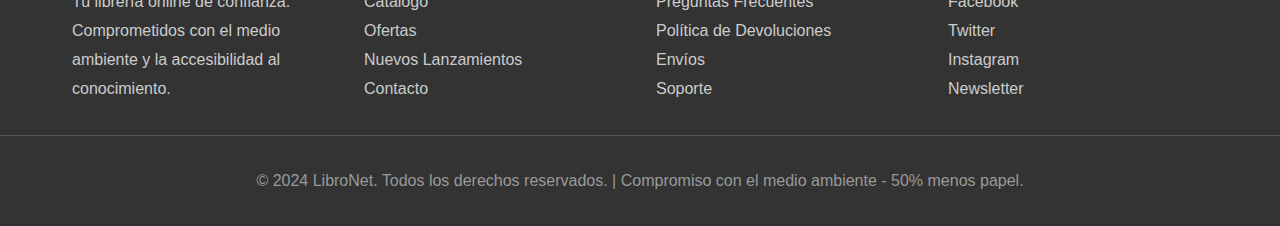
<file: pages/suspended.html>
<!DOCTYPE html>
<html lang="es">

<head>
  <meta charset="UTF-8">
  <meta name="viewport" content="width=device-width, initial-scale=1.0">
  <title>Cuenta Suspendida - LibroNet</title>
  <link rel="stylesheet" href="../css/general.css">
  <link rel="stylesheet" href="../css/suspended.css">
</head>

<body>
  <!-- Navbar -->
  <nav class="navbar">
    <div class="nav-container">
      <div class="logo">LibroNet</div>
      <div class="nav-buttons">
        <a href="../index.html" class="btn btn-primary">Inicio</a>
      </div>
    </div>
  </nav>

  <!-- Contenido principal -->
  <div class="suspension-container">
    <div class="suspension-card">
      <div class="suspension-icon">⏰</div>
      <h1 class="suspension-title">Cuenta Suspendida por Inactividad</h1>
      <p class="suspension-subtitle">Tu cuenta ha sido temporalmente suspendida debido a un período prolongado de
        inactividad</p>

      <div class="info-section">
        <div class="info-title">
          📋 ¿Por qué se suspendió mi cuenta?
        </div>
        <ul class="info-list">
          <li>No has iniciado sesión en los últimos 10 meses</li>
          <li>Por políticas de seguridad, las cuentas inactivas se suspenden automáticamente</li>
          <li>Esto ayuda a proteger tu información personal y mantener nuestros sistemas seguros</li>
          <li>Tu historial de compras y datos permanecen seguros en nuestros servidores</li>
        </ul>
      </div>

      <div class="timer-section">
        <div class="timer-icon">⏳</div>
        <div class="timer-text">Fecha de suspensión: 15 de Junio, 2025</div>
        <div class="timer-subtext">Último acceso: 10 de Junio, 2024</div>
      </div>

      <div class="reactivation-section">
        <div class="reactivation-icon">🔄</div>
        <div class="reactivation-title">¡Reactivar mi cuenta es fácil!</div>
        <p>Confirma tus datos y recupera el acceso a tu biblioteca digital</p>

        <div class="reactivation-form">
          <div class="form-group-inline">
            <input type="email" class="form-input-white" placeholder="Tu email registrado" id="emailReactivacion">
          </div>
          <div class="form-group-inline">
            <input type="text" class="form-input-white" placeholder="Número de teléfono" id="telefonoReactivacion">
          </div>
          <button class="btn-reactivate" onclick="reactivarCuenta()">
            ✅ Reactivar Mi Cuenta Ahora
          </button>
        </div>

        <div style="margin-top: 1rem; padding: 1rem; background: rgba(255, 255, 255, 0.1); border-radius: 10px;">
          <small>
            🔒 <strong>Proceso seguro:</strong> Verificaremos tu identidad y reactivaremos tu cuenta en menos de 5
            minutos
          </small>
        </div>
      </div>

      <div class="alternative-section">
        <div class="alternative-title">🎯 Otras opciones disponibles</div>
        <div class="alternative-options">
          <div class="option-card" onclick="crearNuevaCuenta()">
            <div class="option-icon">🆕</div>
            <div class="option-title">Nueva Cuenta</div>
            <div class="option-description">Crear una cuenta completamente nueva con tu email actual</div>
          </div>
          <div class="option-card" onclick="recuperarDatos()">
            <div class="option-icon">💾</div>
            <div class="option-title">Recuperar Datos</div>
            <div class="option-description">Solicitar una copia de tu historial de compras y biblioteca</div>
          </div>
          <div class="option-card" onclick="navegarSinCuenta()">
            <div class="option-icon">👀</div>
            <div class="option-title">Navegar sin Cuenta</div>
            <div class="option-description">Explora nuestro catálogo sin necesidad de registrarte</div>
          </div>
        </div>
      </div>

      <div class="contact-section">
        <h3 style="margin-bottom: 1rem; text-align: center;">🤝 ¿Necesitas ayuda personalizada?</h3>
        <p style="text-align: center; margin-bottom: 1.5rem;">
          Nuestro equipo de soporte está disponible 24/7 para ayudarte con la reactivación
        </p>

        <div class="contact-info">
          <div class="contact-item">
            <div class="contact-item-icon">📧</div>
            <div><strong>Email</strong></div>
            <div>soporte@libronet.com</div>
          </div>
          <div class="contact-item">
            <div class="contact-item-icon">📞</div>
            <div><strong>Teléfono</strong></div>
            <div>+54 381 123-4567</div>
          </div>
          <div class="contact-item">
            <div class="contact-item-icon">💬</div>
            <div><strong>Chat en Vivo</strong></div>
            <div>Disponible en nuestro sitio</div>
          </div>
        </div>
      </div>

      <div style="margin-top: 2rem; padding: 1.5rem; background: #f8f9fa; border-radius: 15px; text-align: center;">
        <h4 style="color: #333; margin-bottom: 1rem;">📚 ¿Sabías que...?</h4>
        <p style="color: #666; margin-bottom: 1rem;">
          Durante tu ausencia, hemos agregado más de 5,000 nuevos títulos a nuestro catálogo, incluyendo bestsellers y
          lanzamientos exclusivos.
        </p>
        <button class="btn-secondary" onclick="verNovedades()" style="border: 1px solid #667eea; color: #667eea;">
          🌟 Ver Novedades
        </button>
      </div>
    </div>
  </div>

  <!-- Footer -->
  <footer class="footer">
    <div class="footer-container">
      <div class="footer-section">
        <h4>LibroNet</h4>
        <p>Tu librería online de confianza. Comprometidos con el medio ambiente y la accesibilidad al conocimiento.</p>
      </div>
      <div class="footer-section">
        <h4>Enlaces Rápidos</h4>
        <p><a href="#catalogo">Catálogo</a></p>
        <p><a href="#">Ofertas</a></p>
        <p><a href="#">Nuevos Lanzamientos</a></p>
        <p><a href="#">Contacto</a></p>
      </div>
      <div class="footer-section">
        <h4>Atención al Cliente</h4>
        <p><a href="#">Preguntas Frecuentes</a></p>
        <p><a href="#">Política de Devoluciones</a></p>
        <p><a href="#">Envíos</a></p>
        <p><a href="#">Soporte</a></p>
      </div>
      <div class="footer-section">
        <h4>Síguenos</h4>
        <p><a href="#">Facebook</a></p>
        <p><a href="#">Twitter</a></p>
        <p><a href="#">Instagram</a></p>
        <p><a href="#">Newsletter</a></p>
      </div>
    </div>
    <div class="footer-bottom">
      <p>&copy; 2024 LibroNet. Todos los derechos reservados. | Compromiso con el medio ambiente - 50% menos papel.</p>
    </div>
  </footer>

  <script>
    // Función para reactivar cuenta
    function reactivarCuenta() {
      const email = document.getElementById('emailReactivacion').value;
      const telefono = document.getElementById('telefonoReactivacion').value;

      if (!email || !telefono) {
        alert('⚠️ Por favor completa todos los campos para proceder con la reactivación.');
        return;
      }

      // Validar email básico
      const emailRegex = /^[^\s@]+@[^\s@]+\.[^\s@]+$/;
      if (!emailRegex.test(email)) {
        alert('⚠️ Por favor ingresa un email válido.');
        return;
      }

      // Simular proceso de reactivación
      const btn = document.querySelector('.btn-reactivate');
      btn.innerHTML = '⏳ Verificando datos...';
      btn.disabled = true;

      setTimeout(() => {
        btn.innerHTML = '✅ Enviando código de verificación...';
      }, 1500);

      setTimeout(() => {
        alert('📧 ¡Perfecto! Hemos enviado un código de verificación a tu email.\n\nRevisa tu bandeja de entrada (y spam) y sigue las instrucciones para completar la reactivación.\n\n🔒 Por seguridad, el código expira en 15 minutos.');

        // Simular redirección a página de verificación
        setTimeout(() => {
          alert('🔄 Redirigiendo a la página de verificación...');
          // window.location.href = 'verificacion.html';
        }, 2000);
      }, 3000);
    }

    // Función para crear nueva cuenta
    function crearNuevaCuenta() {
      if (confirm('🆕 ¿Estás seguro de que quieres crear una nueva cuenta?\n\nPerderás tu historial de compras anterior, pero podrás empezar fresh con todas las nuevas funcionalidades.')) {
        alert('✨ Te redirigiremos al formulario de registro.\n\n¡Bienvenido de vuelta a LibroNet!');
        window.location.href = "./register.html";
      }
    }

    // Función para recuperar datos
    function recuperarDatos() {
      alert('💾 Solicitud de recuperación de datos enviada.\n\nRecibirás un email con:\n• Tu historial de compras\n• Lista de libros favoritos\n• Preferencias de cuenta\n\n📧 El archivo llegará en las próximas 24-48 horas.');
    }

    // Función para navegar sin cuenta
    function navegarSinCuenta() {
      if (confirm('👀 ¿Quieres explorar nuestro catálogo sin registrarte?\n\nPodrás ver todos los libros, pero necesitarás una cuenta para comprar.')) {
        alert('🚀 ¡Perfecto! Te llevamos a nuestro catálogo completo.');
        window.location.href = '../index.html#catalogo';
      }
    }

    // Función para ver novedades
    function verNovedades() {
      alert('🌟 ¡Genial! Te mostraremos todos los nuevos títulos que agregamos.\n\nIncluye:\n• Bestsellers 2024-2025\n• Lanzamientos exclusivos\n• Autores emergentes\n• Colecciones especiales');
      // window.location.href = 'novedades.html';
    }

    // Animación de entrada escalonada
    window.addEventListener('load', function () {
      const elements = document.querySelectorAll('.info-section, .reactivation-section, .alternative-section, .contact-section');
      elements.forEach((el, index) => {
        el.style.setProperty('--delay', `${0.7 + (index * 0.2)}s`);
        el.classList.add('fade-in-delay');
      });
    });

    function prepararParaCaptura() {
      document.querySelector('.navbar').classList.add('fixed-navbar');
    }
  </script>
</body>

</html>
</file>
<file: css/general.css>
/* General Styles - Estilos comunes para toda la aplicación */

* {
    margin: 0;
    padding: 0;
    box-sizing: border-box;
}

body {
    font-family: 'Arial', sans-serif;
    line-height: 1.6;
    color: #333;
    background-color: #f8f9fa;
}

/* Navbar - Barra de navegación */
@media print {
    .navbar {
        position: static !important;
        box-shadow: none !important;
    }
}

.navbar {
    background: linear-gradient(135deg, #667eea 0%, #764ba2 100%);
    padding: 1rem 0;
    position: sticky;
    top: 0;
    /* position: fixed;
    left: 0;
    right: 0; */
    width: 100%;
    z-index: 1000;
    box-shadow: 0 2px 10px rgba(0, 0, 0, 0.1);
}

.nav-container {
    max-width: 1200px;
    margin: 0 auto;
    display: flex;
    justify-content: space-between;
    align-items: center;
    padding: 0 2rem;
}

.logo {
    display: flex;
    align-items: center;
    color: white;
    font-size: 1.8rem;
    font-weight: bold;
}

.logo::before {
    content: "📚";
    margin-right: 0.5rem;
    font-size: 2rem;
}

.nav-buttons {
    display: flex;
    justify-content: center;
    align-items: center;
    gap: 1rem;
}

/* Botones generales */
.btn {
    padding: 0.6rem 1.5rem;
    border: none;
    border-radius: 25px;
    cursor: pointer;
    font-size: 0.95rem;
    font-weight: 500;
    transition: all 0.3s ease;
    text-decoration: none;
    display: inline-block;
}

.btn-outline {
    background: transparent;
    color: white;
    border: 2px solid white;
}

.btn-outline:hover {
    background: white;
    color: #667eea;
}

.btn-primary {
    background: white;
    color: #667eea;
}

.btn-primary:hover {
    background: #f0f0f0;
    transform: translateY(-2px);
}

/* Formularios generales */
.form-group {
    margin-bottom: 1.5rem;
}

.form-label {
    display: block;
    font-weight: 600;
    color: #333;
    margin-bottom: 0.5rem;
    font-size: 0.95rem;
}

.form-input {
    width: 100%;
    padding: 1rem;
    border: 2px solid #e9ecef;
    border-radius: 10px;
    font-size: 1rem;
    transition: all 0.3s ease;
    background: #f8f9fa;
}

.form-input:focus {
    outline: none;
    border-color: #667eea;
    background: white;
    box-shadow: 0 0 0 3px rgba(102, 126, 234, 0.1);
}

.form-input:valid {
    border-color: #28a745;
}

/* Footer */
.footer {
    background: #333;
    color: white;
    padding: 3rem 0 2rem;
    margin-top: 80px;
}

.footer-container {
    max-width: 1200px;
    margin: 0 auto;
    padding: 0 2rem;
    display: grid;
    grid-template-columns: repeat(auto-fit, minmax(250px, 1fr));
    gap: 2rem;
}

.footer-section h4 {
    font-size: 1.2rem;
    margin-bottom: 1rem;
    color: #667eea;
}

.footer-section p,
.footer-section a {
    color: #ccc;
    text-decoration: none;
    line-height: 1.8;
}

.footer-section a:hover {
    color: white;
}

.footer-bottom {
    text-align: center;
    margin-top: 2rem;
    padding-top: 2rem;
    border-top: 1px solid #555;
    color: #999;
}

/* Responsive para navbar */
@media (max-width: 768px) {
    .nav-container {
        padding: 0 1rem;
    }
}
</file>
<file: css/index.css>
/* Index Styles - Estilos específicos para la página principal */

/* Hero Section */
.hero {
    background: linear-gradient(135deg, #667eea 0%, #764ba2 100%);
    color: white;
    padding: 120px 0 80px;
    text-align: center;
}

.hero-container {
    max-width: 1200px;
    margin: 0 auto;
    padding: 0 2rem;
}

.hero h1 {
    font-size: 3.5rem;
    margin-bottom: 1rem;
    font-weight: 700;
}

.hero p {
    font-size: 1.3rem;
    margin-bottom: 2rem;
    opacity: 0.9;
    max-width: 600px;
    margin-left: auto;
    margin-right: auto;
}

.btn-hero {
    background: white;
    color: #667eea;
    padding: 1rem 2.5rem;
    font-size: 1.1rem;
    font-weight: 600;
    border-radius: 30px;
    text-decoration: none;
    display: inline-block;
    transition: all 0.3s ease;
    box-shadow: 0 4px 15px rgba(0,0,0,0.2);
}

.btn-hero:hover {
    transform: translateY(-3px);
    box-shadow: 0 6px 20px rgba(0,0,0,0.3);
}

/* Catálogo Section */
.catalogo {
    padding: 80px 0;
    background: white;
}

.catalogo-container {
    max-width: 1200px;
    margin: 0 auto;
    padding: 0 2rem;
}

.catalogo h2 {
    text-align: center;
    font-size: 2.5rem;
    margin-bottom: 3rem;
    color: #333;
}

.catalogo-content {
    display: flex;
    gap: 2rem;
    min-height: 600px;
}

/* Panel Izquierdo - Lista de libros */
.libros-panel {
    width: 25%;
    background: #f8f9fa;
    padding: 1.5rem;
    border-radius: 10px;
    box-shadow: 0 2px 10px rgba(0,0,0,0.1);
}

.search-container {
    margin-bottom: 1.5rem;
}

.search-input {
    width: 100%;
    padding: 0.8rem;
    border: 2px solid #e9ecef;
    border-radius: 8px;
    font-size: 0.95rem;
    transition: border-color 0.3s ease;
}

.search-input:focus {
    outline: none;
    border-color: #667eea;
}

.libros-lista {
    max-height: 500px;
    overflow-y: auto;
}

.libro-item {
    display: flex;
    align-items: center;
    padding: 0.8rem;
    margin-bottom: 0.5rem;
    background: white;
    border-radius: 8px;
    cursor: pointer;
    transition: all 0.3s ease;
    border: 2px solid transparent;
}

.libro-item:hover {
    background: #e3f2fd;
    transform: translateX(5px);
}

.libro-item.selected {
    border-color: #667eea;
    background: #e3f2fd;
}

.libro-imagen {
    width: 50px;
    height: 50px;
    background: linear-gradient(135deg, #667eea, #764ba2);
    border-radius: 6px;
    margin-right: 0.8rem;
    display: flex;
    align-items: center;
    justify-content: center;
    color: white;
    font-size: 1.2rem;
}

.libro-titulo {
    font-size: 0.9rem;
    font-weight: 500;
    color: #333;
    line-height: 1.3;
}

/* Panel Derecho - Detalles del libro */
.detalles-panel {
    width: 75%;
    background: white;
    padding: 2rem;
    border-radius: 10px;
    box-shadow: 0 2px 10px rgba(0,0,0,0.1);
}

.libro-detalle {
    display: none;
}

.libro-detalle.active {
    display: block;
}

.detalle-header {
    display: flex;
    gap: 2rem;
    margin-bottom: 2rem;
}

.detalle-imagen {
    width: 150px;
    height: 200px;
    background: linear-gradient(135deg, #667eea, #764ba2);
    border-radius: 10px;
    display: flex;
    align-items: center;
    justify-content: center;
    color: white;
    font-size: 3rem;
}

.detalle-info h3 {
    font-size: 2rem;
    color: #333;
    margin-bottom: 0.5rem;
}

.detalle-autor {
    font-size: 1.2rem;
    color: #666;
    margin-bottom: 1rem;
}

.detalle-precio {
    font-size: 1.5rem;
    color: #28a745;
    font-weight: bold;
    margin-bottom: 1rem;
}

.btn-comprar {
    background: linear-gradient(135deg, #28a745, #20c997);
    color: white;
    padding: 0.8rem 2rem;
    border: none;
    border-radius: 25px;
    font-size: 1.1rem;
    font-weight: 600;
    cursor: pointer;
    transition: all 0.3s ease;
}

.btn-comprar:hover {
    transform: translateY(-2px);
    box-shadow: 0 4px 15px rgba(40, 167, 69, 0.3);
}

.detalle-descripcion {
    margin-top: 2rem;
}

.detalle-descripcion h4 {
    font-size: 1.3rem;
    color: #333;
    margin-bottom: 1rem;
}

.detalle-descripcion p {
    color: #666;
    line-height: 1.8;
    font-size: 1rem;
}

.estado-inicial {
    text-align: center;
    color: #666;
    font-size: 1.1rem;
    margin-top: 3rem;
}

/* Responsive para index */
@media (max-width: 768px) {
    .hero h1 {
        font-size: 2.5rem;
    }

    .catalogo-content {
        flex-direction: column;
    }

    .libros-panel,
    .detalles-panel {
        width: 100%;
    }

    .detalle-header {
        flex-direction: column;
        align-items: center;
    }
}
</file>
<file: css/carrito.css>
/* Estilos específicos para el carrito */
body {
  padding-top: 80px;
}

.carrito-container {
  max-width: 1200px;
  margin: 0 auto;
  padding: 2rem;
  min-height: calc(100vh - 200px);
}

.carrito-header {
  text-align: center;
  margin-bottom: 3rem;
}

.carrito-header h1 {
  font-size: 2.5rem;
  color: #333;
  margin-bottom: 0.5rem;
}

.carrito-header p {
  color: #666;
  font-size: 1.1rem;
}

.carrito-content {
  display: grid;
  grid-template-columns: 2fr 1fr;
  gap: 3rem;
  margin-bottom: 3rem;
}

.productos-carrito {
  background: white;
  border-radius: 15px;
  padding: 2rem;
  box-shadow: 0 5px 15px rgba(0, 0, 0, 0.1);
}

.productos-carrito h2 {
  color: #333;
  margin-bottom: 1.5rem;
  font-size: 1.5rem;
}

.producto-carrito {
  display: flex;
  align-items: center;
  padding: 1.5rem;
  border: 2px solid #f0f0f0;
  border-radius: 10px;
  margin-bottom: 1rem;
  transition: all 0.3s ease;
}

.producto-carrito:hover {
  border-color: #667eea;
  transform: translateY(-2px);
}

.producto-imagen {
  font-size: 3rem;
  margin-right: 1.5rem;
}

.producto-info {
  flex: 1;
}

.producto-titulo {
  font-size: 1.2rem;
  font-weight: 600;
  color: #333;
  margin-bottom: 0.5rem;
}

.producto-precio {
  font-size: 1.1rem;
  color: #667eea;
  font-weight: 600;
}

.producto-cantidad {
  display: flex;
  align-items: center;
  gap: 1rem;
  margin: 0 2rem;
}

.cantidad-btn {
  background: #667eea;
  color: white;
  border: none;
  width: 35px;
  height: 35px;
  border-radius: 50%;
  cursor: pointer;
  font-size: 1.2rem;
  display: flex;
  align-items: center;
  justify-content: center;
  transition: all 0.3s ease;
}

.cantidad-btn:hover {
  background: #5a6fd8;
  transform: scale(1.1);
}

.cantidad-input {
  width: 60px;
  text-align: center;
  padding: 0.5rem;
  border: 2px solid #e9ecef;
  border-radius: 5px;
  font-size: 1rem;
}

.producto-eliminar {
  background: #dc3545;
  color: white;
  border: none;
  padding: 0.5rem 1rem;
  border-radius: 5px;
  cursor: pointer;
  transition: all 0.3s ease;
}

.producto-eliminar:hover {
  background: #c82333;
  transform: scale(1.05);
}

.resumen-carrito {
  background: white;
  border-radius: 15px;
  padding: 2rem;
  box-shadow: 0 5px 15px rgba(0, 0, 0, 0.1);
  height: fit-content;
  position: sticky;
  top: 100px;
}

.resumen-carrito h3 {
  color: #333;
  margin-bottom: 1.5rem;
  font-size: 1.4rem;
}

.resumen-linea {
  display: flex;
  justify-content: space-between;
  margin-bottom: 1rem;
  padding-bottom: 0.5rem;
}

.resumen-linea.total {
  border-top: 2px solid #f0f0f0;
  padding-top: 1rem;
  font-size: 1.2rem;
  font-weight: 600;
  color: #333;
}

.btn-checkout {
  width: 100%;
  background: linear-gradient(135deg, #667eea 0%, #764ba2 100%);
  color: white;
  padding: 1rem;
  border: none;
  border-radius: 10px;
  font-size: 1.1rem;
  font-weight: 600;
  cursor: pointer;
  margin-top: 1.5rem;
  transition: all 0.3s ease;
}

.btn-checkout:hover {
  transform: translateY(-2px);
  box-shadow: 0 5px 15px rgba(102, 126, 234, 0.3);
}

.carrito-vacio {
  text-align: center;
  padding: 4rem 2rem;
  background: white;
  border-radius: 15px;
  box-shadow: 0 5px 15px rgba(0, 0, 0, 0.1);
}

.carrito-vacio-icon {
  font-size: 4rem;
  margin-bottom: 1rem;
}

.carrito-vacio h2 {
  color: #333;
  margin-bottom: 1rem;
}

.carrito-vacio p {
  color: #666;
  margin-bottom: 2rem;
}

/* Responsive */
@media (max-width: 768px) {
  .carrito-content {
    grid-template-columns: 1fr;
    gap: 2rem;
  }

  .producto-carrito {
    flex-direction: column;
    text-align: center;
    gap: 1rem;
  }

  .producto-cantidad {
    margin: 0;
  }

  .resumen-carrito {
    position: static;
  }
}
</file>
<file: css/cart.css>
/* Estilos específicos para el carrito */
.carrito-container {
  max-width: 1200px;
  margin: 0 auto;
  padding: 2rem;
  min-height: calc(100vh - 200px);
}

.carrito-header {
  text-align: center;
  margin-bottom: 3rem;
}

.carrito-header h1 {
  font-size: 2.5rem;
  color: #333;
  margin-bottom: 0.5rem;
}

.carrito-header p {
  color: #666;
  font-size: 1.1rem;
}

.carrito-content {
  display: grid;
  grid-template-columns: 2fr 1fr;
  gap: 3rem;
  margin-bottom: 3rem;
}

.productos-carrito {
  background: white;
  border-radius: 15px;
  padding: 2rem;
  box-shadow: 0 5px 15px rgba(0, 0, 0, 0.1);
}

.productos-carrito h2 {
  color: #333;
  margin-bottom: 1.5rem;
  font-size: 1.5rem;
}

.producto-carrito {
  display: flex;
  align-items: center;
  padding: 1.5rem;
  border: 2px solid #f0f0f0;
  border-radius: 10px;
  margin-bottom: 1rem;
  transition: all 0.3s ease;
}

.producto-carrito:hover {
  border-color: #667eea;
  transform: translateY(-2px);
}

.producto-imagen {
  font-size: 3rem;
  margin-right: 1.5rem;
}

.producto-info {
  flex: 1;
}

.producto-titulo {
  font-size: 1.2rem;
  font-weight: 600;
  color: #333;
  margin-bottom: 0.5rem;
}

.producto-precio {
  font-size: 1.1rem;
  color: #667eea;
  font-weight: 600;
}

.producto-cantidad {
  display: flex;
  align-items: center;
  gap: 1rem;
  margin: 0 2rem;
}

.cantidad-btn {
  background: #667eea;
  color: white;
  border: none;
  width: 35px;
  height: 35px;
  border-radius: 50%;
  cursor: pointer;
  font-size: 1.2rem;
  display: flex;
  align-items: center;
  justify-content: center;
  transition: all 0.3s ease;
}

.cantidad-btn:hover {
  background: #5a6fd8;
  transform: scale(1.1);
}

.cantidad-input {
  width: 60px;
  text-align: center;
  padding: 0.5rem;
  border: 2px solid #e9ecef;
  border-radius: 5px;
  font-size: 1rem;
}

.producto-eliminar {
  background: #dc3545;
  color: white;
  border: none;
  padding: 0.5rem 1rem;
  border-radius: 5px;
  cursor: pointer;
  transition: all 0.3s ease;
}

.producto-eliminar:hover {
  background: #c82333;
  transform: scale(1.05);
}

.resumen-carrito {
  background: white;
  border-radius: 15px;
  padding: 2rem;
  box-shadow: 0 5px 15px rgba(0, 0, 0, 0.1);
  height: fit-content;
  position: sticky;
  top: 100px;
}

.resumen-carrito h3 {
  color: #333;
  margin-bottom: 1.5rem;
  font-size: 1.4rem;
}

.resumen-linea {
  display: flex;
  justify-content: space-between;
  margin-bottom: 1rem;
  padding-bottom: 0.5rem;
}

.resumen-linea.total {
  border-top: 2px solid #f0f0f0;
  padding-top: 1rem;
  font-size: 1.2rem;
  font-weight: 600;
  color: #333;
}

.btn-checkout {
  width: 100%;
  background: linear-gradient(135deg, #667eea 0%, #764ba2 100%);
  color: white;
  padding: 1rem;
  border: none;
  border-radius: 10px;
  font-size: 1.1rem;
  font-weight: 600;
  cursor: pointer;
  margin-top: 1.5rem;
  transition: all 0.3s ease;
}

.btn-checkout:hover {
  transform: translateY(-2px);
  box-shadow: 0 5px 15px rgba(102, 126, 234, 0.3);
}

.carrito-vacio {
  text-align: center;
  padding: 4rem 2rem;
  background: white;
  border-radius: 15px;
  box-shadow: 0 5px 15px rgba(0, 0, 0, 0.1);
}

.carrito-vacio-icon {
  font-size: 4rem;
  margin-bottom: 1rem;
}

.carrito-vacio h2 {
  color: #333;
  margin-bottom: 1rem;
}

.carrito-vacio p {
  color: #666;
  margin-bottom: 2rem;
}

/* Responsive */
@media (max-width: 768px) {
  .carrito-content {
    grid-template-columns: 1fr;
    gap: 2rem;
  }

  .producto-carrito {
    flex-direction: column;
    text-align: center;
    gap: 1rem;
  }

  .producto-cantidad {
    margin: 0;
  }

  .resumen-carrito {
    position: static;
  }
}
</file>
<file: css/login.css>
/* Login Styles - Estilos específicos para la página de login */

/* Main Content */
.main-content {
    padding: 120px 0 80px;
    min-height: calc(100vh - 300px);
    display: flex;
    align-items: center;
    justify-content: center;
}

.login-container {
    max-width: 450px;
    width: 100%;
    padding: 0 2rem;
}

.login-card {
    background: white;
    padding: 3rem;
    border-radius: 15px;
    box-shadow: 0 10px 30px rgba(0,0,0,0.1);
    text-align: center;
}

.login-header {
    margin-bottom: 2.5rem;
}

.login-icon {
    width: 80px;
    height: 80px;
    background: linear-gradient(135deg, #667eea, #764ba2);
    border-radius: 50%;
    display: flex;
    align-items: center;
    justify-content: center;
    margin: 0 auto 1.5rem;
    font-size: 2.5rem;
    color: white;
}

.login-header h1 {
    font-size: 2.2rem;
    color: #333;
    margin-bottom: 0.5rem;
    background: linear-gradient(135deg, #667eea, #764ba2);
    -webkit-background-clip: text;
    -webkit-text-fill-color: transparent;
    background-clip: text;
}

.login-header p {
    color: #666;
    font-size: 1rem;
}

.form-group {
    text-align: left;
}

.form-input {
    padding: 1rem 1.2rem;
}

.password-container {
    position: relative;
}

.password-toggle {
    position: absolute;
    right: 1rem;
    top: 50%;
    transform: translateY(-50%);
    background: none;
    border: none;
    cursor: pointer;
    color: #666;
    font-size: 1.2rem;
    padding: 0.5rem;
}

.password-toggle:hover {
    color: #667eea;
}

.forgot-password {
    text-align: right;
    margin-top: 0.5rem;
}

.forgot-password a {
    color: #667eea;
    text-decoration: none;
    font-size: 0.9rem;
}

.forgot-password a:hover {
    text-decoration: underline;
}

.btn-login {
    width: 100%;
    background: linear-gradient(135deg, #667eea, #764ba2);
    color: white;
    padding: 1rem 2rem;
    border: none;
    border-radius: 30px;
    font-size: 1.1rem;
    font-weight: 600;
    cursor: pointer;
    transition: all 0.3s ease;
    margin-top: 1rem;
}

.btn-login:hover {
    transform: translateY(-2px);
    box-shadow: 0 6px 20px rgba(102, 126, 234, 0.3);
}

.btn-login:disabled {
    background: #ccc;
    cursor: not-allowed;
    transform: none;
    box-shadow: none;
}

.divider {
    margin: 2rem 0;
    position: relative;
    text-align: center;
}

.divider::before {
    content: '';
    position: absolute;
    top: 50%;
    left: 0;
    right: 0;
    height: 1px;
    background: #e9ecef;
}

.divider span {
    background: white;
    padding: 0 1rem;
    color: #666;
    font-size: 0.9rem;
}

.register-link {
    text-align: center;
    color: #666;
}

.register-link a {
    color: #667eea;
    text-decoration: none;
    font-weight: 600;
}

.register-link a:hover {
    text-decoration: underline;
}

.remember-me {
    display: flex;
    align-items: center;
    gap: 0.5rem;
    margin-top: 1rem;
}

.remember-me input[type="checkbox"] {
    accent-color: #667eea;
    transform: scale(1.2);
}

.remember-me label {
    font-size: 0.9rem;
    color: #666;
    cursor: pointer;
}

.error-message {
    background: #f8d7da;
    color: #721c24;
    padding: 0.75rem;
    border-radius: 8px;
    margin-bottom: 1rem;
    font-size: 0.9rem;
    display: none;
}

.success-message {
    background: #d1edff;
    color: #0c5460;
    padding: 0.75rem;
    border-radius: 8px;
    margin-bottom: 1rem;
    font-size: 0.9rem;
    display: none;
}

/* Responsive para login */
@media (max-width: 768px) {
    .login-container {
        padding: 0 1rem;
    }

    .login-card {
        padding: 2rem;
    }

    .login-header h1 {
        font-size: 1.8rem;
    }
}

@media (max-width: 480px) {
    .login-card {
        padding: 1.5rem;
    }

    .login-header h1 {
        font-size: 1.6rem;
    }

    .login-icon {
        width: 60px;
        height: 60px;
        font-size: 2rem;
    }
}
</file>
<file: css/payment.css>
/* Estilos específicos para la página de pago */
    body {
      background: linear-gradient(135deg, #f5f7fa 0%, #c3cfe2 100%);
    }

    .pago-container {
      max-width: 1000px;
      margin: 0 auto;
      padding: 2rem;
      min-height: calc(100vh - 200px);
    }

    .pago-header {
      text-align: center;
      margin-bottom: 3rem;
    }

    .pago-header h1 {
      font-size: 2.5rem;
      color: #333;
      margin-bottom: 0.5rem;
    }

    .pago-header p {
      color: #666;
      font-size: 1.1rem;
    }

    .pago-content {
      display: grid;
      grid-template-columns: 1.5fr 1fr;
      gap: 3rem;
    }

    .formulario-pago {
      background: white;
      border-radius: 15px;
      padding: 2.5rem;
      box-shadow: 0 10px 30px rgba(0, 0, 0, 0.1);
    }

    .formulario-pago h2 {
      color: #333;
      margin-bottom: 2rem;
      font-size: 1.8rem;
      display: flex;
      align-items: center;
    }

    .formulario-pago h2::before {
      content: "💳";
      margin-right: 0.5rem;
      font-size: 2rem;
    }

    .tarjetas-guardadas {
      margin-bottom: 2rem;
    }

    .tarjetas-guardadas h3 {
      color: #333;
      margin-bottom: 1rem;
      font-size: 1.3rem;
    }

    .select-tarjeta {
      width: 100%;
      padding: 1rem;
      border: 2px solid #e9ecef;
      border-radius: 10px;
      font-size: 1rem;
      background: #f8f9fa;
      cursor: pointer;
      transition: all 0.3s ease;
    }

    .select-tarjeta:focus {
      outline: none;
      border-color: #667eea;
      background: white;
      box-shadow: 0 0 0 3px rgba(102, 126, 234, 0.1);
    }

    .tarjeta-seleccionada {
      margin-top: 1rem;
      padding: 1.5rem;
      background: linear-gradient(135deg, #667eea 0%, #764ba2 100%);
      color: white;
      border-radius: 15px;
      display: none;
    }

    .tarjeta-visual {
      background: rgba(255, 255, 255, 0.2);
      border-radius: 10px;
      padding: 1.5rem;
      margin-bottom: 1rem;
    }

    .tarjeta-numero {
      font-size: 1.3rem;
      font-family: 'Courier New', monospace;
      letter-spacing: 2px;
      margin-bottom: 1rem;
    }

    .tarjeta-info {
      display: flex;
      justify-content: space-between;
      align-items: center;
    }

    .tarjeta-titular {
      font-size: 1rem;
      text-transform: uppercase;
    }

    .tarjeta-vencimiento {
      font-size: 1rem;
    }

    .nueva-tarjeta {
      margin-top: 2rem;
      display: none;
    }

    .nueva-tarjeta.active {
      display: block;
    }

    .nueva-tarjeta h3 {
      color: #333;
      margin-bottom: 1.5rem;
      font-size: 1.3rem;
    }

    .form-row {
      display: grid;
      grid-template-columns: 1fr 1fr;
      gap: 1rem;
    }

    .form-row.single {
      grid-template-columns: 1fr;
    }

    .card-icons {
      display: flex;
      gap: 0.5rem;
      margin-top: 0.5rem;
    }

    .card-icon {
      font-size: 1.5rem;
    }

    .btn-pagar {
      width: 100%;
      background: linear-gradient(135deg, #28a745 0%, #20c997 100%);
      color: white;
      padding: 1.2rem;
      border: none;
      border-radius: 10px;
      font-size: 1.2rem;
      font-weight: 600;
      cursor: pointer;
      margin-top: 2rem;
      transition: all 0.3s ease;
      text-transform: uppercase;
      letter-spacing: 1px;
    }

    .btn-pagar:hover {
      transform: translateY(-2px);
      box-shadow: 0 8px 25px rgba(40, 167, 69, 0.3);
    }

    .btn-pagar:disabled {
      background: #ccc;
      cursor: not-allowed;
      transform: none;
      box-shadow: none;
    }

    .resumen-compra {
      background: white;
      border-radius: 15px;
      padding: 2rem;
      box-shadow: 0 10px 30px rgba(0, 0, 0, 0.1);
      height: fit-content;
      position: sticky;
      top: 100px;
    }

    .resumen-compra h3 {
      color: #333;
      margin-bottom: 1.5rem;
      font-size: 1.5rem;
      display: flex;
      align-items: center;
    }

    .resumen-compra h3::before {
      content: "🛒";
      margin-right: 0.5rem;
      font-size: 1.8rem;
    }

    .producto-resumen {
      display: flex;
      justify-content: space-between;
      align-items: center;
      padding: 0.8rem 0;
      border-bottom: 1px solid #f0f0f0;
    }

    .producto-resumen:last-child {
      border-bottom: none;
    }

    .producto-nombre {
      flex: 1;
      color: #333;
      font-size: 0.95rem;
    }

    .producto-cantidad {
      color: #666;
      margin: 0 1rem;
      font-size: 0.9rem;
    }

    .producto-precio {
      color: #667eea;
      font-weight: 600;
    }

    .resumen-totales {
      border-top: 2px solid #f0f0f0;
      padding-top: 1rem;
      margin-top: 1rem;
    }

    .total-linea {
      display: flex;
      justify-content: space-between;
      margin-bottom: 0.8rem;
    }

    .total-linea.final {
      font-size: 1.3rem;
      font-weight: 600;
      color: #333;
      border-top: 1px solid #e9ecef;
      padding-top: 0.8rem;
    }

    .seguridad-info {
      background: #e8f5e8;
      border: 1px solid #28a745;
      border-radius: 10px;
      padding: 1rem;
      margin-top: 1.5rem;
      text-align: center;
    }

    .seguridad-info::before {
      content: "🛡️";
      font-size: 1.5rem;
      display: block;
      margin-bottom: 0.5rem;
    }

    .seguridad-info small {
      color: #155724;
      font-size: 0.9rem;
    }

    /* Responsive */
    @media (max-width: 768px) {
      .pago-content {
        grid-template-columns: 1fr;
        gap: 2rem;
      }

      .form-row {
        grid-template-columns: 1fr;
      }

      .resumen-compra {
        position: static;
      }
    }

    /* Animaciones */
    @keyframes slideIn {
      from {
        opacity: 0;
        transform: translateY(20px);
      }

      to {
        opacity: 1;
        transform: translateY(0);
      }
    }

    .tarjeta-seleccionada.show {
      display: block;
      animation: slideIn 0.3s ease;
    }

    .nueva-tarjeta.active {
      animation: slideIn 0.3s ease;
    }
</file>
<file: css/register.css>
/* Register Styles - Estilos específicos para la página de registro */

/* Main Content */
.main-content {
    padding: 120px 0 80px;
    min-height: calc(100vh - 300px);
}

.register-container {
    max-width: 600px;
    margin: 0 auto;
    padding: 0 2rem;
}

.register-card {
    background: white;
    padding: 3rem;
    border-radius: 15px;
    box-shadow: 0 10px 30px rgba(0,0,0,0.1);
}

.register-header {
    text-align: center;
    margin-bottom: 2.5rem;
}

.register-header h1 {
    font-size: 2.5rem;
    color: #333;
    margin-bottom: 0.5rem;
    background: linear-gradient(135deg, #667eea, #764ba2);
    -webkit-background-clip: text;
    -webkit-text-fill-color: transparent;
    background-clip: text;
}

.register-header p {
    color: #666;
    font-size: 1.1rem;
}

.form-row {
    display: grid;
    grid-template-columns: 1fr 1fr;
    gap: 1rem;
}

.btn-register {
    width: 100%;
    background: linear-gradient(135deg, #667eea, #764ba2);
    color: white;
    padding: 1rem 2rem;
    border: none;
    border-radius: 30px;
    font-size: 1.1rem;
    font-weight: 600;
    cursor: pointer;
    transition: all 0.3s ease;
    margin-top: 1rem;
}

.btn-register:hover {
    transform: translateY(-2px);
    box-shadow: 0 6px 20px rgba(102, 126, 234, 0.3);
}

.login-link {
    text-align: center;
    margin-top: 2rem;
    color: #666;
}

.login-link a {
    color: #667eea;
    text-decoration: none;
    font-weight: 600;
}

.login-link a:hover {
    text-decoration: underline;
}

.required {
    color: #dc3545;
}

/* Responsive para register */
@media (max-width: 768px) {
    .register-container {
        padding: 0 1rem;
    }

    .register-card {
        padding: 2rem;
    }

    .register-header h1 {
        font-size: 2rem;
    }

    .form-row {
        grid-template-columns: 1fr;
    }
}

@media (max-width: 480px) {
    .register-card {
        padding: 1.5rem;
    }

    .register-header h1 {
        font-size: 1.8rem;
    }
}
</file>
<file: css/successful.css>
/* Estilos específicos para la página de éxito */
body {
  background: linear-gradient(135deg, #667eea 0%, #764ba2 100%);
  min-height: 100vh;
}

.success-container {
  max-width: 900px;
  margin: 2rem auto;
  padding: 0 2rem;
}

.success-card {
  background: white;
  border-radius: 20px;
  padding: 3rem;
  box-shadow: 0 20px 40px rgba(0, 0, 0, 0.1);
  text-align: center;
  animation: slideUp 0.6s ease-out;
  position: relative;
  overflow: hidden;
}

.success-card::before {
  content: '';
  position: absolute;
  top: 0;
  left: -100%;
  width: 100%;
  height: 100%;
  background: linear-gradient(90deg, transparent, rgba(255, 255, 255, 0.4), transparent);
  animation: shine 2s ease-in-out 0.5s;
}

@keyframes slideUp {
  from {
    opacity: 0;
    transform: translateY(50px);
  }

  to {
    opacity: 1;
    transform: translateY(0);
  }
}

@keyframes shine {
  to {
    left: 100%;
  }
}

.success-icon {
  font-size: 5rem;
  margin-bottom: 1.5rem;
  animation: bounce 1s ease-out 0.3s both;
}

@keyframes bounce {

  0%,
  20%,
  50%,
  80%,
  100% {
    transform: translateY(0);
  }

  40% {
    transform: translateY(-20px);
  }

  60% {
    transform: translateY(-10px);
  }
}

.success-title {
  font-size: 2.5rem;
  color: #28a745;
  margin-bottom: 1rem;
  font-weight: bold;
  animation: fadeIn 0.8s ease-out 0.6s both;
}

.success-subtitle {
  font-size: 1.2rem;
  color: #666;
  margin-bottom: 2rem;
  animation: fadeIn 0.8s ease-out 0.8s both;
}

@keyframes fadeIn {
  from {
    opacity: 0;
    transform: translateY(20px);
  }

  to {
    opacity: 1;
    transform: translateY(0);
  }
}

.order-details {
  background: #f8f9fa;
  border-radius: 15px;
  padding: 2rem;
  margin: 2rem 0;
  animation: fadeIn 0.8s ease-out 1s both;
}

.order-number {
  font-size: 1.5rem;
  font-weight: bold;
  color: #667eea;
  margin-bottom: 1rem;
}

.order-info {
  display: grid;
  grid-template-columns: repeat(auto-fit, minmax(200px, 1fr));
  gap: 1.5rem;
  margin: 1.5rem 0;
}

.info-item {
  text-align: center;
  padding: 1rem;
  background: white;
  border-radius: 10px;
  box-shadow: 0 2px 10px rgba(0, 0, 0, 0.05);
}

.info-icon {
  font-size: 2rem;
  margin-bottom: 0.5rem;
}

.info-title {
  font-weight: bold;
  color: #333;
  margin-bottom: 0.5rem;
}

.info-value {
  color: #666;
  font-size: 0.95rem;
}

.notification-section {
  background: linear-gradient(135deg, #667eea, #764ba2);
  color: white;
  border-radius: 15px;
  padding: 2rem;
  margin: 2rem 0;
  animation: fadeIn 0.8s ease-out 1.2s both;
}

.notification-icon {
  font-size: 3rem;
  margin-bottom: 1rem;
  animation: pulse 2s infinite;
}

@keyframes pulse {

  0%,
  100% {
    transform: scale(1);
  }

  50% {
    transform: scale(1.1);
  }
}

.buttons-section {
  margin-top: 2rem;
  display: flex;
  gap: 1rem;
  justify-content: center;
  flex-wrap: wrap;
  animation: fadeIn 0.8s ease-out 1.4s both;
}

.btn-success {
  background: #28a745;
  color: white;
  padding: 1rem 2rem;
  border: none;
  border-radius: 25px;
  font-size: 1rem;
  font-weight: 600;
  cursor: pointer;
  transition: all 0.3s ease;
  text-decoration: none;
  display: inline-block;
}

.btn-success:hover {
  background: #218838;
  transform: translateY(-2px);
  box-shadow: 0 5px 15px rgba(40, 167, 69, 0.3);
}

.btn-secondary {
  background: transparent;
  color: #667eea;
  border: 2px solid #667eea;
  padding: 1rem 2rem;
  border-radius: 25px;
  font-size: 1rem;
  font-weight: 600;
  cursor: pointer;
  transition: all 0.3s ease;
  text-decoration: none;
  display: inline-block;
}

.btn-secondary:hover {
  background: #667eea;
  color: white;
  transform: translateY(-2px);
}

.confetti {
  position: fixed;
  top: -10px;
  left: 50%;
  width: 10px;
  height: 10px;
  background: #ff6b6b;
  animation: confetti-fall 3s linear infinite;
}

.confetti:nth-child(odd) {
  background: #4ecdc4;
  animation-delay: -0.5s;
}

.confetti:nth-child(even) {
  background: #45b7d1;
  animation-delay: -1s;
}

@keyframes confetti-fall {
  0% {
    transform: translateX(-50px) translateY(-100vh) rotate(0deg);
    opacity: 1;
  }

  100% {
    transform: translateX(50px) translateY(100vh) rotate(360deg);
    opacity: 0;
  }
}

.purchase-summary {
  text-align: left;
  background: white;
  border-radius: 15px;
  padding: 1.5rem;
  margin: 1.5rem 0;
  border: 1px solid #e9ecef;
}

.summary-title {
  font-weight: bold;
  color: #333;
  margin-bottom: 1rem;
  text-align: center;
}

.summary-item {
  display: flex;
  justify-content: space-between;
  align-items: center;
  padding: 0.5rem 0;
  border-bottom: 1px solid #f0f0f0;
}

.summary-item:last-child {
  border-bottom: none;
  font-weight: bold;
  font-size: 1.1rem;
  color: #28a745;
}

@media (max-width: 768px) {
  .success-card {
    padding: 2rem 1.5rem;
    margin: 1rem;
  }

  .success-title {
    font-size: 2rem;
  }

  .buttons-section {
    flex-direction: column;
    align-items: center;
  }

  .btn-success,
  .btn-secondary {
    width: 100%;
    max-width: 300px;
  }
}
</file>
<file: css/suspended.css>
/* Estilos específicos para la página de cuenta suspendida */
    body {
      background: linear-gradient(135deg, #667eea 0%, #764ba2 100%);
      min-height: 100vh;
    }

    .suspension-container {
      max-width: 800px;
      margin: 2rem auto;
      padding: 0 2rem;
    }

    .suspension-card {
      background: white;
      border-radius: 20px;
      padding: 3rem;
      box-shadow: 0 20px 40px rgba(0, 0, 0, 0.1);
      text-align: center;
      animation: slideUp 0.6s ease-out;
      position: relative;
      overflow: hidden;
    }

    @keyframes slideUp {
      from {
        opacity: 0;
        transform: translateY(50px);
      }

      to {
        opacity: 1;
        transform: translateY(0);
      }
    }

    .suspension-icon {
      font-size: 5rem;
      margin-bottom: 1.5rem;
      animation: swing 2s ease-in-out infinite;
      color: #ffc107;
    }

    @keyframes swing {

      0%,
      100% {
        transform: rotate(0deg);
      }

      20% {
        transform: rotate(-10deg);
      }

      40% {
        transform: rotate(10deg);
      }

      60% {
        transform: rotate(-5deg);
      }

      80% {
        transform: rotate(5deg);
      }
    }

    .suspension-title {
      font-size: 2.2rem;
      color: #dc3545;
      margin-bottom: 1rem;
      font-weight: bold;
      animation: fadeIn 0.8s ease-out 0.3s both;
    }

    .suspension-subtitle {
      font-size: 1.1rem;
      color: #666;
      margin-bottom: 2rem;
      animation: fadeIn 0.8s ease-out 0.5s both;
    }

    @keyframes fadeIn {
      from {
        opacity: 0;
        transform: translateY(20px);
      }

      to {
        opacity: 1;
        transform: translateY(0);
      }
    }

    .info-section {
      background: #fff3cd;
      border: 1px solid #ffeaa7;
      border-radius: 15px;
      padding: 2rem;
      margin: 2rem 0;
      text-align: left;
      animation: fadeIn 0.8s ease-out 0.7s both;
    }

    .info-title {
      font-size: 1.3rem;
      font-weight: bold;
      color: #856404;
      margin-bottom: 1rem;
      display: flex;
      align-items: center;
      gap: 0.5rem;
    }

    .info-list {
      list-style: none;
      padding: 0;
    }

    .info-list li {
      padding: 0.5rem 0;
      color: #856404;
      display: flex;
      align-items: flex-start;
      gap: 0.5rem;
    }

    .info-list li::before {
      content: "⚠️";
      flex-shrink: 0;
    }

    .reactivation-section {
      background: linear-gradient(135deg, #28a745, #20c997);
      color: white;
      border-radius: 15px;
      padding: 2rem;
      margin: 2rem 0;
      animation: fadeIn 0.8s ease-out 0.9s both;
    }

    .reactivation-icon {
      font-size: 3rem;
      margin-bottom: 1rem;
      animation: pulse 2s infinite;
    }

    @keyframes pulse {

      0%,
      100% {
        transform: scale(1);
      }

      50% {
        transform: scale(1.05);
      }
    }

    .reactivation-title {
      font-size: 1.5rem;
      font-weight: bold;
      margin-bottom: 1rem;
    }

    .reactivation-form {
      background: rgba(255, 255, 255, 0.1);
      border-radius: 10px;
      padding: 1.5rem;
      margin-top: 1.5rem;
    }

    .form-group-inline {
      display: flex;
      gap: 1rem;
      margin-bottom: 1rem;
    }

    .form-input-white {
      background: white;
      border: none;
      padding: 1rem;
      border-radius: 10px;
      font-size: 1rem;
      color: #333;
      flex: 1;
    }

    .form-input-white::placeholder {
      color: #999;
    }

    .btn-reactivate {
      background: white;
      color: #28a745;
      padding: 1rem 2rem;
      border: none;
      border-radius: 25px;
      font-size: 1rem;
      font-weight: 600;
      cursor: pointer;
      transition: all 0.3s ease;
      width: 100%;
      margin-top: 1rem;
    }

    .btn-reactivate:hover {
      background: #f8f9fa;
      transform: translateY(-2px);
      box-shadow: 0 5px 15px rgba(255, 255, 255, 0.3);
    }

    .alternative-section {
      background: #f8f9fa;
      border-radius: 15px;
      padding: 2rem;
      margin: 2rem 0;
      animation: fadeIn 0.8s ease-out 1.1s both;
    }

    .alternative-title {
      font-size: 1.3rem;
      font-weight: bold;
      color: #333;
      margin-bottom: 1rem;
      text-align: center;
    }

    .alternative-options {
      display: grid;
      grid-template-columns: repeat(auto-fit, minmax(200px, 1fr));
      gap: 1rem;
      margin-top: 1.5rem;
    }

    .option-card {
      background: white;
      border-radius: 10px;
      padding: 1.5rem;
      text-align: center;
      box-shadow: 0 2px 10px rgba(0, 0, 0, 0.05);
      transition: all 0.3s ease;
      cursor: pointer;
    }

    .option-card:hover {
      transform: translateY(-5px);
      box-shadow: 0 5px 20px rgba(0, 0, 0, 0.1);
    }

    .option-icon {
      font-size: 2.5rem;
      margin-bottom: 1rem;
    }

    .option-title {
      font-weight: bold;
      color: #333;
      margin-bottom: 0.5rem;
    }

    .option-description {
      color: #666;
      font-size: 0.9rem;
    }

    .contact-section {
      background: linear-gradient(135deg, #667eea, #764ba2);
      color: white;
      border-radius: 15px;
      padding: 2rem;
      margin: 2rem 0;
      animation: fadeIn 0.8s ease-out 1.3s both;
    }

    .contact-info {
      display: grid;
      grid-template-columns: repeat(auto-fit, minmax(250px, 1fr));
      gap: 1.5rem;
      margin-top: 1.5rem;
    }

    .contact-item {
      background: rgba(255, 255, 255, 0.1);
      border-radius: 10px;
      padding: 1rem;
      text-align: center;
    }

    .contact-item-icon {
      font-size: 2rem;
      margin-bottom: 0.5rem;
    }

    .timer-section {
      background: #e7f3ff;
      border: 1px solid #b3d9ff;
      border-radius: 15px;
      padding: 1.5rem;
      margin: 2rem 0;
      text-align: center;
      animation: fadeIn 0.8s ease-out 1.5s both;
    }

    .timer-icon {
      font-size: 2.5rem;
      margin-bottom: 1rem;
      animation: tick 1s infinite;
    }

    @keyframes tick {

      0%,
      50% {
        transform: rotate(0deg);
      }

      25% {
        transform: rotate(6deg);
      }

      75% {
        transform: rotate(-6deg);
      }
    }

    .timer-text {
      color: #0066cc;
      font-weight: 600;
      margin-bottom: 0.5rem;
    }

    .timer-subtext {
      color: #666;
      font-size: 0.9rem;
    }

    @media (max-width: 768px) {
      .suspension-card {
        padding: 2rem 1.5rem;
        margin: 1rem;
      }

      .suspension-title {
        font-size: 1.8rem;
      }

      .form-group-inline {
        flex-direction: column;
      }

      .alternative-options {
        grid-template-columns: 1fr;
      }
    }

    .fade-in-delay {
      animation: fadeIn 0.8s ease-out var(--delay) both;
    }
</file>
